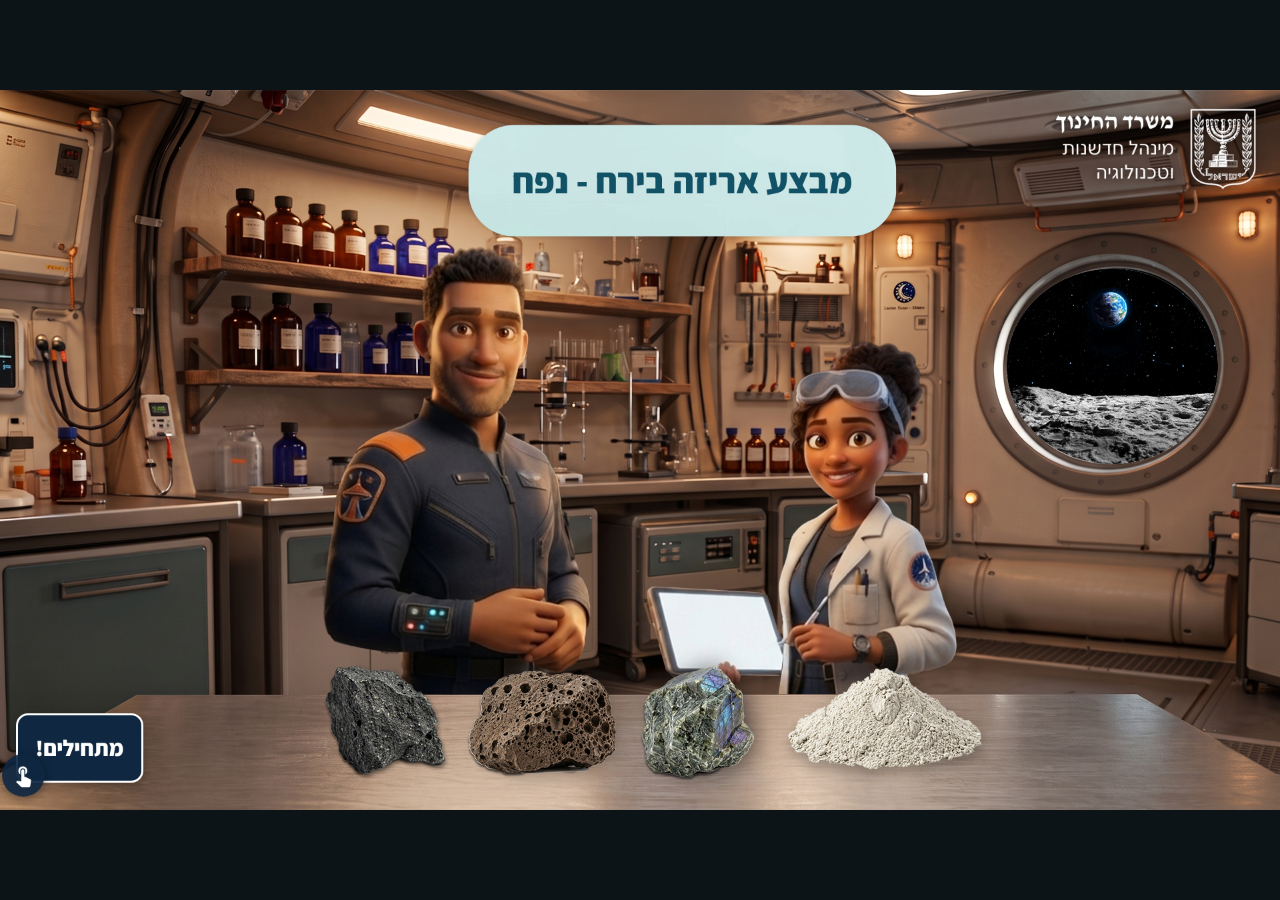
<file: index.html>
<!DOCTYPE html>
<html lang="he" dir="rtl">
<head>
  <meta charset="UTF-8">
  <meta name="viewport" content="width=device-width, initial-scale=1.0">
  <title>לומדת נפח — STEM</title>
  <link rel="stylesheet" href="styles.css">
</head>
<body>

<h1 class="sr-only">לומדת נפח — מדידת נפח בתחנת העגינה</h1>
<div id="app" class="stage" role="main" aria-label="לומדת נפח">

  <!-- ===== SCREEN 1 — opening title ===== -->
  <section class="screen active" data-screen="1" data-hide-fwd>
    <img class="screen-bg" src="assets/images/bg-1.png" alt="">
    <img class="video-logo" src="assets/images/logo-moe.png" alt="משרד החינוך – מינהל חדשנות וטכנולוגיה">
    <img src="assets/images/banner-1.png" alt=""
         style="position:absolute; left:0; top:0; width:1920px; height:1080px; z-index:5; pointer-events:none;">
    <div style="position:absolute; left:700px; top:50px; width:646px; height:171px; z-index:6;
                text-align:center; padding:0 14px; box-sizing:border-box;">
      <p style="margin:0; font-family:'Assistant',Arial,sans-serif; font-weight:800; font-size:54px;
                color:#125266; line-height:171px;">מבצע אריזה בירח - נפח</p>
    </div>
    <button class="methodbtn start-btn" type="button"
            onclick="document.getElementById('nav-fwd').click();"
            style="left:24px; top:935px; right:auto; bottom:auto; font-size:34px;">
      מתחילים!
    </button>
  </section>

  <!-- ===== SCREEN 2 — opening video (play-button start, synced captions, forward gated until watched) ===== -->
  <section class="screen" data-screen="2">
    <div class="smeta" data-type="video" data-gate="video" aria-hidden="false" hidden></div>
    <div class="videoscreen">
      <video class="video-el" src="assets/video/Chem1_Video1.mp4?v=5" playsinline preload="auto"></video>
      <button class="video-play" type="button" aria-label="נגן את הסרטון">▶</button>
      <div class="video-cap" data-vcap aria-live="polite"></div>
      <div class="vctrls" dir="ltr">
        <button class="vc-btn" type="button" data-play aria-label="נגן או השהה">▶</button>
        <span class="vc-time" data-cur>0:00</span>
        <input class="vc-seek" type="range" min="0" max="1000" value="0" step="1" data-seek aria-label="סרגל התקדמות">
        <span class="vc-time" data-dur>0:00</span>
        <button class="vc-btn vc-cc" type="button" data-cc aria-pressed="true" aria-label="הצגת כתוביות">CC</button>
        <button class="vc-btn" type="button" data-mute aria-label="השתקה">🔊</button>
        <input class="vc-vol" type="range" min="0" max="100" value="100" step="1" data-vol aria-label="עוצמת שמע">
        <button class="vc-btn" type="button" data-full aria-label="מסך מלא">⛶</button>
      </div>
    </div>
    <!-- captions as live text (translation-safe); times in seconds -->
    <div class="vcap-src" data-end="12.2" hidden>
      <span data-t="0.2">שלום וברוכים הבאים לתחנת העגינה!</span>
      <span data-t="3.1">רכב החלל פרק הרגע ארבע דגימות ירח שנאספו בשטח.</span>
      <span data-t="8.7">אלו פיסות היסטוריה מהירח.</span>
    </div>
  </section>

  <!-- ===== SCREENS 5-6 — sample explorer (narration + card reveal + flip cards) ===== -->
  <section class="screen" data-screen="3">
    <div class="smeta" data-type="content" data-gate="explore" aria-hidden="true" hidden></div>
    <img class="screen-bg" src="assets/images/bg-5b.jpg?v=1" alt="מעבדת ירח, ארבע דגימות סלע ירחי להיכרות">
    <audio src="assets/narration-2.mp3?v=2" preload="auto"></audio>
    <div class="bubble" data-reveal data-reveal-order="1" style="left:1364px; top:0px; width:556px; height:139px;">
      <img class="bubble__img" src="assets/images/bubble-5.png" alt="">
      <div class="bubble__text" style="top:6px; bottom:16px; padding:0 20px; font-size:34px;"><p style="white-space:nowrap;">לחצו על כל דגימה כדי לקבל מידע.</p></div>
    </div>

    <div class="card" data-order="1" data-key="mare" role="button" tabindex="0" aria-pressed="false" aria-label="בָּזֶלֶת מָארֶה - הפכו לפרטים" style="left:1419px; top:314px;">
      <div class="card__inner">
        <div class="card__face card__face--front">
          <img class="card__bg" src="assets/images/card-mare.png" alt=""><div class="card__name">בָּזֶלֶת מָארֶה</div>
        </div>
        <div class="card__face card__face--back">
          <img class="card__reverse" src="assets/images/card-reverse.png" alt="">
          <h3 class="card__title">בָּזֶלֶת מָארֶה</h3>
          <p class="card__desc">סלע געשי כהה, עשיר בברזל ומגנזיום, שנוצר מלבה שהתקררה על פני הירח. ממנו עשויים האזורים הכהים שעל הירח.</p>
        </div>
      </div>
    </div>
    <div class="card" data-order="2" data-key="vesic" role="button" tabindex="0" aria-pressed="false" aria-label="בָּזֶלֶת נַקְבּוּבִית - הפכו לפרטים" style="left:992px; top:314px;">
      <div class="card__inner">
        <div class="card__face card__face--front">
          <img class="card__bg" src="assets/images/card-vesic.png" alt=""><div class="card__name">בָּזֶלֶת נַקְבּוּבִית</div>
        </div>
        <div class="card__face card__face--back">
          <img class="card__reverse" src="assets/images/card-reverse.png" alt="">
          <h3 class="card__title">בָּזֶלֶת נַקְבּוּבִית</h3>
          <p class="card__desc">סלע בזלתי שיש בו חללים קטנים (״בועות״) שנוצרו כשגזים שהיו בתוך הלבה נלכדו בתוך הסלע בזמן התמצקות הלבה.</p>
        </div>
      </div>
    </div>
    <div class="card" data-order="3" data-key="anor" role="button" tabindex="0" aria-pressed="false" aria-label="אָנוֹרְתוֹזִיט - הפכו לפרטים" style="left:565px; top:314px;">
      <div class="card__inner">
        <div class="card__face card__face--front">
          <img class="card__bg" src="assets/images/card-anor.png" alt=""><div class="card__name">אָנוֹרְתוֹזִיט</div>
        </div>
        <div class="card__face card__face--back">
          <img class="card__reverse" src="assets/images/card-reverse.png" alt="">
          <h3 class="card__title">אָנוֹרְתוֹזִיט</h3>
          <p class="card__desc">סלע גבישי בהיר מאוד שנוצר בתקופה קדומה ושממנו בנויות רוב הרמות הגבוהות של הירח (האזורים הבהירים).</p>
        </div>
      </div>
    </div>
    <div class="card" data-order="4" data-key="regolith" role="button" tabindex="0" aria-pressed="false" aria-label="רֶגוֹלִית אָבָק יְרֵחִי - הפכו לפרטים" style="left:138px; top:314px;">
      <div class="card__inner">
        <div class="card__face card__face--front">
          <img class="card__bg" src="assets/images/card-regolith.png?v=4" alt=""><div class="card__name">רֶגוֹלִית - אָבָק יְרֵחִי</div>
        </div>
        <div class="card__face card__face--back">
          <img class="card__reverse" src="assets/images/card-reverse.png" alt="">
          <h3 class="card__title">רֶגוֹלִית - אָבָק יְרֵחִי</h3>
          <p class="card__desc">השכבה העליונה של פני הירח, שמורכבת מאבק, גרגרי סלע ושברי אבנים קטנים שנוצרו במשך מיליארדי שנים מפגיעות של מטאוריטים.</p>
        </div>
      </div>
    </div>

    <!-- narration player bar (accessibility: play/pause control + on-screen text alternative) -->
    <div class="player">
      <div class="player__ctrls">
        <button class="player__btn" type="button" data-pp aria-label="נגן או השהה את הקריינות">▶</button>
        <button class="player__btn player__btn--sec" type="button" data-replay aria-label="נגן מחדש">↻</button>
      </div>
      <p class="player__cap" data-cap aria-live="polite"></p>
    </div>
  </section>

  <!-- ===== mission briefing video (Gal + Shira talking heads) — placed after the sample explorer ===== -->
  <section class="screen" data-screen="4">
    <div class="smeta" data-type="video" data-gate="video" aria-hidden="true" hidden></div>
    <div class="videoscreen">
      <video class="video-el" src="assets/video/Video3.mp4?v=1" playsinline preload="auto"></video>
      <button class="video-play" type="button" aria-label="נגן את הסרטון">▶</button>
      <div class="video-cap" data-vcap aria-live="polite"></div>
      <div class="vctrls" dir="ltr">
        <button class="vc-btn" type="button" data-play aria-label="נגן או השהה">▶</button>
        <span class="vc-time" data-cur>0:00</span>
        <input class="vc-seek" type="range" min="0" max="1000" value="0" step="1" data-seek aria-label="סרגל התקדמות">
        <span class="vc-time" data-dur>0:00</span>
        <button class="vc-btn vc-cc" type="button" data-cc aria-pressed="true" aria-label="הצגת כתוביות">CC</button>
        <button class="vc-btn" type="button" data-mute aria-label="השתקה">🔊</button>
        <input class="vc-vol" type="range" min="0" max="100" value="100" step="1" data-vol aria-label="עוצמת שמע">
        <button class="vc-btn" type="button" data-full aria-label="מסך מלא">⛶</button>
      </div>
    </div>
    <!-- captions as live text (translation-safe); times in seconds -->
    <div class="vcap-src" data-end="22.38" hidden>
      <span data-t="0.0">המשימה שלנו היא למדוד ולתעד בדוח</span>
      <span data-t="2.22">את נתוני המסה והנפח של הדגימות</span>
      <span data-t="4.62">כדי שנוכל להתאים להן אריזות ולשלוח</span>
      <span data-t="6.92">אותן באופן בטוח לכדור הארץ</span>
      <span data-t="8.98">יש לדייק במדידות!</span>
      <span data-t="11.28">אריזה קטנה מדי לא תיסגר</span>
      <span data-t="13.44">ובאריזה גדולה מדי הדגימה תטלטל ותישבר בטיסה.</span>
      <span data-t="17.02">ההתאמה חייבת להיות מושלמת.</span>
      <span data-t="20.09">הצוות מוכן להתחיל?</span>
    </div>
  </section>

  <!-- ===== SCREEN 9 — content ===== -->
  <section class="screen" data-screen="5">
    <div class="smeta" data-type="content" aria-hidden="true" hidden></div>
    <img class="screen-bg" src="assets/images/bg-9.jpg?v=2"
         alt="שירה במעבדה מציגה שלוש דגימות: סלע, כלי מים ושפופרת גז">
    <div class="bubble" data-reveal data-reveal-order="0" style="left:0; top:0; width:1920px; height:1080px;">
      <img class="bubble__img" src="assets/images/bubble-9.png" alt="">
      <div class="bcap" style="left:845px; top:20px; width:1040px; height:145px; font-size:36px;">
        <p>לפני שניגש למכשירי המדידה, בואו נוודא שאנחנו מבינים אילו נתונים נרצה למדוד. נתחיל בנפח. <b>נפח הוא המקום שגוף או חומר תופסים במרחב.</b></p>
      </div>
    </div>
  </section>

  <!-- ===== SCREEN 10 — question Q1 (sentence-length options) ===== -->
  <section class="screen" data-screen="6">
    <div class="smeta" data-type="question" data-qid="q1" data-answer="4" data-points="12.5" data-fb-correct="תפיסת מקום במרחב (נפח) היא תכונה של כל חומר בטבע. לא משנה אם הוא מוצק וקשיח כמו סלע, נוזל שזורם כמו מים או גז שקוף ובלתי נראה – כולם תופסים מקום." data-fb-incorrect="תפיסת מקום במרחב (נפח) היא תכונה של כל חומר בטבע. לא משנה אם הוא מוצק וקשיח כמו סלע, נוזל שזורם כמו מים או גז שקוף ובלתי נראה – כולם תופסים מקום." aria-hidden="true" hidden></div>
    <img class="screen-bg" src="assets/images/bg-10.jpg"
         alt="שאלה 1: שלושה כלים על השולחן — צלחת עם סלע, כלי מים ושפופרת גז">
    <ol class="qprogress" data-active="1" data-total="8" aria-label="התקדמות בשאלות" style="left:1266px; top:42px;"></ol>
    <div class="qstem" style="left:284px; top:170px; width:772px;">
      <h2>שאלה 1:</h2>
      <p>על השולחן מונחים שלושה כלים: צלחת שעליה מונח סלע, כלי זכוכית המכיל מים ושפורפרת המכילה גז מסביבת הירח.</p>
      <p class="q-bold">איזה מהם תופס מקום במרחב?</p>
      <p class="q-bold">סמנו את התשובה הנכונה.</p>
    </div>
    <ul class="options options--dots" role="radiogroup" aria-label="אפשרויות תשובה"
        style="left:290px; top:455px; width:764px;">
      <li class="option" role="radio" tabindex="0" data-value="1"><span class="dot"></span><span class="lbl">רק החומר המוצק – הסלע.</span></li>
      <li class="option" role="radio" tabindex="0" data-value="2"><span class="dot"></span><span class="lbl">רק החומר המוצק והחומר הנוזלי – הסלע והמים.</span></li>
      <li class="option" role="radio" tabindex="0" data-value="3"><span class="dot"></span><span class="lbl">רק החומר הנוזלי והגז – המים והגז.</span></li>
      <li class="option" role="radio" tabindex="0" data-value="4"><span class="dot"></span><span class="lbl">כל שלושת החומרים – לכל חומר בטבע, בכל מצב צבירה, יש נפח.</span></li>
    </ul>
    <button class="btn--check check-btn" type="button" aria-label="בדיקה" hidden
            style="left:905px; top:704px; width:162px; height:106px;">
      <img src="assets/images/check-button.png" alt="">
    </button>
    <div class="feedback" role="status" aria-live="polite"
         style="left:50%; top:715px; width:1100px; bottom:auto; transform:translateX(-50%);" hidden>
      <p class="feedback__title"></p>
      <p class="feedback__body"></p>
    </div>
  </section>

  <!-- ===== SCREEN 12 — gas has volume (syringe) ===== -->
  <section class="screen" data-screen="7">
    <div class="smeta" data-type="content" aria-hidden="true" hidden></div>
    <img class="screen-bg" src="assets/images/bg-12.jpg"
         alt="ידיים אוחזות מזרק אטום מלא באוויר, הדגמה שלגז יש נפח">
    <div class="bubble" data-reveal data-reveal-order="0" style="left:0; top:0; width:1920px; height:1080px;">
      <img class="bubble__img" src="assets/images/bubble-12.png" alt="">
      <div class="bcap" style="left:836px; top:50px; width:1030px; font-size:36px; text-align:right; display:block;">
        <p>גם לגז יש נפח. הוא תופס מקום במרחב, גם אם איננו רואים אותו. המזרק אטום ומלא באוויר. כשנלחץ על הבוכנה לא נצליח לדחוף אותה עד הסוף בגלל התנגדות האוויר שבמזרק. כלומר, האוויר הכלוא בו תופס מקום.</p>
      </div>
    </div>
  </section>

  <!-- ===== SCREEN 13 — content ===== -->
  <section class="screen" data-screen="8">
    <div class="smeta" data-type="content" aria-hidden="true" hidden></div>
    <img class="screen-bg" src="assets/images/bg-13.jpg?v=3"
         alt="שירה במעבדת ירח, לצידה משורה מדורגת ודגימת סלע אנורתוזיט על השולחן">
    <div class="bubble" data-reveal data-reveal-order="0" style="left:490px; top:118px; width:560px; height:260px;">
      <img class="bubble__img" src="assets/images/bubble-13.png" alt="">
      <div class="bcap" style="left:38px; top:30px; width:475px; height:165px; font-size:36px;">
        <p>לדגימות הסלעים אין צורה הנדסית מוגדרת, לכן נשתמש בשיטת "דחיקת מים" כדי לחשב את נפחן.</p>
      </div>
    </div>
  </section>

  <!-- ===== SCREEN 14 — applet ===== -->
  <section class="screen" data-screen="9">
    <div class="smeta" data-type="applet" data-gate="applet" aria-hidden="true" hidden></div>
    <img class="screen-bg" src="assets/images/bg-14.jpg?v=4"
         alt="מעבדת ירח, בועית הסבר של שירה ולוח היישומון למדידת נפח בדחיקת מים">
    <img class="avatar" src="assets/images/avatar-shira-psd.png" alt="שירה" data-reveal data-hold
         style="left:1637px; top:52px; width:190px; height:189px;">
    <div class="bubble" data-reveal data-hold data-reveal-order="0" style="left:0; top:0; width:1920px; height:1080px;">
      <img class="bubble__img" src="assets/images/bubble-14.png" alt="">
      <div class="bcap" style="left:430px; top:40px; width:1174px; height:167px;">
        <p>לפני הכנסת הסלע, נפח המים במשורה הוא 80 מ"ל. כשמכניסים את הסלע למים הוא תופס מקום, ולכן מפלס המים עולה. הנפח המשותף של המים והסלע יחד הגיע ל-110 מ"ל. ההפרש בין המפלסים הוא 30 מ"ל, וזהו בעצם הנפח של הסלע.</p>
      </div>
    </div>
    <iframe class="applet-frame" src="applets/displacement.html?v=3"
            title="יישומון: מדידת נפח באמצעות דחיקת מים" allowtransparency="true" scrolling="no"
            style="left:0; top:0; width:1920px; height:1080px;"></iframe>
  </section>

  <!-- ===== SCREENS 15-16 — measurement montage video (Gal measures, porous basalt floats, Shira proposes weight method) ===== -->
  <section class="screen" data-screen="10">
    <div class="smeta" data-type="video" data-gate="video" aria-hidden="true" hidden></div>
    <div class="videoscreen">
      <video class="video-el" src="assets/video/Chem1_Video4_Final.mp4?v=1" playsinline preload="auto"></video>
      <button class="video-play" type="button" aria-label="נגן את הסרטון">▶</button>
      <div class="video-cap" data-vcap aria-live="polite"></div>
      <div class="vctrls" dir="ltr">
        <button class="vc-btn" type="button" data-play aria-label="נגן או השהה">▶</button>
        <span class="vc-time" data-cur>0:00</span>
        <input class="vc-seek" type="range" min="0" max="1000" value="0" step="1" data-seek aria-label="סרגל התקדמות">
        <span class="vc-time" data-dur>0:00</span>
        <button class="vc-btn vc-cc" type="button" data-cc aria-pressed="true" aria-label="הצגת כתוביות">CC</button>
        <button class="vc-btn" type="button" data-mute aria-label="השתקה">🔊</button>
        <input class="vc-vol" type="range" min="0" max="100" value="100" step="1" data-vol aria-label="עוצמת שמע">
        <button class="vc-btn" type="button" data-full aria-label="מסך מלא">⛶</button>
      </div>
    </div>
    <!-- captions as live text (translation-safe); times in seconds. Empty span at 12.4 clears during the float beat -->
    <div class="vcap-src" data-end="22.92" hidden>
      <span data-t="0.0">יופי, הצוות סיים למדוד בשיטה זו את נפח הדגימות</span>
      <span data-t="3.08">של סלע האנורתוזיט ושל סלע הבזלת מארה</span>
      <span data-t="6.16">נוסיף את התוצאות לדוח הנתונים</span>
      <span data-t="8.84">נעבור למדידת נפח סלע הבזלת הנקבובית.</span>
      <span data-t="12.72">דגימת הבזלת הנקבובית צפה על פני המים</span>
      <span data-t="15.78">אי אפשר למדוד כך את נפחה</span>
      <span data-t="17.97">נשתמש בשיטה עקיפה עם משקולת</span>
      <span data-t="20.52">אנחנו צריכים לבנות תהליך מדידה מבוקר</span>
    </div>
  </section>

  <!-- ===== SCREEN 17 — question Q2א (drag to order measurement steps) ===== -->
  <section class="screen" data-screen="11">
    <div class="smeta" data-type="question" data-qid="q2a" data-points="6.25" data-fb-correct="סידרתם את שלבי תהליך המדידה וראיתם כיצד ניתן למדוד נפח של דגימה נקבובית שצפה על פני המים." data-fb-incorrect="לא מדויק. הנה הסדר הנכון: תחילה מודדים את נפח המשקולת לבדה, אחר כך מצמידים אליה את הדגימה ומודדים את הנפח המשותף, ולבסוף מחסרים את נפח המשקולת כדי לקבל את נפח הדגימה." aria-hidden="true" hidden></div>
    <img class="screen-bg" src="assets/images/bg-17.jpg"
         alt="שאלה 2א: גררו את שלבי מדידת הנפח לסדר הנכון">
    <ol class="qprogress" data-active="2" data-total="8" aria-label="התקדמות בשאלות" style="left:1266px; top:42px;"></ol>

    <button class="methodbtn" type="button" data-modal="fb-modal-11">המחשה למדידת נפח<br>של גוף צף</button>

    <div class="qstem" style="left:511px; top:178px; width:1254px;">
      <h2>שאלה 2א:</h2>
      <p>עזרו לשירה וגל לסדר את שלבי תהליך מדידת הנפח של דגימת הבזלת הנקבובית.</p>
      <p class="q-bold">גררו את הפעולות למקומן המתאים בטבלה:</p>
    </div>

    <div class="dhead" style="left:1150px; top:400px; width:400px; text-align:center;">הפעולה (ה-"איך")</div>
    <div class="dhead" style="left:1650px; top:400px; width:100px; text-align:center;">סדר</div>

    <div class="dslot" data-slot="1" data-accept="1,2" style="left:1051px; top:472px;"></div>
    <div class="dstep" style="left:1650px; top:510px; width:110px; text-align:center;">שלב 1</div>
    <div class="dslot" data-slot="2" data-accept="1,2" style="left:1051px; top:606px;"></div>
    <div class="dstep" style="left:1650px; top:644px; width:110px; text-align:center;">שלב 2</div>
    <div class="dslot" data-slot="3" data-accept="3" style="left:1051px; top:740px;"></div>
    <div class="dstep" style="left:1650px; top:778px; width:110px; text-align:center;">שלב 3</div>

    <div class="dcard" data-card="2" style="left:410px; top:472px;">הצמדת הדגימה למשקולת ומדידת הנפח המשותף.</div>
    <div class="dcard" data-card="3" style="left:410px; top:606px;">חיסור נפח המשקולת מהנפח המשותף.</div>
    <div class="dcard" data-card="1" style="left:410px; top:740px;">מדידת נפח המשקולת לבדה.</div>

    <button class="btn--check check-btn" type="button" aria-label="בדיקה" hidden
            style="left:210px; top:760px; width:162px; height:106px;">
      <img src="assets/images/check-button.png" alt="">
    </button>
    <div class="feedback feedback--left" role="status" aria-live="polite"
         style="left:398px; top:472px; width:600px; height:366px; bottom:auto; transform:none;" hidden>
      <p class="feedback__title"></p>
      <p class="feedback__body"></p>
    </div>

    <!-- method popup: floating-body applet -->
    <div class="modal" id="fb-modal-11" hidden>
      <div class="modal__box">
        <button class="modal__close" type="button" aria-label="סגור">✕</button>
        <iframe src="applets/floating-body.html?v=2" title="יישומון: נפח גוף צף" allowtransparency="true"></iframe>
      </div>
    </div>
  </section>

  <!-- ===== SCREEN 19 — question Q2ב (drag reason to each step) + method popup ===== -->
  <section class="screen" data-screen="12">
    <div class="smeta" data-type="question" data-qid="q2b" data-points="6.25" data-fb-correct="הצלחתם להבין לא רק את סדר הפעולות במדידת הנפח, אלא גם את חשיבותן להבטחת הדיוק במדידה. במדע חשוב ה־&quot;למה&quot; (הנימוק לפעולה) לא פחות מה־&quot;איך&quot; (הפעולה עצמה)." data-fb-incorrect="חשוב להבין לא רק את סדר הפעולות במדידת הנפח, אלא גם את חשיבותן להבטחת הדיוק במדידה. במדע חשוב ה־&quot;למה&quot; (הנימוק לפעולה) לא פחות מה־&quot;איך&quot; (הפעולה עצמה)." aria-hidden="true" hidden></div>
    <img class="screen-bg" src="assets/images/bg-19.jpg"
         alt="שאלה 2ב: גררו את הנימוק המדעי המתאים לכל שלב מדידה">
    <ol class="qprogress" data-active="2" data-total="8" aria-label="התקדמות בשאלות" style="left:1266px; top:42px;"></ol>

    <button class="methodbtn" type="button" data-modal="fb-modal">המחשה למדידת נפח<br>של גוף צף</button>

    <div class="qstem" style="left:150px; top:165px; width:1615px;">
      <h2>שאלה 2ב:</h2>
      <p>במדע חשוב לבצע מדידות באופן מדויק ככל האפשר. הסבירו כיצד כל שלב בתהליך מדידת הנפח מסייע לשפר את דיוק תוצאת<br>המדידה. היעזרו ביישומון שממחיש <b>מדידת נפח של גוף צף</b>.</p>
      <p class="q-bold">גררו את הנימוק המתאים לכל אחד מהשלבים:</p>
    </div>

    <div class="dhead" style="left:1650px; top:424px; width:110px; text-align:center; font-size:30px;">סדר</div>
    <div class="dhead" style="left:1300px; top:424px; width:350px; text-align:center; font-size:30px;">הפעולה (ה-"איך")</div>
    <div class="dhead" style="left:745px; top:424px; width:555px; text-align:center; font-size:30px;">הנימוק המדעי (ה-"למה")</div>

    <!-- step rows: שלב label + fixed action + reason drop slot -->
    <div class="dstep" style="left:1650px; top:530px; width:110px; text-align:center;">שלב 1</div>
    <div class="dfixed" style="left:1300px; top:492px; width:350px; height:120px; font-size:30px;">מדידת נפח המשקולת לבדה.</div>
    <div class="dslot" data-slot="1" style="left:745px; top:492px; width:555px; height:120px;"></div>

    <div class="dstep" style="left:1650px; top:670px; width:110px; text-align:center;">שלב 2</div>
    <div class="dfixed" style="left:1300px; top:632px; width:350px; height:120px; font-size:30px;">הצמדת הדגימה למשקולת ומדידת הנפח המשותף.</div>
    <div class="dslot" data-slot="2" style="left:745px; top:632px; width:555px; height:120px;"></div>

    <div class="dstep" style="left:1650px; top:810px; width:110px; text-align:center;">שלב 3</div>
    <div class="dfixed" style="left:1300px; top:772px; width:350px; height:120px; font-size:30px;">חיסור נפח המשקולת מהנפח המשותף.</div>
    <div class="dslot" data-slot="3" style="left:745px; top:772px; width:555px; height:120px;"></div>

    <!-- reason cards (bank, far left, shuffled) -->
    <div class="dcard" data-card="2" style="left:180px; top:492px; width:555px; min-height:120px; font-size:30px;">המשקולת מבטיחה שהדגימה תשקע לחלוטין ותדחק נפח מים השווה לנפחה.</div>
    <div class="dcard" data-card="3" style="left:180px; top:632px; width:555px; min-height:120px; font-size:30px;">קבלת הנתון המדויק של "נפח הדגימה" בלבד עבור הדוח.</div>
    <div class="dcard" data-card="1" style="left:180px; top:772px; width:555px; min-height:120px; font-size:30px;">כדי שנוכל לחסר את נפח המשקולת מהתוצאה הסופית ולקבל נתון שמתייחס רק לדגימה.</div>

    <button class="btn--check check-btn" type="button" aria-label="בדיקה" hidden
            style="left:210px; top:820px; width:162px; height:106px;">
      <img src="assets/images/check-button.png" alt="">
    </button>
    <div class="feedback feedback--left" role="status" aria-live="polite"
         style="left:180px; top:492px; width:555px; height:400px; bottom:auto; transform:none;" hidden>
      <p class="feedback__title"></p>
      <p class="feedback__body"></p>
    </div>

    <!-- method popup: floating-body applet -->
    <div class="modal" id="fb-modal" hidden>
      <div class="modal__box">
        <button class="modal__close" type="button" aria-label="סגור">✕</button>
        <iframe src="applets/floating-body.html?v=2" title="יישומון: נפח גוף צף" allowtransparency="true"></iframe>
      </div>
    </div>
  </section>

  <!-- ===== SCREEN 22 — content ===== -->
  <section class="screen" data-screen="13">
    <div class="smeta" data-type="content" aria-hidden="true" hidden></div>
    <img class="screen-bg" src="assets/images/bg-22.png?v=2"
         alt="שירה מצביעה על המשורה שבה משקולת ודגימת סלע שקועות במים">
    <div class="bubble" data-reveal data-reveal-order="0" style="left:0; top:0; width:1920px; height:1080px;">
      <img class="bubble__img" src="assets/images/bubble-22.png" alt="">
      <div class="bcap" style="left:465px; top:166px; width:670px; height:275px; font-size:36px;">
        <p>ביצעתי את המדידה בדיוק לפי השלבים שקבעתם. תחילה מדדתי את המשקולת לבדה – נפחה הוא <span style="white-space:nowrap">15 מ"ל</span>. לאחר מכן קשרתי אליה את דגימת הסלע הצפה והשקעתי את שניהם יחד במים. הנפח המשותף של שניהם יחד הוא <span style="white-space:nowrap">50 מ"ל</span>.</p>
      </div>
    </div>
  </section>

  <!-- ===== SCREEN 23 — question Q3 (GOLD question pattern) ===== -->
  <section class="screen" data-screen="14">
    <div class="smeta" data-type="question" data-qid="q3" data-answer="3" data-points="12.5" data-fb-correct="כדי למצוא את נפח הדגימה בלבד, היינו צריכים להחסיר את נפח המשקולת מתוך הנפח המשותף." data-fb-incorrect="כדי למצוא את נפח הדגימה בלבד, היינו צריכים להחסיר את נפח המשקולת מתוך הנפח המשותף." aria-hidden="true" hidden></div>
    <img class="screen-bg" src="assets/images/bg-23.jpg"
         alt="לוח שאלה עם תמונת המשורה ובה משקולת ודגימת בזלת נקבובית">

    <ol class="qprogress" data-active="3" data-total="8"
        aria-label="התקדמות בשאלות" style="left:1266px; top:42px;"></ol>

    <div class="qstem" style="left:284px; top:186px; width:772px;">
      <h2>שאלה 3:</h2>
      <p>נפח המשקולת לבדה: 15 מ"ל. הנפח המשותף של המשקולת והדגימה: 50 מ"ל. עזרו לשירה לחשב מהו נפח דגימת הסלע הצפה בלבד.</p>
      <p class="q-bold">סמנו את התשובה הנכונה:</p>
    </div>

    <ul class="options options--dots options--short" role="radiogroup" aria-label="אפשרויות תשובה"
        style="left:290px; top:487px; width:764px;">
      <li class="option" role="radio" tabindex="0" data-value="1"><span class="dot"></span><span class="lbl">40 מ"ל</span></li>
      <li class="option" role="radio" tabindex="0" data-value="2"><span class="dot"></span><span class="lbl">55 מ"ל</span></li>
      <li class="option" role="radio" tabindex="0" data-value="3"><span class="dot"></span><span class="lbl">35 מ"ל</span></li>
      <li class="option" role="radio" tabindex="0" data-value="4"><span class="dot"></span><span class="lbl">15 מ"ל</span></li>
    </ul>

    <!-- check button: appears only after an answer is selected -->
    <button class="btn--check check-btn" type="button" aria-label="בדיקה" hidden
            style="left:905px; top:658px; width:162px; height:106px;">
      <img src="assets/images/check-button.png" alt="">
    </button>

    <div class="feedback" role="status" aria-live="polite"
         style="left:50%; top:700px; width:1100px; bottom:auto; transform:translateX(-50%);" hidden>
      <p class="feedback__title"></p>
      <p class="feedback__body"></p>
    </div>

    <!-- correct-answer report view: revealed on a correct answer; bg swaps to the empty
         bench (data-fb-bg). Regolith stays empty (—) — it is measured only later (screen 25). -->
    <div class="fb-report" hidden>
      <!-- panel = baked frame + cylinder (no text); Hebrew is live text overlaid on top,
           positioned to the baked bands so it stays translatable to Arabic (like screen 25) -->
      <div class="report-panel" style="left:1113px; top:352px; width:634px; height:375px;">
        <img class="report-panel__bg" src="assets/images/bg-23b.png?v=1" alt="">
        <div class="rp-title" style="left:30px; top:3px; width:362px; height:72px; line-height:72px;">דוח נתונים</div>
        <div class="rp-h rp-name" style="left:195px; top:75px; width:197px; height:47px; line-height:47px;">דגימת הסלע</div>
        <div class="rp-h rp-vol"  style="left:30px;  top:75px; width:165px; height:47px; line-height:47px;">נפח</div>
        <div class="rp-c rp-name" style="left:195px; top:122px; width:197px; height:48px; line-height:48px;">אָנוֹרְתוֹזִיט</div>
        <div class="rp-c rp-vol"  style="left:30px;  top:122px; width:165px; height:48px; line-height:48px;">30 מ"ל</div>
        <div class="rp-c rp-name" style="left:195px; top:170px; width:197px; height:47px; line-height:47px;">בָּזֶלֶת מָארֶה</div>
        <div class="rp-c rp-vol"  style="left:30px;  top:170px; width:165px; height:47px; line-height:47px;">33 מ"ל</div>
        <div class="rp-c rp-name" style="left:195px; top:217px; width:197px; height:47px; line-height:47px;">בָּזֶלֶת נַקְבּוּבִית</div>
        <div class="rp-c rp-vol"  style="left:30px;  top:217px; width:165px; height:47px; line-height:47px;">35 מ"ל</div>
        <div class="rp-c rp-name" style="left:195px; top:264px; width:197px; height:47px; line-height:47px;">רֶגוֹלִית</div>
        <div class="rp-c rp-vol"  style="left:30px;  top:264px; width:165px; height:47px; line-height:47px;">---</div>
      </div>
    </div>
  </section>

  <!-- ===== SCREEN 25 — concept diagram (body volume = material + voids) ===== -->
  <section class="screen" data-screen="15">
    <div class="smeta" data-type="content" aria-hidden="true" hidden></div>
    <img class="screen-bg" src="assets/images/bg-25.jpg?v=4"
         alt="מעבדת ירח, בועית של שירה ולוח ריק לתרשים המושגים">
    <img class="avatar" src="assets/images/shira-avatar.png" alt="שירה" style="left:1637px; top:52px; width:190px; height:189px;">
    <div class="bubble" data-reveal data-reveal-order="0" style="left:0; top:0; width:1920px; height:1080px;">
      <img class="bubble__img" src="assets/images/bubble-25.png" alt="">
      <div class="bcap" style="left:1072px; top:22px; width:546px; height:176px; font-size:35px;">
        <p>לבזלת הזו יש המון חללים פנימיים.<br>במקרה כזה, נבחין בין שני מושגים:</p>
      </div>
    </div>
    <!-- basalt figure (arrows/bracket overlay drawn first so the rock image paints over their tips) -->
    <img class="diagram" src="assets/images/diagram-25-arrows.png?v=3" data-reveal data-reveal-order="1" alt=""
         style="left:0; top:0; width:1920px; height:1080px;">
    <img class="diagram" src="assets/images/diagram-25-rocks-clean.png?v=1" data-reveal data-reveal-order="0"
         alt="שני סלעי בזלת נקבובית — סלע שלם וחתך שמראה את החללים הפנימיים"
         style="left:613px; top:467px; width:620px; height:275px;">
    <div class="eq" data-reveal data-reveal-order="0" style="left:175px; top:290px; width:1580px;">נפח החומר המוצק <span class="k">+</span> נפח החללים <span class="k">=</span> <span class="b">נפח הגוף</span></div>
    <div class="dlabel" data-reveal data-reveal-order="1" style="left:225px; top:560px; width:300px;"><b>נפח הגוף</b>המקום שהגוף כולו תופס במרחב (כולל ה"חורים" והחללים שבתוכו).</div>
    <div class="dlabel" data-reveal data-reveal-order="1" style="left:1405px; top:400px; width:300px;"><b>נפח החומר המוצק</b>המקום שתופס רק החומר הסלעי המוצק עצמו (ללא החללים).</div>
    <div class="dlabel" data-reveal data-reveal-order="1" style="left:1405px; top:600px; width:300px;">
      <b>נפח החללים</b>
      <button type="button" class="gloss-link" aria-expanded="false">שימו לב שמרבית החללים בסלע פנימיים ומנותקים מהסביבה החיצונית. <span class="gloss-link__icon" aria-hidden="true">ⓘ</span></button>
      <span class="gloss-tip" role="tooltip" hidden>כלומר, כשמשקיעים את הסלע במים, מים לא נכנסים אליהם.</span>
    </div>
  </section>

  <!-- ===== SCREEN 26 — question Q4 ===== -->
  <section class="screen" data-screen="16">
    <div class="smeta" data-type="question" data-qid="q4" data-answer="1" data-points="12.5" data-fb-correct="באחסון ואריזה, הנתון הקובע הוא המקום הכולל שהגוף תופס, כולל החללים שבתוכו." data-fb-incorrect="באחסון ואריזה, הנתון הקובע הוא המקום הכולל שהגוף תופס, כולל החללים שבתוכו." aria-hidden="true" hidden></div>
    <img class="screen-bg" src="assets/images/bg-26.jpg" alt="שאלה 4: תכנון קופסה לדגימת בזלת נקבובית">
    <ol class="qprogress" data-active="4" data-total="8" aria-label="התקדמות בשאלות" style="left:1266px; top:42px;"></ol>
    <div class="qstem" style="left:120px; top:170px; width:936px;">
      <h2>שאלה 4:</h2>
      <p>מדדנו את נפח הגוף של דגימת הבזלת הנקבובית ומצאנו שהוא 35 מ"ל.<br>נפח החומר הסלעי בלבד (ללא החללים) הוא 28 מ"ל.</p>
      <p class="q-bold">באיזה נתון גל צריך להשתמש כדי לתכנן קופסה שתתאים לגודל הסלע?</p>
      <p class="q-bold">סמנו את התשובה הנכונה:</p>
    </div>
    <ul class="options options--dots" role="radiogroup" aria-label="אפשרויות תשובה" style="left:120px; top:520px; width:936px;">
      <li class="option" role="radio" tabindex="0" data-value="1"><span class="dot"></span><span class="lbl">נפח הגוף השלם (35 מ"ל) - כי זה המקום שהדגימה כולה תופסת באחסון.</span></li>
      <li class="option" role="radio" tabindex="0" data-value="2"><span class="dot"></span><span class="lbl">נפח החומר הסלעי (28 מ"ל) - כי רק החומר המוצק חשוב.</span></li>
      <li class="option" role="radio" tabindex="0" data-value="3"><span class="dot"></span><span class="lbl">נפח החללים שבסלע (7 מ"ל) - כי צריך להשאיר מקום לאוויר.</span></li>
      <li class="option" role="radio" tabindex="0" data-value="4"><span class="dot"></span><span class="lbl">ממוצע של שני הנתונים (31.5 מ"ל) - כדי להיות בטוחים.</span></li>
    </ul>
    <button class="btn--check check-btn" type="button" aria-label="בדיקה" hidden style="left:905px; top:800px; width:162px; height:106px;"><img src="assets/images/check-button.png" alt=""></button>
    <div class="feedback" role="status" aria-live="polite" style="left:50%; top:811px; width:1100px; bottom:auto; transform:translateX(-50%);" hidden>
      <p class="feedback__title"></p><p class="feedback__body"></p>
    </div>
  </section>

  <!-- ===== SCREEN 28 — dialogue (Gal left, Shira right) ===== -->
  <section class="screen" data-screen="17">
    <div class="smeta" data-type="content" data-gate="dialogue" aria-hidden="true" hidden></div>
    <img class="screen-bg" src="assets/images/bg-28.jpg?v=2"
         alt="גל ושירה משוחחים על נתון נפח החללים בסלע">
    <div class="bubble" data-reveal data-reveal-order="0" style="left:0; top:0; width:1920px; height:1080px;">
      <img class="bubble__img" src="assets/images/bubble-28L.png" alt="">
      <div class="bcap" style="left:300px; top:207px; width:490px; height:190px;"><p>שירה, ראיתי שחישבת ומצאת שנפח החללים בסלע הוא 7 מ"ל. אכתוב בדוח המדעי שבתוך הסלע כלוא גז מהירח בנפח של 7 מ"ל.</p></div>
    </div>
    <div class="bubble" data-reveal data-reveal-order="1" data-reveal-delay="3000" style="left:0; top:0; width:1920px; height:1080px;">
      <img class="bubble__img" src="assets/images/bubble-28R.png" alt="">
      <div class="bcap" style="left:1245px; top:290px; width:490px; height:190px;"><p>חכה רגע, גל. בוא נחשוב כמו מדענים. האם הנתון שלפיו נפח החללים בסלע שווה ל-7 מ"ל, מאפשר לנו לקבוע בוודאות כי בסלע כלוא גז מהירח?</p></div>
    </div>
  </section>

  <!-- ===== SCREEN 29 — question Q5 ===== -->
  <section class="screen" data-screen="18">
    <div class="smeta" data-type="question" data-qid="q5" data-answer="2" data-points="12.5" data-fb-correct="חשוב להבין את ההבדל בין המדידה לבין הפרשנות שלה. הנתון של 7 מ&quot;ל הוא ראיה מדעית לקיומם של חללים בסלע, אך הוא אינו מאפשר לנו להסיק מה נמצא בתוכם. במדע, מסקנה חייבת להיות מבוססת ישירות על הראיות שבידינו. כדי לקבוע שיש שם גז, נזדקק לראיות נוספות ממכשירי מדידה אחרים." data-fb-incorrect="חשוב להבין את ההבדל בין המדידה לבין הפרשנות שלה. הנתון של 7 מ&quot;ל הוא ראיה מדעית לקיומם של חללים בסלע, אך הוא אינו מאפשר לנו להסיק מה נמצא בתוכם. במדע, מסקנה חייבת להיות מבוססת ישירות על הראיות שבידינו. כדי לקבוע שיש שם גז, נזדקק לראיות נוספות ממכשירי מדידה אחרים." aria-hidden="true" hidden></div>
    <img class="screen-bg" src="assets/images/bg-29.jpg" alt="שאלה 5: האם יש גז כלוא בחללי הסלע">
    <img class="q5-rock-img" src="assets/images/diagram-25-new.png?v=1" alt="שני סלעי בזלת נקבובית — שלם וחתך המראה חללים פנימיים"
         style="position:absolute; left:1120px; top:352px; width:630px; height:362px; border-radius:14px;">
    <ol class="qprogress" data-active="5" data-total="8" aria-label="התקדמות בשאלות" style="left:1266px; top:42px;"></ol>
    <div class="qstem" style="left:284px; top:170px; width:772px;">
      <h2>שאלה 5:</h2>
      <p>גל טוען שבתוך הסלע כלוא גז מהירח בנפח 7 מ"ל. האם הטענה של גל מבוססת מדעית על סמך הנתון הקיים?</p>
      <p class="q-bold">סמנו את התשובה הנכונה:</p>
    </div>
    <ul class="options options--dots" role="radiogroup" aria-label="אפשרויות תשובה" style="left:290px; top:430px; width:764px;">
      <li class="option" role="radio" tabindex="0" data-value="1"><span class="dot"></span><span class="lbl">כן, מכיוון שהסלע נמצא על הירח, ברור שהחללים שבתוכו חייבים להיות מלאים בגז ירחי.</span></li>
      <li class="option" role="radio" tabindex="0" data-value="2"><span class="dot"></span><span class="lbl">לא, הנתון מוכיח שיש חללים בנפח של 7 מ"ל, אך לא ניתן להסיק מכך שבחללים יש גז כלוא.</span></li>
      <li class="option" role="radio" tabindex="0" data-value="3"><span class="dot"></span><span class="lbl">כן, מכיוון שחישוב הנפח (35 מ"ל פחות 28 מ"ל) הוא מדויק, המסקנה לגבי הגז הכלוא חייבת להיות נכונה.</span></li>
      <li class="option" role="radio" tabindex="0" data-value="4"><span class="dot"></span><span class="lbl">לא, אי אפשר להסיק מסקנה מהנתון הקיים עד שלא נמדוד את הנפח של הסלע פעם נוספת.</span></li>
    </ul>
    <button class="btn--check check-btn" type="button" aria-label="בדיקה" hidden style="left:250px; top:815px; width:162px; height:106px;"><img src="assets/images/check-button.png" alt=""></button>
    <div class="feedback" role="status" aria-live="polite" style="left:50%; top:810px; width:1300px; bottom:auto; transform:translateX(-50%);" hidden>
      <p class="feedback__title"></p><p class="feedback__body"></p>
    </div>

    <!-- "did you know" popup: floats in with the feedback, above the rock image.
         info-17.png is the bubble+lightbulb only; the Hebrew is live text (translatable). -->
    <div class="fb-extra info-pop" style="left:1131px; top:155px; width:603px; height:258px;" hidden>
      <img class="info-pop__bg" src="assets/images/info-17.png?v=1" alt="">
      <div class="info-pop__title" style="left:25px; top:48px; width:415px;">הידעת</div>
      <div class="info-pop__body" style="left:25px; top:114px; width:455px; font-size:33px;">בבדיקת סלעי בזלת נקבוביים מהירח גילו מדענים שרוב הנקבוביות רֵיקוֹת מחומר <span style="white-space:nowrap">(רִיק -ואקום כמעט מוחלט).</span></div>
    </div>
  </section>

  <!-- ===== SCREEN 31 — dialogue (regolith) + microscope view ===== -->
  <section class="screen" data-screen="19">
    <div class="smeta" data-type="content" aria-hidden="true" hidden></div>
    <img class="screen-bg" src="assets/images/bg-31.jpg?v=6"
         alt="גל ושירה דנים ברגולית (אבק הירח) הנשפך לכוס; תמונת מיקרוסקופ של גרגרי הסלע">
    <div class="bubble" data-reveal data-reveal-order="0" style="left:0; top:0; width:1920px; height:1080px;">
      <img class="bubble__img" src="assets/images/bubble-31R.png" alt="">
      <div class="btext" style="left:814px; top:72px; width:660px;">
        <p>הגענו לדגימה האחרונה – הרֶגוֹלִית (אבק הירח).<br>החומר נשפך ומקבל את צורת הכלי ממש כמו מים.<br>לדעתי זהו נוזל, אפשר פשוט למזוג אותו למשורה ריקה<br>ולמדוד את נפחו.</p>
      </div>
    </div>
    <div class="bubble" data-reveal data-reveal-order="1" style="left:0; top:0; width:1920px; height:1080px;">
      <img class="bubble__img" src="assets/images/bubble-31L.png" alt="">
      <div class="btext" style="left:405px; top:312px; width:631px;">
        <p>חכה רגע, גל. בוא נסתכל מקרוב.<br>כל גרגר אבק הוא למעשה פיסת סלע קטנה וקשיחה.<br>העובדה שהאבקה נשפכת לא הופכת אותה לנוזל.</p>
      </div>
    </div>
    <div class="mlabel" data-reveal data-reveal-order="2" style="left:169px; top:803px; width:156px;">
      <p>מבט מבעד<br>למיקרוסקופ</p>
    </div>
  </section>

  <!-- ===== SCREEN 32 — question Q6 (multi-select: regolith state of matter) ===== -->
  <section class="screen" data-screen="20">
    <div class="smeta" data-type="question" data-qid="q6" data-answer="2,3,5" data-points="12.5" data-multi="true" data-fb-correct="אבקה היא מוצק גרגירי. היא נשפכת ומקבלת את צורת הכלי, אבל כל גרגר בה הוא מוצק שצורתו אינה משתנה לצורת הכלי (ולכן ניתן לדחוס את האבקה עד לגבול מסוים). נפח של אבקה ניתן למדוד במשורה – הנפח הנמדד כולל את גרגרי האבקה ואת הרווחים שביניהם." data-fb-incorrect="אבקה היא מוצק גרגירי. היא נשפכת ומקבלת את צורת הכלי, אבל כל גרגר בה הוא מוצק שצורתו אינה משתנה לצורת הכלי (ולכן ניתן לדחוס את האבקה עד לגבול מסוים). נפח של אבקה ניתן למדוד במשורה – הנפח הנמדד כולל את גרגרי האבקה ואת הרווחים שביניהם." aria-hidden="true" hidden></div>
    <img class="screen-bg" src="assets/images/bg-32-patched.jpg?v=1"
         alt="שאלה 6: לוח שאלה עם תמונת רגולית (אבן וגרגרים) ותקריב מיקרוסקופ">
    <!-- rock/powder photo as its own overlay (not baked into the bg) so it can rise
         to the top of the frame once feedback is showing, per screen convention -->
    <img class="q6-rock-panel" src="assets/images/bg-32-rock-panel.png?v=1" alt="תקריב על גרגרי הרגולית ואבקת הרגולית"
         style="position:absolute; left:1118px; top:350px; width:634px; height:368px;">

    <ol class="qprogress" data-active="6" data-total="8"
        aria-label="התקדמות בשאלות" style="left:1266px; top:42px;"></ol>

    <div class="qstem" style="left:55px; top:180px; width:1050px;">
      <h2>שאלה 6:</h2>
      <p>עזרו לגל ושירה להחליט: מהו מצב הצבירה של אבקת הרגולית, וכיצד נמדוד<br>את נפחה. לפניכם מספר היגדים המתארים את הרגולית.</p>
      <p class="q-bold">סמנו את כל ההיגדים הנכונים:</p>
    </div>

    <ul class="options options--dots options--checks" role="group" aria-label="היגדים"
        style="left:284px; top:392px; width:772px; font-size:25px; gap:12px;">
      <li class="option" role="checkbox" tabindex="0" aria-checked="false" data-value="1"><span class="dot"></span><span class="lbl">הרגולית היא חומר נוזלי, מכיוון שהיא נשפכת ומקבלת את צורת הכלי.</span></li>
      <li class="option" role="checkbox" tabindex="0" aria-checked="false" data-value="2"><span class="dot"></span><span class="lbl">הרגולית היא חומר מוצק - למרות שהיא נשפכת, היא מורכבת מגרגרים קשיחים שאינם משנים את צורתם לצורת הכלי.</span></li>
      <li class="option" role="checkbox" tabindex="0" aria-checked="false" data-value="3"><span class="dot"></span><span class="lbl">אם נדחס את גרגרי הרגולית במשורה, הנפח הנמדד של האבקה יקטן.</span></li>
      <li class="option" role="checkbox" tabindex="0" aria-checked="false" data-value="4"><span class="dot"></span><span class="lbl">כשמודדים נפח של אבקה (כמו הרגולית) במשורה - הנפח הנמדד הוא הנפח של הגרגרים בלבד, ללא הרווחים.</span></li>
      <li class="option" role="checkbox" tabindex="0" aria-checked="false" data-value="5"><span class="dot"></span><span class="lbl">כשמודדים נפח של אבקה (כמו הרגולית) במשורה - חלק מהנפח הנמדד הוא הרווחים שבין גרגרי האבקה.</span></li>
    </ul>

    <button class="btn--check check-btn" type="button" aria-label="בדיקה" hidden
            style="left:250px; top:815px; width:162px; height:106px;">
      <img src="assets/images/check-button.png" alt="">
    </button>

    <!-- feedback scrunches into a compact panel under the (now-raised) rock photo,
         matching its width, instead of the usual full-width bottom popup -->
    <div class="feedback feedback--left" role="status" aria-live="polite"
         style="left:1118px; top:570px; width:634px; height:300px; bottom:auto; transform:none;" hidden>
      <p class="feedback__title"></p>
      <p class="feedback__body" style="font-size:28px; line-height:1.35;"></p>
    </div>
  </section>

  <!-- ===== SCREEN 34 — dialogue (Gal finds the flask; Shira: need to calibrate) ===== -->
  <section class="screen" data-screen="21">
    <div class="smeta" data-type="content" data-gate="dialogue" aria-hidden="true" hidden></div>
    <img class="screen-bg" src="assets/images/bg-34-newer.jpg"
         alt="גל מציג בקבוק ארלנמאייר לשירה שאוחזת במשורה; שיחה על כיול">
    <div class="bubble" data-reveal data-reveal-order="0" style="left:0; top:0; width:1920px; height:1080px;">
      <img class="bubble__img" src="assets/images/bubble-34-gal1.png" alt="">
      <div class="bcap" style="left:1291px; top:240px; width:480px; height:150px;"><p>שירה, מצאתי את הבקבוק הזה,<br>אולי אוכל לעזור לך<br>במדידת הנפחים של הרגולית?</p></div>
    </div>
    <div class="bubble" data-reveal data-reveal-order="1" data-reveal-delay="2000" style="left:0; top:0; width:1920px; height:1080px;">
      <img class="bubble__img" src="assets/images/bubble-34-shira.png" alt="">
      <div class="bcap" style="left:205px; top:300px; width:445px; height:106px;"><p>אני אשמח, אבל לפני כן נצטרך<br>לכייל את הבקבוק שמצאת.</p></div>
    </div>
    <div class="bubble" data-reveal data-reveal-order="2" data-reveal-delay="4000" style="left:0; top:0; width:1920px; height:1080px;">
      <img class="bubble__img" src="assets/images/bubble-34-gal2.png" alt="">
      <div class="bcap" style="left:1295px; top:550px; width:380px; height:66px;"><p>מה זה <b>לכייל</b>?</p></div>
    </div>
  </section>

  <!-- ===== SCREEN 35 — calibration explanation (Shira) ===== -->
  <section class="screen" data-screen="22">
    <div class="smeta" data-type="content" aria-hidden="true" hidden></div>
    <img class="screen-bg" src="assets/images/bg-35.jpg?v=3"
         alt="שירה מסבירה מהו כיול, לצד בקבוק ארלנמאייר וכיתוב הסבר">
    <img class="avatar" src="assets/images/shira-avatar.png" alt="שירה" style="left:1637px; top:52px; width:190px; height:189px;">
    <div class="bubble" data-reveal data-reveal-order="0" style="left:0; top:0; width:1920px; height:1080px;">
      <img class="bubble__img" src="assets/images/bubble-35.png" alt="">
      <div class="bcap" style="left:575px; top:50px; width:1004px; height:120px;">
        <p><b>כיול</b> הוא הפעולה של הפיכת כלי ל<b>כלי מדידה</b>. כדי להפוך את הבקבוק שהבאת<br>לכלי מדידה נצטרך להוסיף לו שְׁנָתוֹת (קווים) שיסמנו את הנפח בתוך הכלי.</p>
      </div>
    </div>
    <div class="bubble" data-reveal data-reveal-order="1" style="left:0; top:0; width:1920px; height:1080px;">
      <img class="bubble__img" src="assets/images/label-35.png" alt="">
      <div class="callout" style="left:296px; top:660px; width:516px; height:148px;">
        <p>בקבוק קוני – ארלנמאייר:<br>כלי בעל צורה משתנה, רחב בבסיס ונעשה צר לכיוון הקצה.</p>
      </div>
    </div>
  </section>

  <!-- ===== SCREEN 36 — calibration applet ===== -->
  <section class="screen" data-screen="23">
    <div class="smeta" data-type="applet" aria-hidden="true" hidden></div>
    <img class="screen-bg" src="assets/images/bg-36.jpg?v=2"
         alt="מעבדת ירח מוחשכת, בועית הנחיה של שירה ולוח היישומון לכיול הארלנמאייר">
    <img class="avatar" src="assets/images/shira-avatar.png" alt="שירה" style="left:1637px; top:52px; width:190px; height:189px;">
    <div class="bubble" data-reveal data-reveal-order="0" style="left:0; top:0; width:1920px; height:1080px;">
      <img class="bubble__img" src="assets/images/bubble-36.png" alt="">
      <div class="bcap" style="left:1215px; top:54px; width:392px; height:120px;">
        <p>לחצו כדי לסמן שְׁנָתוֹת ולכייל את הארלנמאייר</p>
      </div>
    </div>
    <iframe class="applet-frame" src="applets/calibration.html?v=3"
            title="יישומון: כיול הארלנמאייר" allowtransparency="true" scrolling="no"
            style="left:200px; top:240px; width:1520px; height:840px;"></iframe>
  </section>

  <!-- ===== SCREEN 37 — question Q7א (drag to order the calibration steps) ===== -->
  <section class="screen" data-screen="24">
    <div class="smeta" data-type="question" data-qid="q7a" data-points="6.25" data-fb-correct="אלו שלבי תהליך הכיול של הבקבוק: מודדים נפח ידוע במשורה, מעבירים אותו לבקבוק, מסמנים שְׁנָת בגובה המים, וממשיכים הלאה באותו אופן." data-fb-incorrect="אלו שלבי תהליך הכיול של הבקבוק: מודדים נפח ידוע במשורה, מעבירים אותו לבקבוק, מסמנים שְׁנָת בגובה המים, וממשיכים הלאה באותו אופן." aria-hidden="true" hidden></div>
    <img class="screen-bg" src="assets/images/bg-37b.jpg"
         alt="שאלה 7א: גררו את שלבי הכיול לסדר הנכון">

    <ol class="qprogress" data-active="7" data-total="8"
        aria-label="התקדמות בשאלות" style="left:1266px; top:42px;"></ol>

    <button class="methodbtn methodbtn--icon" type="button" data-modal="calib-modal">
      <img class="methodbtn__icon" src="assets/images/icon-calib-tools.png" alt="">
      <span>כיול כלים</span>
    </button>

    <div class="qstem" style="left:511px; top:178px; width:1254px;">
      <h2>שאלה 7א:</h2>
      <p style="font-size:30px;">הסבירו לגל כיצד עליו לסמן את השְׁנָתוֹת על הבקבוק שמצא. לפניכם שלבי תהליך הכיול של הבקבוק.</p>
      <p class="q-bold" style="font-size:30px;">גררו כל שלב אל המקום הנכון:</p>
    </div>

    <div class="dhead" style="left:1063px; top:360px; width:650px; text-align:center;">הפעולה</div>
    <div class="dhead" style="left:1716px; top:360px; width:90px; text-align:center; font-size:26px;">סדר</div>

    <!-- step slots (right); width/height matched to the (now uniform) bank cards -->
    <div class="dslot" data-slot="1" style="left:1063px; top:405px; width:650px; height:108px;"></div>
    <div class="dstep" style="left:1716px; top:439px; width:90px; text-align:center; font-size:26px;">שלב 1</div>
    <div class="dslot" data-slot="2" style="left:1063px; top:538px; width:650px; height:108px;"></div>
    <div class="dstep" style="left:1716px; top:572px; width:90px; text-align:center; font-size:26px;">שלב 2</div>
    <div class="dslot" data-slot="3" style="left:1063px; top:671px; width:650px; height:108px;"></div>
    <div class="dstep" style="left:1716px; top:705px; width:90px; text-align:center; font-size:26px;">שלב 3</div>
    <div class="dslot" data-slot="4" style="left:1063px; top:804px; width:650px; height:108px;"></div>
    <div class="dstep" style="left:1716px; top:838px; width:90px; text-align:center; font-size:26px;">שלב 4</div>

    <!-- draggable action cards (bank, shuffled); wider + smaller font so every card wraps to
         the same two lines -- all four cards (and their empty dslot above) are now one uniform size -->
    <div class="dcard" data-card="3" style="left:410px; top:405px; width:650px; font-size:30px; padding:10px 18px; min-height:108px;">מסמנים על הבקבוק קו בגובה, למשל 10 מ"ל.</div>
    <div class="dcard" data-card="1" style="left:410px; top:538px; width:650px; font-size:30px; padding:10px 18px; min-height:108px;">מודדים במשורה של שירה נפח ידוע של מים, למשל 10 מ"ל.</div>
    <div class="dcard" data-card="2" style="left:410px; top:671px; width:650px; font-size:30px; padding:10px 18px; min-height:108px;">מוסיפים את נפח המים שנמדד במשורה לתוך הבקבוק.</div>
    <div class="dcard" data-card="4" style="left:410px; top:804px; width:650px; font-size:30px; padding:10px 18px; min-height:108px;">לאחר סימון השְׁנָת הראשונה אפשר להמשיך ולסמן את יתר השְׁנָתוֹת באותו האופן.</div>

    <button class="btn--check check-btn" type="button" aria-label="בדיקה" hidden
            style="left:230px; top:792px; width:162px; height:106px;">
      <img src="assets/images/check-button.png" alt="">
    </button>
    <div class="feedback feedback--left" role="status" aria-live="polite"
         style="left:350px; top:390px; width:660px; height:530px; bottom:auto; transform:none;" hidden>
      <p class="feedback__title"></p>
      <p class="feedback__body" style="font-size:30px;"></p>
    </div>

    <!-- calibration applet popup -->
    <div class="modal" id="calib-modal" hidden>
      <div class="modal__box">
        <button class="modal__close" type="button" aria-label="סגור">✕</button>
        <iframe src="applets/calibration.html?v=3" title="יישומון: כיול כלים" allowtransparency="true"></iframe>
      </div>
    </div>
  </section>

  <!-- ===== SCREEN 39 — question Q7ב (fill-in dropdowns) ===== -->
  <section class="screen" data-screen="25">
    <div class="smeta" data-type="question" data-qid="q7b" data-points="6.25" data-fb-correct="זהו עקרון הכיול. צורת הכלי משפיעה על מיקום השְׁנָתוֹת בכלי ועל המרחקים ביניהן." data-fb-incorrect="זהו עקרון הכיול. צורת הכלי משפיעה על מיקום השְׁנָתוֹת בכלי ועל המרחקים ביניהן." aria-hidden="true" hidden></div>
    <img class="screen-bg" src="assets/images/bg-39b.jpg"
         alt="שאלה 7ב: השלמת משפטים על כיול">

    <ol class="qprogress" data-active="7" data-total="8"
        aria-label="התקדמות בשאלות" style="left:1266px; top:42px;"></ol>

    <button class="methodbtn methodbtn--icon" type="button" data-modal="calib-modal-q7b">
      <img class="methodbtn__icon" src="assets/images/icon-calib-tools.png" alt="">
      <span>כיול כלים</span>
    </button>

    <div style="position:absolute; left:190px; top:360px; width:490px; height:420px; z-index:1;
                background:#ffffff; border-radius:22px; box-shadow:0 8px 22px rgba(0,0,0,.18);"></div>
    <img src="assets/images/compare-mashura-erlenmeyer.png" alt="השוואת סימוני נפח במשורה ובארלנמייר"
         style="position:absolute; left:195px; top:370px; width:480px; height:auto; z-index:2;">

    <div class="qstem" style="left:1180px; top:160px; width:585px;">
      <h2 style="font-size:44px;">שאלה 7ב:</h2>
      <p class="q-bold" style="font-size:38px;">השלימו את החסר באופן הנכון:</p>
    </div>

    <div class="qfill" style="left:700px; top:318px; width:1065px;">
      <p>אותו הנפח (למשל 10 מ"ל) יכנס בגבהים
        <select class="qselect" data-answer="שונים" aria-label="השלמה 1">
          <option value="">בחרו…</option><option value="שונים">שונים</option><option value="זהים">זהים</option>
        </select>
        בכלים שונים. הכל לפי צורת הכלי.</p>
      <p>הקו שמסמן 10 מ"ל במשורה הצרה יהיה
        <select class="qselect" data-answer="גבוה מה" aria-label="השלמה 2">
          <option value="">בחרו…</option><option value="גבוה מה">גבוה מה</option><option value="נמוך מה">נמוך מה</option><option value="זהה ל">זהה ל</option>
        </select>
        קו שמסמן את אותם 10 מ"ל בבקבוק הרחב.</p>
      <p>גודל הרווחים בין השְׁנָתוֹת משתנה אף הוא בהתאם לצורת הכלי – בכלי ההולך ונעשה צר הרווחים בין השְׁנָתוֹת
        <select class="qselect" data-answer="לא יהיו קבועים" aria-label="השלמה 3">
          <option value="">בחרו…</option><option value="יהיו קבועים">יהיו קבועים</option><option value="לא יהיו קבועים">לא יהיו קבועים</option>
        </select>.</p>
      <p>ככל שעולים למעלה, לכיוון פתח הבקבוק, הרווחים
        <select class="qselect" data-answer="הולכים וגדלים" aria-label="השלמה 4">
          <option value="">בחרו…</option><option value="הולכים וגדלים">הולכים וגדלים</option><option value="הולכים וקטנים">הולכים וקטנים</option>
        </select>.</p>
    </div>

    <button class="btn--check check-btn" type="button" aria-label="בדיקה" hidden
            style="left:1100px; top:750px; width:162px; height:106px;">
      <img src="assets/images/check-button.png" alt="">
    </button>
    <div class="feedback" role="status" aria-live="polite"
         style="left:50%; width:1100px; transform:translateX(-50%);" hidden>
      <p class="feedback__title"></p>
      <p class="feedback__body"></p>
    </div>

    <!-- calibration applet popup -->
    <div class="modal" id="calib-modal-q7b" hidden>
      <div class="modal__box">
        <button class="modal__close" type="button" aria-label="סגור">✕</button>
        <iframe src="applets/calibration.html?v=3" title="יישומון: כיול כלים" allowtransparency="true"></iframe>
      </div>
    </div>
  </section>

  <!-- ===== SCREEN 41 — data-report table + Gal bubble ===== -->
  <section class="screen" data-screen="26">
    <div class="smeta" data-type="content" aria-hidden="true" hidden></div>
    <img class="screen-bg" src="assets/images/bg-41.jpg?v=3"
         alt="דוח נתונים: טבלת נפחי דגימות הסלע, וגל ליד מבחנה עם רגולית">
    <img class="avatar" src="assets/images/gal-avatar.png?v=3" alt="גל" style="left:1637px; top:52px; width:189px; height:189px;">
    <div class="rtitle" style="left:70px; top:30px; width:360px; height:75px; line-height:75px; text-align:center;">דוח נתונים</div>
    <div class="rhead" style="left:227px; top:108px; height:47px; line-height:47px;">דגימת הסלע</div>
    <div class="rhead" style="left:129px; top:108px; height:47px; line-height:47px;">נפח</div>
    <div class="rcell" style="left:249px; top:158px; height:43px; line-height:43px;">אָנוֹרְתוֹזִיט</div>
    <div class="rcell" style="left:102px; top:158px; height:43px; line-height:43px;">30 מ"ל</div>
    <div class="rcell" style="left:236px; top:201px; height:47px; line-height:47px;">בָּזֶלֶת מָארֶה</div>
    <div class="rcell" style="left:102px; top:201px; height:47px; line-height:47px;">33 מ"ל</div>
    <div class="rcell" style="left:221px; top:248px; height:47px; line-height:47px;">בָּזֶלֶת נַקְבּוּבִית</div>
    <div class="rcell" style="left:102px; top:248px; height:47px; line-height:47px;">35 מ"ל</div>
    <div class="rcell" style="left:269px; top:295px; height:47px; line-height:47px;">רֶגוֹלִית</div>
    <div class="rcell" style="left:102px; top:295px; height:47px; line-height:47px;">40 מ"ל</div>
    <div class="bubble" data-reveal data-reveal-order="0" style="left:0; top:0; width:1920px; height:1080px;">
      <img class="bubble__img" src="assets/images/bubble-41.png" alt="">
      <div class="bcap" style="left:850px; top:54px; width:745px; height:120px;"><p>מדדנו בעזרת הכלי שכיילנו את נפח הרגולית ומצאנו כי נפחה 40 מ"ל, בואו נוסיף זאת לדוח הנתונים.</p></div>
    </div>
  </section>

  <!-- ===== SCREEN 42 — dialogue (Shira left, Gal right) ===== -->
  <section class="screen" data-screen="27">
    <div class="smeta" data-type="content" aria-hidden="true" hidden></div>
    <img class="screen-bg" src="assets/images/bg-42.png?v=4"
         alt="גל ושירה ליד ארבע דגימות הסלע — שיחה על נפח ומסה">
    <div class="bubble" data-reveal data-reveal-order="0" style="left:0; top:0; width:1920px; height:1080px;">
      <img class="bubble__img" src="assets/images/bubble-42R.png" alt="">
      <div class="bcap" style="left:1355px; top:175px; width:440px; height:200px;"><p>הנפח של שלוש דגימות הסלע האלה זהה, אך נראה כי כמות החומר שבדגימת סלע הבזלת גדולה יותר.</p></div>
    </div>
    <div class="bubble" data-reveal data-reveal-order="1" data-reveal-delay="2000" style="left:0; top:0; width:1920px; height:1080px;">
      <img class="bubble__img" src="assets/images/bubble-42L.png" alt="">
      <div class="bcap" style="left:120px; top:295px; width:475px; height:200px;"><p>לא בהכרח, גל.<br>מדענים לא קובעים כמות חומר<br>על סמך מראה עיניים, אלא<br>על פי מידות מדויקות.</p></div>
    </div>
  </section>

  <!-- ===== SCREEN 43 — question Q8 ===== -->
  <section class="screen" data-screen="28">
    <div class="smeta" data-type="question" data-qid="q8" data-answer="2" data-points="12.5" data-fb-correct="שתי דגימות יכולות לתפוס אותו מקום (נפח זהה), אך להכיל כמות חומר שונה (מסה שונה). למשל, אם אחת עשויה מחומר צפוף יותר, או אם אחת מלאה בחורים ונקבוביות. כדי לקבוע את המסה יש להשתמש במכשיר מדידה אחר: מאזניים." data-fb-incorrect="שתי דגימות יכולות לתפוס אותו מקום (נפח זהה), אך להכיל כמות חומר שונה (מסה שונה). למשל, אם אחת עשויה מחומר צפוף יותר, או אם אחת מלאה בחורים ונקבוביות. כדי לקבוע את המסה יש להשתמש במכשיר מדידה אחר: מאזניים." aria-hidden="true" hidden></div>
    <img class="screen-bg" src="assets/images/bg-43.jpg?v=4" alt="שאלה 8: האם נפח זהה מעיד על מסה זהה">
    <!-- samples photo as its own overlay (not baked into the bg) so it can rise
         to the top of the frame once feedback is showing, matching screen 20's (Q6) convention -->
    <img class="q8-rock-panel" src="assets/images/bg-43-rock-panel.png" alt="ארבע דגימות הרגולית על שולחן המעבדה"
         style="position:absolute; left:1118px; top:350px; width:634px; height:368px;">
    <ol class="qprogress" data-active="8" data-total="8" aria-label="התקדמות בשאלות" style="left:1266px; top:42px;"></ol>
    <div class="qstem" style="left:284px; top:180px; width:772px;">
      <h2>שאלה 8:</h2>
      <p>האם שירה צודקת? בהנחה שנפח הדגימות זהה, האם אפשר להסיק שיש להן גם אותה מסה (כמות חומר זהה)?</p>
      <p class="q-bold">סמנו את התשובה הנכונה:</p>
    </div>
    <ul class="options options--dots" role="radiogroup" aria-label="אפשרויות תשובה" style="left:290px; top:440px; width:764px;">
      <li class="option" role="radio" tabindex="0" data-value="1"><span class="dot"></span><span class="lbl">כן, נפח זהה של הדגימות מעיד על מסה זהה, כי הן תופסות בדיוק את אותו המקום.</span></li>
      <li class="option" role="radio" tabindex="0" data-value="2"><span class="dot"></span><span class="lbl">לא, נפח מתאר רק את המקום שהגוף תופס במרחב, כמות החומר דורשת מדידה נפרדת.</span></li>
      <li class="option" role="radio" tabindex="0" data-value="3"><span class="dot"></span><span class="lbl">כן, אבל רק בתנאי שיש לשתי הדגימות בדיוק את אותה הצורה החיצונית.</span></li>
      <li class="option" role="radio" tabindex="0" data-value="4"><span class="dot"></span><span class="lbl">לא, כי המסה של הדגימות תשתנה ברגע שהדגימות יגיעו לכדור הארץ מהחלל.</span></li>
    </ul>
    <button class="btn--check check-btn" type="button" aria-label="בדיקה" hidden style="left:250px; top:815px; width:162px; height:106px;"><img src="assets/images/check-button.png" alt=""></button>
    <div class="feedback feedback--left" role="status" aria-live="polite"
         style="left:1118px; top:570px; width:634px; height:300px; bottom:auto; transform:none;" hidden>
      <p class="feedback__title"></p>
      <p class="feedback__body" style="font-size:28px; line-height:1.35;"></p>
    </div>
  </section>

  <!-- ===== SCREEN 29 — closing video (Shira wrap-up + Gal + invitation); its own "סיימתי"
       button appears once the video ends and just closes the unit -- no score/end-card. ===== -->
  <section class="screen" data-screen="29">
    <div class="smeta" data-type="video" data-gate="video" data-final aria-hidden="true" hidden></div>
    <div class="videoscreen">
      <video class="video-el" src="assets/video/Chem1_Videos_5.mp4?v=2" playsinline preload="auto"></video>
      <button class="video-play" type="button" aria-label="נגן את הסרטון">▶</button>
      <div class="video-cap" data-vcap aria-live="polite"></div>
      <div class="vctrls" dir="ltr">
        <button class="vc-btn" type="button" data-play aria-label="נגן או השהה">▶</button>
        <span class="vc-time" data-cur>0:00</span>
        <input class="vc-seek" type="range" min="0" max="1000" value="0" step="1" data-seek aria-label="סרגל התקדמות">
        <span class="vc-time" data-dur>0:00</span>
        <button class="vc-btn vc-cc" type="button" data-cc aria-pressed="true" aria-label="הצגת כתוביות">CC</button>
        <button class="vc-btn" type="button" data-mute aria-label="השתקה">🔊</button>
        <input class="vc-vol" type="range" min="0" max="100" value="100" step="1" data-vol aria-label="עוצמת שמע">
        <button class="vc-btn" type="button" data-full aria-label="מסך מלא">⛶</button>
      </div>
      <button class="end-submit" type="button" data-submit hidden aria-label="סיימתי — סוגר את הלומדה"><img src="assets/images/end-button.png" alt="סיימתי"></button>
    </div>
    <!-- captions as live text (translation-safe); times in seconds -->
    <div class="vcap-src" data-end="18.8" hidden>
      <span data-t="0.0">מדדנו את נפח הדגימות וכעת נוכל להתאים להן</span>
      <span data-t="2.48">את גודל המארזים. אך זהו רק חלק מהסיפור.</span>
      <span data-t="5.12">אי אפשר לדעת מהי המסה רק לפי המקום שהחומר תופס.</span>
      <span data-t="8.85">נכון ולמעבורת יש מגבלת מטען</span>
      <span data-t="11.64">קריטית להמראה בטוחה מהירח.</span>
      <span data-t="13.84">אתם מוזמנים להצטרף אלינו ללומדה הבאה.</span>
      <span data-t="16.2">נמדוד את המסה ונשלים את תיעוד הנתונים.</span>
    </div>
  </section>

  <!-- navigation buttons -->
  <button id="nav-fwd" class="navbtn navbtn--fwd" type="button" aria-label="המשך">
    <img src="assets/images/nav-forward.png" alt="">
  </button>
  <button id="nav-back" class="navbtn navbtn--back" type="button" aria-label="חזרה">
    <img src="assets/images/nav-back.png" alt="">
  </button>

</div><!-- /stage -->

<script src="js/scorm.js"></script>
<script src="script.js"></script>
</body>
</html>
</file>
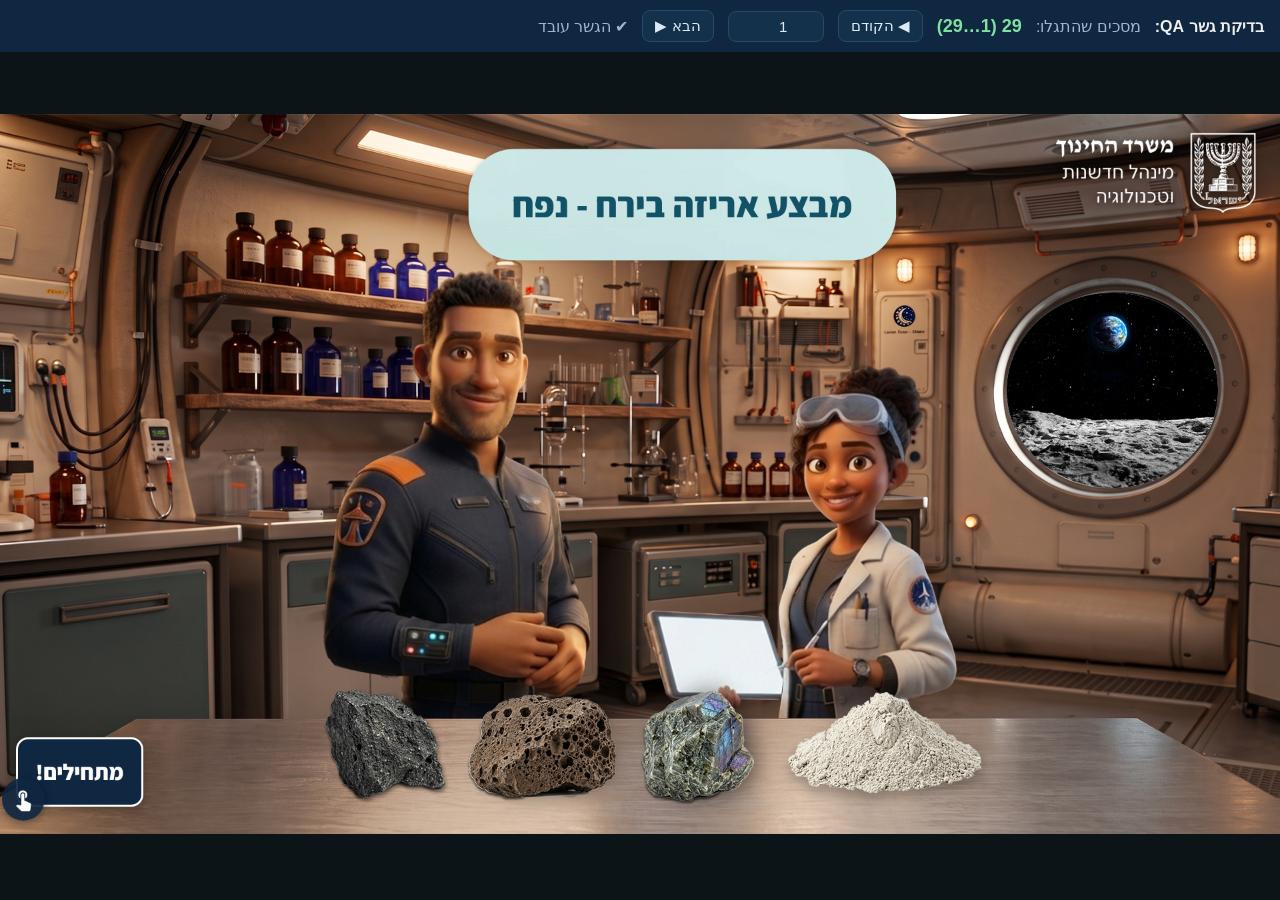
<file: index_dev.html>
<!DOCTYPE html>
<html lang="he" dir="rtl">
<head>
<meta charset="UTF-8">
<title>DEV · בדיקת גשר QA (DEV_READY / DEV_GOTO)</title>
<style>
  html,body{margin:0;height:100%;font-family:Assistant,Arial,sans-serif;background:#0d1418;color:#eee;}
  .bar{display:flex;align-items:center;gap:14px;padding:10px 16px;background:#0f2740;}
  .bar b{font-size:16px;} .bar span{color:#9fb6cc;}
  button,input{font-size:15px;padding:6px 12px;border-radius:8px;border:1px solid #274866;background:#14314c;color:#dceaf6;cursor:pointer;}
  input{width:70px;text-align:center;}
  #total{font-size:18px;color:#7fe0a0;font-weight:700;}
  iframe{width:100%;height:calc(100vh - 56px);border:0;background:#000;}
</style>
</head>
<body>
  <div class="bar">
    <b>בדיקת גשר QA:</b>
    <span>מסכים שהתגלו:</span> <span id="total">— (ממתין ל-DEV_READY…)</span>
    <button id="prev">◀ הקודם</button>
    <input id="scr" type="number" min="1" value="1">
    <button id="next">הבא ▶</button>
    <span id="note"></span>
  </div>
  <iframe id="frame" src=""></iframe>
<script>
  'use strict';
  var frame = document.getElementById('frame');
  frame.src = 'index.html?v=' + Date.now(); // always bust cache so edits show up immediately
  var totalEl = document.getElementById('total');
  var scr = document.getElementById('scr');
  var note = document.getElementById('note');
  var TOTAL = 0, cur = 1;

  // receive the screen count from the lomda's main.js (DEV_READY handshake)
  window.addEventListener('message', function (e) {
    var d = e && e.data || {};
    if (d.type === 'DEV_READY') {
      TOTAL = d.total || 0;
      totalEl.textContent = TOTAL + '  (1…' + TOTAL + ')';
      scr.max = TOTAL;
      note.textContent = TOTAL ? '✔ הגשר עובד' : '';
    }
  });
  function go(n){
    if (TOTAL) n = Math.max(1, Math.min(TOTAL, n));
    cur = n; scr.value = n;
    frame.contentWindow.postMessage({ type: 'DEV_GOTO', screen: n }, '*');
  }
  document.getElementById('prev').onclick = function(){ go(cur - 1); };
  document.getElementById('next').onclick = function(){ go(cur + 1); };
  scr.onchange = function(){ go(parseInt(scr.value,10) || 0); };
</script>
</body>
</html>
</file>
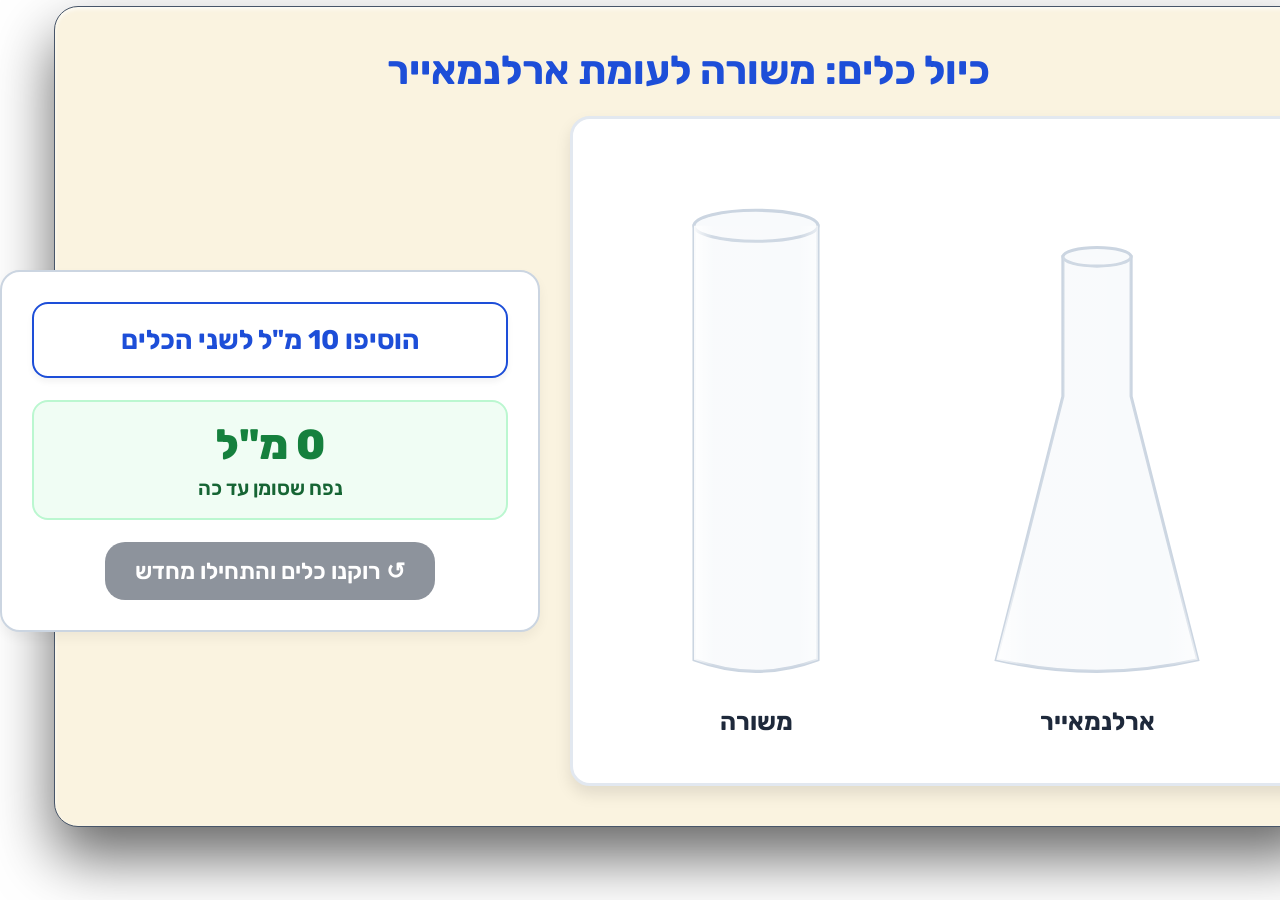
<file: applets/calibration.html>
<!DOCTYPE html>
<html lang="he" dir="rtl">
<head>
<meta charset="utf-8">
<meta name="viewport" content="width=device-width, initial-scale=1">
<title>כיול כלים: דיוק מדעי מושלם</title>
<link rel="preconnect" href="https://fonts.googleapis.com">
<link rel="preconnect" href="https://fonts.gstatic.com" crossorigin>
<link href="https://fonts.googleapis.com/css2?family=Rubik:wght@400;500;600;700;800&display=swap" rel="stylesheet">
<style>
  :root {
    --primary: #1D4ED8;
    --primary-hover: #1E3A8A;
    --bg-page: #0F172A; 
    --card-bg: #FAF3E0; 
    --text-main: #1E293B;
    --text-muted: #475569;
    --gold: #D97706;
    --gold-d: #B45309;
    --green-d: #15803D;
    --done-bg: #E0E7FF;
  }
  
  * { box-sizing: border-box; }
  
  html, body { background: transparent; }
  body {
    margin: 0;
    font-family: 'Rubik', sans-serif;
    color: var(--text-main);
    display: flex;
    justify-content: center;
    align-items: flex-start;
    padding: 6px;
    min-height: auto;
  }

  .app {
    max-width: 1460px;
    width: 100%;
    background: var(--card-bg);
    border-radius: 24px;
    padding: 40px;
    box-shadow: 0 30px 60px rgba(0, 0, 0, 0.6), inset 0 2px 4px rgba(255, 255, 255, 0.8);
    border: 1px solid #475569;
  }

  .header {
    text-align: center;
    margin-bottom: 22px;
  }

  .header h2 { margin: 0; color: var(--primary); font-size: 40px; font-weight: 700; }

  .wrap {
    display: flex;
    flex-direction: row;
    gap: 30px;
    align-items: center;
    justify-content: center;
  }

  .stage {
    border-radius: 20px;
    padding: 20px;
    flex: 0 0 auto;
    background: #FFFFFF;
    box-shadow: 0 8px 16px rgba(0, 0, 0, 0.1);
    border: 3px solid #E2E8F0;
    position: relative;
  }

  .panel {
    flex: 0 0 auto;
    width: 540px;
    display: flex;
    flex-direction: column;
    gap: 22px;
    background: #FFFFFF;
    padding: 30px;
    border-radius: 20px;
    border: 2px solid #CBD5E1;
    box-shadow: 0 6px 12px rgba(0,0,0,0.05);
  }

  .steps button {
    font-family: inherit;
    font-size: 27px;
    font-weight: 700;
    text-align: center;
    white-space: nowrap;
    padding: 20px;
    width: 100%;
    border: 2px solid var(--primary);
    background: #FFFFFF;
    color: var(--primary);
    border-radius: 16px;
    cursor: pointer;
    transition: all 0.25s ease;
    box-shadow: 0 4px 6px rgba(0,0,0,0.05);
  }
  
  .steps button:hover:not(:disabled) {
    background: #F1F5F9;
    transform: translateY(-2px);
    box-shadow: 0 8px 15px rgba(29, 78, 216, 0.15);
  }

  .steps button.mark-btn {
    background: var(--gold);
    color: white;
    border-color: var(--gold-d);
  }
  
  .steps button.mark-btn:hover {
    background: var(--gold-d);
  }
  
  .steps button.done {
    background: var(--done-bg);
    color: var(--primary-hover);
    border-color: #93C5FD;
    cursor: default;
    transform: none;
    box-shadow: none;
  }
  
  .steps button:disabled {
    opacity: 0.6;
    cursor: not-allowed;
    transform: none;
  }
  
  .result {
    font-size: 42px;
    font-weight: 800;
    color: var(--green-d);
    text-align: center;
    padding: 18px;
    background: #F0FDF4;
    border-radius: 16px;
    border: 2px solid #BBF7D0;
  }

  .result small {
    display: block;
    font-size: 20px;
    font-weight: 600;
    color: #166534;
    margin-top: 6px;
  }

  .reset {
    align-self: center;
    font-family: inherit;
    font-size: 23px;
    padding: 15px 30px;
    border: none;
    background: var(--text-main);
    color: white;
    border-radius: 20px;
    cursor: pointer;
    font-weight: 600;
    transition: all 0.2s ease;
  }

  .reset:hover:not(:disabled) {
    background: #000000;
    transform: translateY(-2px);
  }
  .reset:disabled { opacity: 0.5; cursor: not-allowed; }
</style>
</head>
<body>
<div class="app">
  <div class="header">
    <h2>כיול כלים: משורה לעומת ארלנמאייר</h2>
  </div>
  <div class="wrap">
    <div class="stage">
      <svg id="svg" width="760" height="620" viewBox="0 44 480 400">
        <defs>
          <linearGradient id="glassGrad" x1="0%" y1="0%" x2="100%" y2="0%">
            <stop offset="0%" stop-color="#ffffff" stop-opacity="0.9"/>
            <stop offset="15%" stop-color="#ffffff" stop-opacity="0.1"/>
            <stop offset="85%" stop-color="#ffffff" stop-opacity="0.05"/>
            <stop offset="100%" stop-color="#ffffff" stop-opacity="0.6"/>
          </linearGradient>
          <linearGradient id="waterGrad" x1="0%" y1="0%" x2="100%" y2="0%">
            <stop offset="0%" stop-color="#60A5FA" stop-opacity="0.75"/>
            <stop offset="50%" stop-color="#3B82F6" stop-opacity="0.85"/>
            <stop offset="100%" stop-color="#1D4ED8" stop-opacity="0.9"/>
          </linearGradient>
          <linearGradient id="waterTopGrad" x1="0%" y1="0%" x2="100%" y2="0%">
            <stop offset="0%" stop-color="#93C5FD" stop-opacity="0.95"/>
            <stop offset="100%" stop-color="#3B82F6" stop-opacity="0.95"/>
          </linearGradient>
          
          <clipPath id="cylClip">
            <path d="M 60,100 L 60,380 Q 100,395 140,380 L 140,100 Z"/>
          </clipPath>
          
          <clipPath id="flaskClip">
            <path d="M 298,120 L 298,210 L 255,380 Q 320,395 385,380 L 342,210 L 342,120 Z"/>
          </clipPath>
        </defs>
      </svg>
    </div>
    
    <div class="panel">
      <div class="steps" id="steps"></div>
      <div class="result" id="result"></div>
      <button class="reset" id="reset" disabled>↺ רוקנו כלים והתחילו מחדש</button>
    </div>
  </div>
</div>

<script>
var SVG = 'http://www.w3.org/2000/svg';
var svg = document.getElementById('svg'), 
    stepsBox = document.getElementById('steps'), 
    resEl = document.getElementById('result');

var CAP = 60, INC = 10;
var state = 'ready_fill'; 
var curVol = 0;   
var markedVol = 0; 

function E(t, a, x){
  var e = document.createElementNS(SVG, t);
  for(var k in a) e.setAttribute(k, a[k]);
  if(x != null) e.textContent = x;
  return e;
}

function clearScene(){ 
  var defs = svg.querySelector('defs');
  svg.innerHTML = ''; 
  if(defs) svg.appendChild(defs); 
}

// --- מתמטיקה מדויקת מבוססת שטח חתך פיזיקלי ---
// 1. משורה: רדיוס קבוע של 40 פיקסלים
var cyl_r = 40; 
var H_PER_10ML = 40; // 40 פיקסלים גובה לכל 10 מ"ל 
var VOL_10ML = (cyl_r * cyl_r) * H_PER_10ML; // 64,000 יחידות נפח מוחלטות ל-10 מ"ל

function cylY(v) {
  return 380 - (v / 10) * H_PER_10ML;
}

// 2. ארלנמאייר: רדיוס משתנה, מחשב נפח זהה לחלוטין באותן יחידות
function getFlaskRadius(y) {
    if (y <= 210) return 22; // צוואר צר מרדיוס המשורה
    if (y <= 380) return 22 + 43 * ((y - 210) / 170); // חרוט מתרחב עד לרדיוס 65
    return 65;
}

var cumVol = [];
var totalV = 0;
// אינטגרציה מלאה - חישוב הנפח בכל פיקסל לאורך גובה הכלי
for(var y = 390; y >= 100; y--) { 
    var r = getFlaskRadius(y);
    totalV += (r * r); 
    cumVol[y] = totalV;
}

function erlY(v) {
    if (v === 0) return 390;
    var targetV = (v / 10) * VOL_10ML; 
    for(var y = 390; y >= 100; y--) {
        if (cumVol[y] >= targetV) return y;
    }
    return 100;
}

function draw(){
  clearScene();
  
  // ========================== ציור משורה ==========================
  var cx = 100, cw = 80;
  var cylPath = 'M 60,100 L 60,380 Q 100,395 140,380 L 140,100 Z';
  
  svg.appendChild(E('path', {d: cylPath, fill:'#F8FAFC', stroke:'#CBD5E1', 'stroke-width':2}));
  svg.appendChild(E('ellipse', {cx:cx, cy:100, rx:cyl_r, ry:10, fill:'#F8FAFC', stroke:'#CBD5E1', 'stroke-width':2}));
  
  if(curVol > 0){
    var cwy = cylY(curVol);
    svg.appendChild(E('rect',{x: 60, y: cwy, width: cw, height: 400-cwy, fill:'url(#waterGrad)', 'clip-path':'url(#cylClip)'}));
    svg.appendChild(E('ellipse',{cx:cx, cy:cwy, rx:cyl_r, ry:(cyl_r)*0.2, fill:'url(#waterTopGrad)'}));
  }
  
  for(var k=1; k <= (markedVol/INC); k++){
    var vLine = k * INC;
    var cyLine = cylY(vLine);
    svg.appendChild(E('line',{x1:60, y1:cyLine, x2:75, y2:cyLine, stroke:'var(--gold-d)', 'stroke-width':3}));
    svg.appendChild(E('text',{x:55, y:cyLine+5, 'font-size':15, 'font-weight':700, fill:'var(--gold-d)', 'text-anchor':'end', 'style':'direction:ltr'}, vLine));
  }
  
  svg.appendChild(E('path', {d: cylPath, fill:'url(#glassGrad)', 'pointer-events':'none'}));
  svg.appendChild(E('text',{x:cx, y:425, 'font-size':16, 'font-weight':700, fill:'#1E293B', 'text-anchor':'middle'},'משורה'));

  // ========================== ציור ארלנמאייר ==========================
  var ex = 320; 
  var flaskPath = 'M 298,120 L 298,210 L 255,380 Q 320,395 385,380 L 342,210 L 342,120 Z';
  
  svg.appendChild(E('path', {d: flaskPath, fill:'#F8FAFC', stroke:'#CBD5E1', 'stroke-width':2}));
  svg.appendChild(E('ellipse', {cx:ex, cy:120, rx:22, ry:6, fill:'#F8FAFC', stroke:'#CBD5E1', 'stroke-width':2}));
  
  if(curVol > 0){
    var ewy = erlY(curVol);
    var ehw = getFlaskRadius(ewy); 
    
    svg.appendChild(E('rect',{x: ex-80, y: ewy, width: 160, height: 400-ewy, fill:'url(#waterGrad)', 'clip-path':'url(#flaskClip)'}));
    svg.appendChild(E('ellipse',{cx:ex, cy:ewy, rx:ehw, ry:ehw*0.2, fill:'url(#waterTopGrad)'}));
  }
  
  for(var k=1; k <= (markedVol/INC); k++){
    var vLine = k * INC;
    var eyLine = erlY(vLine);
    var ehw = getFlaskRadius(eyLine);
    
    svg.appendChild(E('line',{x1: ex+ehw-5, y1: eyLine, x2: ex+ehw+15, y2: eyLine, stroke:'var(--gold-d)', 'stroke-width':3}));
    svg.appendChild(E('text',{x: ex+ehw+22, y: eyLine+5, 'font-size':15, 'font-weight':700, fill:'var(--gold-d)', 'text-anchor':'start', 'style':'direction:ltr'}, vLine));
  }

  svg.appendChild(E('path', {d: flaskPath, fill:'url(#glassGrad)', 'pointer-events':'none'}));
  svg.appendChild(E('text',{x:ex, y:425, 'font-size':16, 'font-weight':700, fill:'#1E293B', 'text-anchor':'middle'},'ארלנמאייר'));
}

function fillWater() {
  if (state !== 'ready_fill') return;
  state = 'animating';
  renderUI();
  
  var targetVol = curVol + INC;
  var startVol = curVol;
  var startTime = null;
  
  function fr(ts) {
    if(!startTime) startTime = ts;
    var p = Math.min(1, (ts - startTime) / 800); 
    
    curVol = startVol + (INC * p);
    draw();
    
    if (p < 1) {
      requestAnimationFrame(fr);
    } else {
      curVol = targetVol;
      state = 'ready_mark';
      renderUI();
    }
  }
  requestAnimationFrame(fr);
}

function markLines() {
  if (state !== 'ready_mark') return;
  markedVol += INC;
  state = (markedVol >= CAP) ? 'done' : 'ready_fill';
  renderUI();
}

function renderUI(){
  draw();
  stepsBox.innerHTML = '';
  
  var b = document.createElement('button');
  
  if (state === 'ready_fill') {
    b.textContent = 'הוסיפו 10 מ"ל לשני הכלים';
    b.onclick = fillWater;
  }
  else if (state === 'animating') {
    b.textContent = 'מוזג מים...';
    b.disabled = true;
  }
  else if (state === 'ready_mark') {
    b.textContent = 'סמנו שנת בשני הכלים (' + curVol + ' מ"ל)';
    b.className = 'mark-btn';
    b.onclick = markLines;
  }
  else if (state === 'done') {
    b.textContent = '✓ הכלים מכוילים במדויק';
    b.className = 'done';
  }

  stepsBox.appendChild(b);
  resEl.innerHTML = markedVol + ' מ"ל<small>נפח שסומן עד כה</small>';
  // the reset button is active only once some water has been added
  document.getElementById('reset').disabled = (curVol === 0 && markedVol === 0);
}

document.getElementById('reset').onclick = function(){
  if (state === 'animating' || (curVol === 0 && markedVol === 0)) return;
  curVol = 0;
  markedVol = 0;
  state = 'ready_fill';
  renderUI(); 
};

renderUI();
</script>
</body>
</html>
</file>
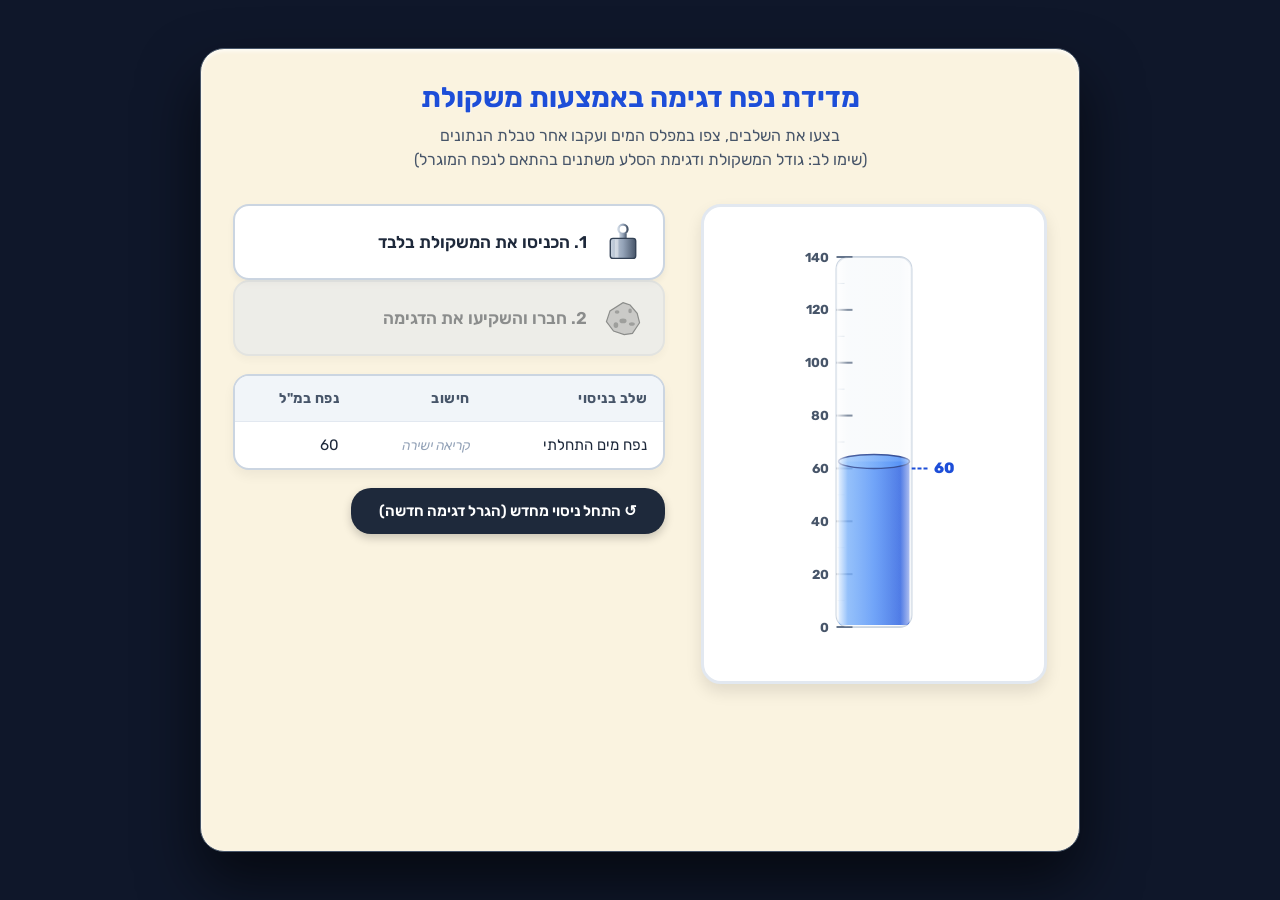
<file: applets/code_artifact (גוף צף 1608).html>
<!DOCTYPE html>
<html lang="he" dir="rtl">
<head>
<meta charset="utf-8">
<meta name="viewport" content="width=device-width, initial-scale=1">
<title>מדידה עקיפה - סימולציית מעבדה (דגימת סלע)</title>
<link rel="preconnect" href="https://fonts.googleapis.com">
<link rel="preconnect" href="https://fonts.gstatic.com" crossorigin>
<link href="https://fonts.googleapis.com/css2?family=Rubik:wght@400;500;600;700&display=swap" rel="stylesheet">
<style>
  :root {
    --primary: #1D4ED8;
    --primary-hover: #1E3A8A;
    --bg-page: #0F172A; 
    --card-bg: #FAF3E0; 
    --text-main: #1E293B;
    --text-muted: #475569;
    --done-bg: #E0E7FF;
    --done-border: #93C5FD;
    --done-text: #1E40AF;
  }
  
  * { box-sizing: border-box; }
  
  body {
    margin: 0;
    font-family: 'Rubik', sans-serif;
    color: var(--text-main);
    background: var(--bg-page);
    display: flex;
    justify-content: center;
    padding: 3rem 1rem;
    min-height: 100vh;
  }
  
  .app {
    max-width: 880px;
    width: 100%;
    background: var(--card-bg);
    border-radius: 24px;
    padding: 32px;
    box-shadow: 0 30px 60px rgba(0, 0, 0, 0.6), inset 0 2px 4px rgba(255, 255, 255, 0.8);
    border: 1px solid #475569;
  }
  
  .header {
    text-align: center;
    margin-bottom: 32px;
  }
  
  .header h2 { margin: 0; color: var(--primary); font-size: 28px; font-weight: 700; text-shadow: 1px 1px 0px rgba(255,255,255,0.5); }
  .header p { margin: 10px 0 0 0; color: var(--text-muted); font-size: 16px; line-height: 1.5; }
  
  .wrap {
    display: flex;
    gap: 36px;
    flex-wrap: wrap;
    align-items: flex-start;
  }
  
  .stage {
    border-radius: 20px;
    padding: 20px;
    flex: 0 0 auto;
    background: #FFFFFF;
    box-shadow: 0 8px 16px rgba(0, 0, 0, 0.1);
    border: 3px solid #E2E8F0;
    margin: 0 auto;
    position: relative;
  }
  
  .panel {
    flex: 1;
    min-width: 340px;
    display: flex;
    flex-direction: column;
    gap: 18px;
  }
  
  .pick {
    display: flex;
    align-items: center;
    gap: 16px;
    width: 100%;
    padding: 16px 20px;
    border: 2px solid #CBD5E1;
    background: #FFFFFF;
    border-radius: 16px;
    cursor: pointer;
    font-family: inherit;
    text-align: right;
    transition: all 0.25s ease;
    box-shadow: 0 4px 6px rgba(0,0,0,0.05);
  }
  
  .pick:hover:not(:disabled) {
    background: #F1F5F9;
    border-color: var(--primary);
    transform: translateY(-2px);
    box-shadow: 0 8px 15px rgba(29, 78, 216, 0.15);
  }
  
  .pick:disabled {
    opacity: 0.5;
    cursor: not-allowed;
    background: #E2E8F0;
    border-color: #CBD5E1;
  }
  
  .pick.done {
    background: var(--done-bg);
    border-color: var(--done-border);
    cursor: default;
    transform: none;
    box-shadow: none;
  }
  
  .pick .lbl {
    font-size: 17px;
    font-weight: 600;
    color: var(--text-main);
  }
  
  .pick.done .lbl { color: var(--done-text); }
  
  .data-table {
    width: 100%;
    border-collapse: separate;
    border-spacing: 0;
    background: #FFFFFF;
    border: 2px solid #CBD5E1;
    border-radius: 16px;
    overflow: hidden;
    font-size: 15px;
    box-shadow: 0 6px 12px rgba(0,0,0,0.05);
  }
  
  .data-table th, .data-table td {
    padding: 14px 16px;
    text-align: right;
    border-bottom: 1px solid #E2E8F0;
  }
  
  .data-table th {
    background: #F1F5F9;
    font-weight: 700;
    color: var(--text-muted);
    font-size: 14px;
    text-transform: uppercase;
    letter-spacing: 0.5px;
  }
  
  .data-table tr:last-child td { border-bottom: none; }
  
  .data-table .final-row {
    background: var(--done-bg);
    font-weight: 700;
    color: var(--done-text);
    font-size: 16px;
  }
  
  .empty-cell {
    color: #94A3B8;
    font-style: italic;
    font-size: 13.5px;
  }
  
  .ltr-math {
    direction: ltr;
    display: inline-block;
    font-family: monospace;
    font-weight: 700;
    font-size: 16px;
    letter-spacing: 1px;
    color: var(--primary);
  }
  
  .reset {
    align-self: flex-start;
    font-family: inherit;
    font-size: 15px;
    padding: 14px 28px;
    border: none;
    background: var(--text-main);
    color: white;
    border-radius: 20px;
    cursor: pointer;
    font-weight: 600;
    transition: all 0.2s ease;
    box-shadow: 0 4px 10px rgba(0,0,0,0.2);
  }
  
  .reset:hover { 
    background: #000000; 
    transform: translateY(-2px);
    box-shadow: 0 6px 14px rgba(0,0,0,0.3);
  }
  
  text { font-family: 'Rubik', sans-serif; dominant-baseline: central; }
</style>
</head>
<body>
<div class="app">
  <div class="header">
    <h2>מדידת נפח דגימה באמצעות משקולת</h2>
    <p>בצעו את השלבים, צפו במפלס המים ועקבו אחר טבלת הנתונים<br>(שימו לב: גודל המשקולת ודגימת הסלע משתנים בהתאם לנפח המוגרל)</p>
  </div>
  <div class="wrap">
    <div class="stage">
      <svg id="svg" width="300" height="430" viewBox="0 0 300 430">
        <defs>
          <linearGradient id="glassGrad" x1="0%" y1="0%" x2="100%" y2="0%">
            <stop offset="0%" stop-color="#ffffff" stop-opacity="0.9"/>
            <stop offset="15%" stop-color="#ffffff" stop-opacity="0.2"/>
            <stop offset="85%" stop-color="#ffffff" stop-opacity="0.1"/>
            <stop offset="100%" stop-color="#ffffff" stop-opacity="0.7"/>
          </linearGradient>
          <linearGradient id="waterGrad" x1="0%" y1="0%" x2="100%" y2="0%">
            <stop offset="0%" stop-color="#60A5FA" stop-opacity="0.75"/>
            <stop offset="50%" stop-color="#3B82F6" stop-opacity="0.85"/>
            <stop offset="100%" stop-color="#1D4ED8" stop-opacity="0.9"/>
          </linearGradient>
          <linearGradient id="waterTopGrad" x1="0%" y1="0%" x2="100%" y2="0%">
            <stop offset="0%" stop-color="#93C5FD" stop-opacity="0.9"/>
            <stop offset="100%" stop-color="#3B82F6" stop-opacity="0.9"/>
          </linearGradient>
          <linearGradient id="metalGrad" x1="0%" y1="0%" x2="100%" y2="0%">
            <stop offset="0%" stop-color="#CBD5E1"/>
            <stop offset="20%" stop-color="#F8FAFC"/>
            <stop offset="50%" stop-color="#94A3B8"/>
            <stop offset="80%" stop-color="#475569"/>
            <stop offset="100%" stop-color="#1E293B"/>
          </linearGradient>
          <radialGradient id="rockGrad" cx="40%" cy="30%" r="70%">
            <stop offset="0%" stop-color="#D1D5DB"/>
            <stop offset="50%" stop-color="#9CA3AF"/>
            <stop offset="100%" stop-color="#4B5563"/>
          </radialGradient>
          <filter id="dropShadow" x="-30%" y="-30%" width="160%" height="160%">
            <feDropShadow dx="0" dy="5" stdDeviation="4" flood-opacity="0.4"/>
          </filter>
        </defs>
        <g id="scene"></g>
      </svg>
    </div>
    
    <div class="panel">
      <div id="picks"></div>
      <div id="table-container"></div>
      <button class="reset" id="reset">↺ התחל ניסוי מחדש (הגרל דגימה חדשה)</button>
    </div>
  </div>
</div>

<script>
var SVG='http://www.w3.org/2000/svg';
var scene = document.getElementById('scene'), 
    picksEl = document.getElementById('picks'),
    tableContainer = document.getElementById('table-container');

var BASE=60, CAP=140;
var weightVol, rockVol;
var step=0, cur=BASE, busy=false;
var cx=150, w=75, topY=30, botY=400, h=botY-topY;

// מיקומי אובייקטים קבועים בתוך המים
var wy_obj = 310; 
var ry_obj = 360; 

function getRandomInt(min, max) { return Math.floor(Math.random() * (max - min + 1)) + min; }

function initExperiment() {
  if(busy) return;
  step = 0;
  cur = BASE;
  weightVol = getRandomInt(3, 5) * 5; // 15, 20 או 25
  rockVol = getRandomInt(6, 9) * 5;   // 30, 35, 40 או 45
  render();
}

function yFor(v){ return botY - (v/CAP)*h; }
function E(t,a,x){ var e=document.createElementNS(SVG,t); for(var k in a) e.setAttribute(k,a[k]); if(x!=null) e.textContent=x; return e; }
function clear(el){ while(el.firstChild) el.removeChild(el.firstChild); }

function draw(overrideWater, overrideObjY, overrideRockY){
  clear(scene);
  
  // זכוכית אחורית של המשורה
  scene.appendChild(E('rect', {x:cx-w/2, y:topY, width:w, height:h, rx:12, fill:'#F8FAFC', stroke:'#CBD5E1', 'stroke-width':2}));
  
  // שנתות מדידה (מספור כל 20 מ"ל)
  for(var v=0; v<=CAP; v+=10){
    var y = yFor(v), maj = (v%20===0);
    scene.appendChild(E('line', {x1:cx-w/2, y1:y, x2:cx-w/2+(maj?16:8), y2:y, stroke:maj?'#64748B':'#CBD5E1', 'stroke-width':maj?2:1}));
    if(maj) scene.appendChild(E('text', {x:cx-w/2-8, y:y, 'font-size':13, 'font-weight':700, fill:'#475569', 'text-anchor':'end', 'style':'direction:ltr'}, v));
  }
  
  // חישוב גובה המים הנוכחי
  var activeCur = (overrideWater !== undefined) ? overrideWater : cur;
  var wy = yFor(activeCur);
  var ry = 7; 
  var waterHeight = botY - wy;
  
  if(waterHeight > 0) {
    scene.appendChild(E('rect', {x:cx-w/2+2, y:wy-ry, width:w-4, height:waterHeight+ry-2, fill:'url(#waterGrad)', rx:4}));
    scene.appendChild(E('ellipse', {cx:cx, cy:wy-ry, rx:(w-4)/2, ry:ry, fill:'url(#waterTopGrad)', stroke:'#1E3A8A', 'stroke-width':1.5}));
    
    // קו מדידה דינמי
    scene.appendChild(E('line', {x1:cx+w/2, y1:wy, x2:cx+w/2+16, y2:wy, stroke:'#1D4ED8', 'stroke-width':2, 'stroke-dasharray':'4,2'}));
    scene.appendChild(E('text', {x:cx+w/2+22, y:wy, 'font-size':15, 'font-weight':800, fill:'#1D4ED8', 'text-anchor':'start', 'style':'direction:ltr'}, Math.round(activeCur)));
  }
  
  // הגדלתי את המרווחים כדי ששינוי הגודל יהיה בולט יותר לעין
  var wH = 12 + (weightVol / 25) * 20; 
  var currentObjY = (overrideObjY !== undefined) ? overrideObjY : wy_obj;

  // חוט ראשי למשקולת
  if(step >= 1) {
    scene.appendChild(E('line', {x1:cx, y1:topY-10, x2:cx, y2:currentObjY - wH/2 - 4, stroke:'#475569', 'stroke-width':2}));
  }

  // ציור משקולת
  if(step >= 1){
    var wg = E('g', { filter: 'url(#dropShadow)' });
    wg.appendChild(E('circle', {cx:cx, cy:currentObjY - wH/2 - 4, r:4, fill:'none', stroke:'url(#metalGrad)', 'stroke-width':2.5}));
    if(step >= 2) {
      wg.appendChild(E('circle', {cx:cx, cy:currentObjY + wH/2 + 4, r:4, fill:'none', stroke:'url(#metalGrad)', 'stroke-width':2.5}));
    }
    wg.appendChild(E('rect', {x:cx-4, y:currentObjY - wH/2, width:8, height:4, fill:'url(#metalGrad)'}));
    wg.appendChild(E('rect', {x:cx-12, y:currentObjY - wH/2 + 4, width:24, height:wH - 8, rx:4, fill:'url(#metalGrad)', stroke:'#334155', 'stroke-width':1.5}));
    wg.appendChild(E('rect', {x:cx-8, y:currentObjY - wH/2 + 6, width:3, height:wH - 12, fill:'#FFFFFF', opacity:0.4, rx:1}));
    scene.appendChild(wg);
  }
  
  // ציור הדגימה (סלע)
  if(step >= 2){
    // הגדלתי משמעותית את מקדם השינוי כדי שהסלע ייראה שונה בכל הגרלה
    var rS = 0.3 + (rockVol / 45) * 0.7; 
    var currentRockY = (overrideRockY !== undefined) ? overrideRockY : ry_obj;
    
    scene.appendChild(E('line', {x1:cx, y1:currentObjY + wH/2 + 8, x2:cx, y2:currentRockY - 22*rS, stroke:'#475569', 'stroke-width':2}));
    
    var rg = E('g', { filter: 'url(#dropShadow)' });
    var rockPts = [
      [0, -26], [12, -22], [24, -8], [28, 8], [16, 26], [2, 28], [-16, 22], [-28, 6], [-22, -12]
    ];
    
    for(var i=0; i<rockPts.length; i++) {
       rockPts[i][0] = cx + rockPts[i][0] * rS;
       rockPts[i][1] = currentRockY + rockPts[i][1] * rS;
    }
    
    var polyStr = rockPts.map(function(p){return p.join(',');}).join(' ');
    rg.appendChild(E('polygon', {points: polyStr, fill:'url(#rockGrad)', stroke:'#1F2937', 'stroke-width':1.5}));
    
    var speckles = [
      {cx: -10, cy: -10, rx: 4, ry: 3, rot: 15},
      {cx: 12, cy: -12, rx: 3, ry: 4, rot: -20},
      {cx: 15, cy: 10, rx: 5, ry: 3, rot: 45},
      {cx: -12, cy: 12, rx: 4, ry: 5, rot: -10},
      {cx: 0, cy: 5, rx: 6, ry: 4, rot: 80}
    ];
    
    speckles.forEach(function(sp) {
      rg.appendChild(E('ellipse', {
        cx: cx + sp.cx * rS, 
        cy: currentRockY + sp.cy * rS, 
        rx: sp.rx * rS, 
        ry: sp.ry * rS, 
        fill: '#1F2937', 
        opacity: 0.65,
        transform: 'rotate(' + sp.rot + ' ' + (cx + sp.cx * rS) + ' ' + (currentRockY + sp.cy * rS) + ')'
      }));
    });
    
    scene.appendChild(rg);
  }
  
  // השתקפות זכוכית קדמית
  scene.appendChild(E('rect', {x:cx-w/2, y:topY, width:w, height:h, rx:12, fill:'url(#glassGrad)', 'pointer-events':'none'}));
}

function animStep1(cb){
  busy = true;
  var startY = topY - 20;
  var waterSurfaceY = yFor(BASE);
  // שלב באוויר די מהיר (800ms), שלב במים איטי בהרבה (2500ms)
  var durAir = 800; 
  var durWater = 2500; 
  var t0 = null;

  function fr(ts){
    if(!t0) t0 = ts;
    var elapsed = ts - t0;
    
    if(elapsed < durAir) {
      // המשקולת נופלת באוויר עד למים. מפלס המים נשאר במקום.
      var p = elapsed / durAir;
      var currentY = startY + (waterSurfaceY - startY) * p;
      draw(BASE, currentY); 
      requestAnimationFrame(fr);
    } else if(elapsed < durAir + durWater) {
      // המשקולת שוקעת במים. המפלס עולה במקביל.
      var p = (elapsed - durAir) / durWater;
      var easeOut = 1 - Math.pow(1 - p, 3);
      var currentY = waterSurfaceY + (wy_obj - waterSurfaceY) * easeOut;
      var currentWater = BASE + weightVol * easeOut;
      cur = currentWater;
      draw(currentWater, currentY); 
      requestAnimationFrame(fr);
    } else {
      cur = BASE + weightVol;
      busy = false;
      if(cb) cb();
    }
  }
  requestAnimationFrame(fr);
}

function animStep2(cb){
  busy = true;
  var waterWithW = BASE + weightVol;
  var waterSurfaceY = yFor(waterWithW);
  var waterBaseY = yFor(BASE); // מפלס בלי כלום
  
  var phase1Dur = 800;  // משיכה באוויר בתוך המים
  var phase2Dur = 1000; // יציאה מהמים (המפלס יורד)
  var phase3Dur = 600;  // התרוממות באוויר
  var phase4Dur = 1200; // נפילה מהירה באוויר עד שהסלע נוגע במים
  var phase5Dur = 3000; // שקיעה איטית במים של שני האובייקטים (מפלס עולה)
  
  var t0 = null;

  function fr(ts){
    if(!t0) t0 = ts;
    var elapsed = ts - t0;
    
    if(elapsed < phase1Dur) {
      // משיכת המשקולת עד לפני המים
      var p = elapsed / phase1Dur;
      var currentY = wy_obj + (waterSurfaceY - wy_obj) * p;
      draw(waterWithW, currentY);
      requestAnimationFrame(fr);
    } 
    else if(elapsed < phase1Dur + phase2Dur) {
      // יציאה מהמים
      var p = (elapsed - phase1Dur) / phase2Dur;
      var currentY = waterSurfaceY + ((topY - 10) - waterSurfaceY) * p;
      var currentWater = waterWithW - weightVol * p;
      cur = currentWater;
      draw(currentWater, currentY);
      requestAnimationFrame(fr);
    } 
    else if(elapsed < phase1Dur + phase2Dur + phase3Dur) {
      // עוד קצת למעלה באוויר
      var p = (elapsed - phase1Dur - phase2Dur) / phase3Dur;
      var currentY = (topY - 10) + ((topY - 40) - (topY - 10)) * p;
      draw(BASE, currentY);
      requestAnimationFrame(fr);
    } 
    else if(elapsed < phase1Dur + phase2Dur + phase3Dur + phase4Dur) {
      // נפילה באוויר של המשקולת + הסלע
      step = 2; 
      var p = (elapsed - phase1Dur - phase2Dur - phase3Dur) / phase4Dur;
      
      var diff = ry_obj - wy_obj; 
      var startObjY = topY - 40;
      var targetRockY = waterBaseY; // תחתית הסלע פוגעת במים (שבגובה BASE)
      var targetObjY = targetRockY - diff;
      
      var currentObjY = startObjY + (targetObjY - startObjY) * p;
      var currentRockY = (startObjY + diff) + (targetRockY - (startObjY + diff)) * p;
      
      // המים עדיין לא זזים!
      draw(BASE, currentObjY, currentRockY); 
      requestAnimationFrame(fr);
    }
    else if(elapsed < phase1Dur + phase2Dur + phase3Dur + phase4Dur + phase5Dur) {
      // שקיעה איטית מאוד בתוך המים
      var p = (elapsed - phase1Dur - phase2Dur - phase3Dur - phase4Dur) / phase5Dur;
      var easeOut = 1 - Math.pow(1 - p, 3);
      
      var diff = ry_obj - wy_obj;
      var startObjY = waterBaseY - diff;
      var startRockY = waterBaseY;
      
      var currentObjY = startObjY + (wy_obj - startObjY) * easeOut;
      var currentRockY = startRockY + (ry_obj - startRockY) * easeOut;
      
      var totalObjVol = weightVol + rockVol;
      var currentWater = BASE + totalObjVol * easeOut;
      cur = currentWater;
      
      // המים מתחילים לעלות לאט לאט
      draw(currentWater, currentObjY, currentRockY); 
      requestAnimationFrame(fr);
    } 
    else {
      cur = BASE + weightVol + rockVol;
      busy = false;
      if(cb) cb();
    }
  }
  requestAnimationFrame(fr);
}

var W_ICON = '<svg width="40" height="40" viewBox="0 0 44 44"><defs><linearGradient id="icMet" x1="0%" y1="0%" x2="100%" y2="0%"><stop offset="0%" stop-color="#CBD5E1"/><stop offset="50%" stop-color="#94A3B8"/><stop offset="100%" stop-color="#475569"/></linearGradient></defs><circle cx="22" cy="8" r="5" fill="none" stroke="url(#icMet)" stroke-width="2.5"/><rect x="18" y="13" width="8" height="5" fill="url(#icMet)"/><rect x="8" y="18" width="28" height="22" rx="3" fill="url(#icMet)" stroke="#334155" stroke-width="1.5"/><rect x="13" y="19" width="4" height="20" fill="#FFF" opacity="0.4"/></svg>';
var S_ICON = '<svg width="40" height="40" viewBox="0 0 44 44"><g transform="translate(22, 22) scale(0.65)"><polygon points="0,-26 12,-22 24,-8 28,8 16,26 2,28 -16,22 -28,6 -22,-12" fill="#9CA3AF" stroke="#1F2937" stroke-width="2"/><ellipse cx="-10" cy="-10" rx="4" ry="3" fill="#1F2937" opacity="0.7"/><ellipse cx="12" cy="-12" rx="3" ry="4" fill="#1F2937" opacity="0.7"/><ellipse cx="15" cy="10" rx="5" ry="3" fill="#1F2937" opacity="0.7"/><ellipse cx="-12" cy="12" rx="4" ry="5" fill="#1F2937" opacity="0.7"/><ellipse cx="0" cy="5" rx="6" ry="4" fill="#1F2937" opacity="0.7"/></g></svg>';

function pick(icon,label,cls,en,fn){
  var b = document.createElement('button'); 
  b.className = 'pick' + (cls ? (' ' + cls) : '');
  if(!en) b.disabled = true; 
  b.innerHTML = icon + '<span class="lbl">' + label + '</span>';
  if(en&&fn) b.onclick = fn; 
  picksEl.appendChild(b);
}

function render(){
  draw();
  picksEl.innerHTML = '';
  pick(W_ICON, step>=1 ? '1. המשקולת בפנים ✓' : '1. הכניסו את המשקולת בלבד', step>=1?'done':'', step===0, function(){if(busy)return; step=1; animStep1(render);});
  pick(S_ICON, step>=2 ? '2. הדגימה צורפה ✓' : '2. חברו והשקיעו את הדגימה', step>=2?'done':'', step===1, function(){if(busy)return; animStep2(render);});
  
  var t = '<table class="data-table">';
  t += '<thead><tr><th>שלב בניסוי</th><th>חישוב</th><th>נפח במ"ל</th></tr></thead><tbody>';
  
  t += '<tr><td>נפח מים התחלתי</td><td class="empty-cell">קריאה ישירה</td><td>' + BASE + '</td></tr>';
  
  if(step >= 1) {
    var v1 = BASE + weightVol;
    t += '<tr><td>מפלס מים + משקולת</td><td class="empty-cell">קריאה ישירה</td><td>' + v1 + '</td></tr>';
    t += '<tr><td><strong>נפח המשקולת בלבד</strong></td><td><span class="ltr-math">' + v1 + ' - ' + BASE + '</span></td><td><strong>' + weightVol + '</strong></td></tr>';
  }
  
  if(step >= 2) {
    var v2 = BASE + weightVol + rockVol;
    var totalObj = weightVol + rockVol; 
    
    t += '<tr><td>מפלס מים (עם דגימה)</td><td class="empty-cell">קריאה ישירה</td><td>' + v2 + '</td></tr>';
    t += '<tr><td>נפח משקולת + דגימה</td><td><span class="ltr-math">' + v2 + ' - ' + BASE + '</span></td><td>' + totalObj + '</td></tr>';
    
    t += '<tr class="final-row"><td>נפח הדגימה</td><td><span class="ltr-math">' + totalObj + ' - ' + weightVol + '</span></td><td>' + rockVol + ' מ"ל</td></tr>';
  }
  
  t += '</tbody></table>';
  tableContainer.innerHTML = t;
}

document.getElementById('reset').onclick = initExperiment;
initExperiment();
</script>
</body>
</html>
</file>
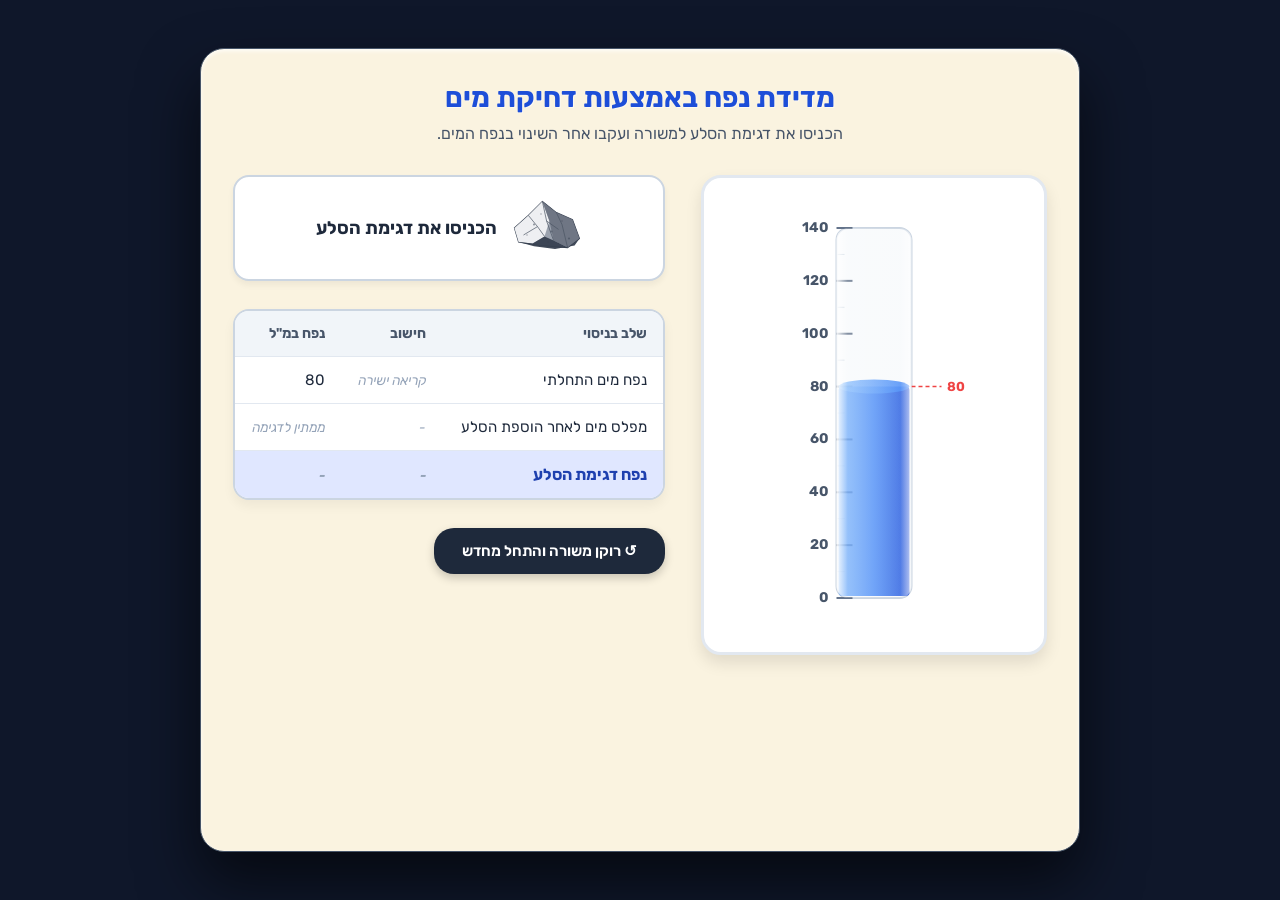
<file: applets/code_artifactדחיקת מים 1608.html>
<!DOCTYPE html>
<html lang="he" dir="rtl">
<head>
<meta charset="utf-8">
<meta name="viewport" content="width=device-width, initial-scale=1">
<title>מדידת נפח באמצעות דחיקת מים</title>
<link rel="preconnect" href="https://fonts.googleapis.com">
<link rel="preconnect" href="https://fonts.gstatic.com" crossorigin>
<link href="https://fonts.googleapis.com/css2?family=Rubik:wght@400;500;600;700&display=swap" rel="stylesheet">
<style>
  :root {
    --primary: #1D4ED8;
    --primary-hover: #1E3A8A;
    --bg-page: #0F172A; 
    --card-bg: #FAF3E0; 
    --text-main: #1E293B;
    --text-muted: #475569;
    --done-bg: #E0E7FF;
    --done-border: #93C5FD;
    --done-text: #1E40AF;
  }
  
  * { box-sizing: border-box; }
  
  body {
    margin: 0;
    font-family: 'Rubik', sans-serif;
    color: var(--text-main);
    background: var(--bg-page);
    display: flex;
    justify-content: center;
    padding: 3rem 1rem;
    min-height: 100vh;
  }
  
  .app {
    max-width: 880px;
    width: 100%;
    background: var(--card-bg);
    border-radius: 24px;
    padding: 32px;
    box-shadow: 0 30px 60px rgba(0, 0, 0, 0.6), inset 0 2px 4px rgba(255, 255, 255, 0.8);
    border: 1px solid #475569;
  }
  
  .header {
    text-align: center;
    margin-bottom: 32px;
  }
  
  .header h2 { margin: 0; color: var(--primary); font-size: 28px; font-weight: 700; text-shadow: 1px 1px 0px rgba(255,255,255,0.5); }
  .header p { margin: 10px 0 0 0; color: var(--text-muted); font-size: 16px; }
  
  .wrap {
    display: flex;
    gap: 36px;
    flex-wrap: wrap;
    align-items: flex-start;
  }
  
  .stage {
    border-radius: 20px;
    padding: 20px;
    flex: 0 0 auto;
    background: #FFFFFF;
    box-shadow: 0 8px 16px rgba(0, 0, 0, 0.1);
    border: 3px solid #E2E8F0;
    margin: 0 auto;
    position: relative;
  }
  
  .panel {
    flex: 1;
    min-width: 340px;
    display: flex;
    flex-direction: column;
    gap: 18px;
  }
  
  .pick {
    display: flex;
    align-items: center;
    justify-content: center;
    gap: 16px;
    width: 100%;
    padding: 16px;
    border: 2px solid #CBD5E1;
    background: #FFFFFF;
    border-radius: 16px;
    cursor: pointer;
    font-family: inherit;
    text-align: center;
    transition: all 0.25s ease;
    box-shadow: 0 4px 6px rgba(0,0,0,0.05);
  }
  
  .pick:hover:not(:disabled) {
    background: #F1F5F9;
    border-color: var(--primary);
    transform: translateY(-2px);
    box-shadow: 0 8px 15px rgba(29, 78, 216, 0.15);
  }
  
  .pick:disabled {
    opacity: 0.5;
    cursor: not-allowed;
    background: #E2E8F0;
    border-color: #CBD5E1;
  }
  
  .pick.done {
    background: var(--done-bg);
    border-color: var(--done-border);
    cursor: default;
    transform: none;
    box-shadow: none;
  }
  
  .pick .lbl {
    font-size: 18px;
    font-weight: 700;
    color: var(--text-main);
  }
  
  .data-table {
    width: 100%;
    border-collapse: separate;
    border-spacing: 0;
    background: #FFFFFF;
    border: 2px solid #CBD5E1;
    border-radius: 16px;
    overflow: hidden;
    font-size: 15px;
    box-shadow: 0 6px 12px rgba(0,0,0,0.05);
    margin-top: 10px;
  }
  
  .data-table th, .data-table td {
    padding: 14px 16px;
    text-align: right;
    border-bottom: 1px solid #E2E8F0;
  }
  
  .data-table th {
    background: #F1F5F9;
    font-weight: 700;
    color: var(--text-muted);
    font-size: 14px;
  }
  
  .data-table tr:last-child td { border-bottom: none; }
  
  .data-table .final-row {
    background: var(--done-bg);
    font-weight: 700;
    color: var(--done-text);
    font-size: 16px;
  }
  
  .empty-cell {
    color: #94A3B8;
    font-style: italic;
    font-size: 13.5px;
  }
  
  .ltr-math {
    direction: ltr;
    display: inline-block;
    font-family: monospace;
    font-weight: 700;
    font-size: 16px;
    letter-spacing: 1px;
    color: var(--primary);
  }
  
  .reset {
    align-self: flex-start;
    font-family: inherit;
    font-size: 15px;
    padding: 14px 28px;
    border: none;
    background: var(--text-main);
    color: white;
    border-radius: 20px;
    cursor: pointer;
    font-weight: 600;
    transition: all 0.2s ease;
    box-shadow: 0 4px 10px rgba(0,0,0,0.2);
    margin-top: 10px;
  }
  
  .reset:hover { 
    background: #000000; 
    transform: translateY(-2px);
    box-shadow: 0 6px 14px rgba(0,0,0,0.3);
  }
</style>
</head>
<body>
<div class="app">
  <div class="header">
    <h2>מדידת נפח באמצעות דחיקת מים</h2>
    <p>הכניסו את דגימת הסלע למשורה ועקבו אחר השינוי בנפח המים.</p>
  </div>
  <div class="wrap">
    <div class="stage">
      <svg id="svg" width="300" height="430" viewBox="0 0 300 430">
        <defs>
          <linearGradient id="glassGrad" x1="0%" y1="0%" x2="100%" y2="0%">
            <stop offset="0%" stop-color="#ffffff" stop-opacity="0.9"/>
            <stop offset="15%" stop-color="#ffffff" stop-opacity="0.2"/>
            <stop offset="85%" stop-color="#ffffff" stop-opacity="0.1"/>
            <stop offset="100%" stop-color="#ffffff" stop-opacity="0.7"/>
          </linearGradient>
          <linearGradient id="waterGrad" x1="0%" y1="0%" x2="100%" y2="0%">
            <stop offset="0%" stop-color="#60A5FA" stop-opacity="0.75"/>
            <stop offset="50%" stop-color="#3B82F6" stop-opacity="0.85"/>
            <stop offset="100%" stop-color="#1D4ED8" stop-opacity="0.9"/>
          </linearGradient>
          <linearGradient id="waterTopGrad" x1="0%" y1="0%" x2="100%" y2="0%">
            <stop offset="0%" stop-color="#93C5FD" stop-opacity="0.9"/>
            <stop offset="100%" stop-color="#3B82F6" stop-opacity="0.9"/>
          </linearGradient>

          <filter id="dropShadow" x="-30%" y="-30%" width="160%" height="160%">
            <feDropShadow dx="0" dy="6" stdDeviation="4" flood-opacity="0.35"/>
          </filter>
        </defs>
        <g id="scene"></g>
      </svg>
    </div>
    
    <div class="panel">
      <div id="picks"></div>
      <div id="table-container"></div>
      <button class="reset" id="reset">↺ רוקן משורה והתחל מחדש</button>
    </div>
  </div>
</div>

<script>
var SVG='http://www.w3.org/2000/svg';
var scene = document.getElementById('scene'), 
    picksEl = document.getElementById('picks'),
    tableContainer = document.getElementById('table-container');

var BASE = 80, CAP = 140;
var ROCK_VOL = 40; 

var isInserted = false;
var curWater = BASE;
var busy = false;
// משורה צרה: 75 פיקסלים
var cx = 150, w = 75, topY = 30, botY = 400, h = botY - topY;
var rockY = 80; 

function yFor(v){ return botY - (v/CAP)*h; }
function E(t,a,x){ var e=document.createElementNS(SVG,t); for(var k in a) e.setAttribute(k,a[k]); if(x!=null) e.textContent=x; return e; }
function clear(el){ while(el.firstChild) el.removeChild(el.firstChild); }

function getRockSVG() {
  var rg = E('g', {});
  
  rg.appendChild(E('polygon', {
    points: '-42,20 -48,0 -28,-18 -8,-38 12,-22 35,-12 45,15 28,28 -12,25',
    fill: '#9CA3AF',
    stroke: '#374151',
    'stroke-width': 1.5
  }));

  rg.appendChild(E('polygon', {
    points: '-42,20 -48,0 -28,-18 -8,-38 2,-10 -5,12 -22,22',
    fill: '#F3F4F6',
    opacity: 0.95
  }));

  rg.appendChild(E('polygon', {
    points: '-8,-38 12,-22 35,-12 45,15 28,28 8,18 2,-10',
    fill: '#6B7280',
    opacity: 0.9
  }));

  rg.appendChild(E('polygon', {
    points: '-42,20 -22,22 -5,12 8,18 28,28 45,15 38,25 10,30 -20,26',
    fill: '#374151',
    opacity: 0.95
  }));

  var lines = [
    'M -28,-18 L -15, -2 L -5, 12',
    'M -8,-38 L -2,-10 L 8,18',
    'M 12,-22 L 20, -5 L 28,28',
    'M -2, -10 L 15, 2',
    'M -15, -2 L -35, 10'
  ];
  lines.forEach(function(d) {
    rg.appendChild(E('path', {d: d, stroke: '#4B5563', 'stroke-width': 1, fill: 'none'}));
  });
  
  var speckles = [
    {x:-30,y:10,r:1}, {x:-20,y:-5,r:1.5}, {x:-10,y:-20,r:1}, {x:5,y:5,r:1.5},
    {x:20,y:-10,r:1}, {x:30,y:15,r:1.5}, {x:0,y:20,r:1}, {x:15,y:22,r:1}
  ];
  speckles.forEach(function(sp) {
    rg.appendChild(E('circle', {cx: sp.x, cy: sp.y, r: sp.r, fill: '#374151', opacity: 0.5}));
  });
  
  return rg;
}

function draw(){
  clear(scene);
  
  scene.appendChild(E('rect', {x:cx-w/2, y:topY, width:w, height:h, rx:12, fill:'#F8FAFC', stroke:'#CBD5E1', 'stroke-width':2}));
  
  for(var v=0; v<=CAP; v+=10){
    var y = yFor(v), maj = (v%20===0);
    scene.appendChild(E('line', {x1:cx-w/2, y1:y, x2:cx-w/2+(maj?16:8), y2:y, stroke:maj?'#64748B':'#CBD5E1', 'stroke-width':maj?2:1}));
    if(maj) scene.appendChild(E('text', {x:cx-w/2-8, y:y+4, 'font-size':14, 'font-weight':700, fill:'#475569', 'text-anchor':'end', 'style':'direction:ltr'}, v));
  }
  
  var wy = yFor(curWater);
  var ry = 7;
  var waterHeight = botY - wy;
  if(waterHeight > 0) {
    scene.appendChild(E('rect', {x:cx-w/2+2, y:wy, width:w-4, height:waterHeight-2, fill:'url(#waterGrad)', rx:4}));
    scene.appendChild(E('ellipse', {cx:cx, cy:wy, rx:(w-4)/2, ry:ry, fill:'url(#waterTopGrad)'}));
  }
  
  if(isInserted || busy) {
    var rg = getRockSVG();
    // הקטנת הסלע ב-45% כדי שיתאים בדיוק למשורה הצרה (רוחב 75)
    rg.setAttribute('transform', 'translate(' + cx + ',' + rockY + ') scale(0.55)');
    rg.setAttribute('filter', 'url(#dropShadow)');
    scene.appendChild(rg);
  }
  
  scene.appendChild(E('line', {x1:cx+w/2, y1:wy, x2:cx+w/2+30, y2:wy, stroke:'#EF4444', 'stroke-width':1.5, 'stroke-dasharray':'4 3'}));
  scene.appendChild(E('text', {x:cx+w/2+35, y:wy+4, 'font-size':13, 'font-weight':700, fill:'#EF4444', 'style':'direction:ltr'}, Math.round(curWater)));

  scene.appendChild(E('rect', {x:cx-w/2, y:topY, width:w, height:h, rx:12, fill:'url(#glassGrad)', 'pointer-events':'none'}));
}

function insertRock(){
  if(busy || isInserted) return;
  isInserted = true;
  curWater = BASE; 
  rockY = 60; 
  
  renderUI(); 
  
  var targetWater = BASE + ROCK_VOL;
  var targetRockY = botY - 22; 
  
  busy = true; 
  var startWater = curWater, startRockY = rockY, t0 = null, dur = 1400;
  
  function fr(ts){ 
    if(!t0) t0 = ts; 
    var p = Math.min(1, (ts-t0)/dur); 
    var ease = 1 - Math.pow(1 - p, 3); 
    
    curWater = startWater + (targetWater - startWater) * ease; 
    rockY = startRockY + (targetRockY - startRockY) * ease;
    
    draw();
    if(p < 1) requestAnimationFrame(fr); else { busy = false; renderUI(); } 
  }
  requestAnimationFrame(fr);
}

function renderUI(){
  draw();
  picksEl.innerHTML = '';
  
  var b = document.createElement('button');
  b.className = 'pick' + (isInserted ? ' done' : '');
  if(isInserted) b.disabled = true;
  
  var iconSvg = '<svg width="70" height="70" viewBox="-50 -50 100 100">' + getRockSVG().innerHTML + '</svg>';
  
  b.innerHTML = iconSvg + '<span class="lbl">' + (isInserted ? 'הדגימה בפנים ✓' : 'הכניסו את דגימת הסלע') + '</span>';
  b.onclick = insertRock;
  picksEl.appendChild(b);
  
  var t = '<table class="data-table">';
  t += '<thead><tr><th>שלב בניסוי</th><th>חישוב</th><th>נפח במ"ל</th></tr></thead><tbody>';
  
  t += '<tr><td>נפח מים התחלתי</td><td class="empty-cell">קריאה ישירה</td><td>' + BASE + '</td></tr>';
  
  if(isInserted) {
    var v2 = BASE + ROCK_VOL;
    t += '<tr><td>מפלס מים לאחר הוספת הסלע</td><td class="empty-cell">קריאה ישירה</td><td>' + v2 + '</td></tr>';
    t += '<tr class="final-row"><td>נפח דגימת הסלע</td><td><span class="ltr-math">' + v2 + ' - ' + BASE + '</span></td><td>' + ROCK_VOL + ' מ"ל</td></tr>';
  } else {
    t += '<tr><td>מפלס מים לאחר הוספת הסלע</td><td class="empty-cell">-</td><td class="empty-cell">ממתין לדגימה</td></tr>';
    t += '<tr class="final-row"><td>נפח דגימת הסלע</td><td class="empty-cell">-</td><td class="empty-cell">-</td></tr>';
  }
  
  t += '</tbody></table>';
  tableContainer.innerHTML = t;
}

document.getElementById('reset').onclick = function() {
  if(busy) return;
  isInserted = false;
  curWater = BASE;
  renderUI();
};

renderUI();
</script>
</body>
</html>
</file>
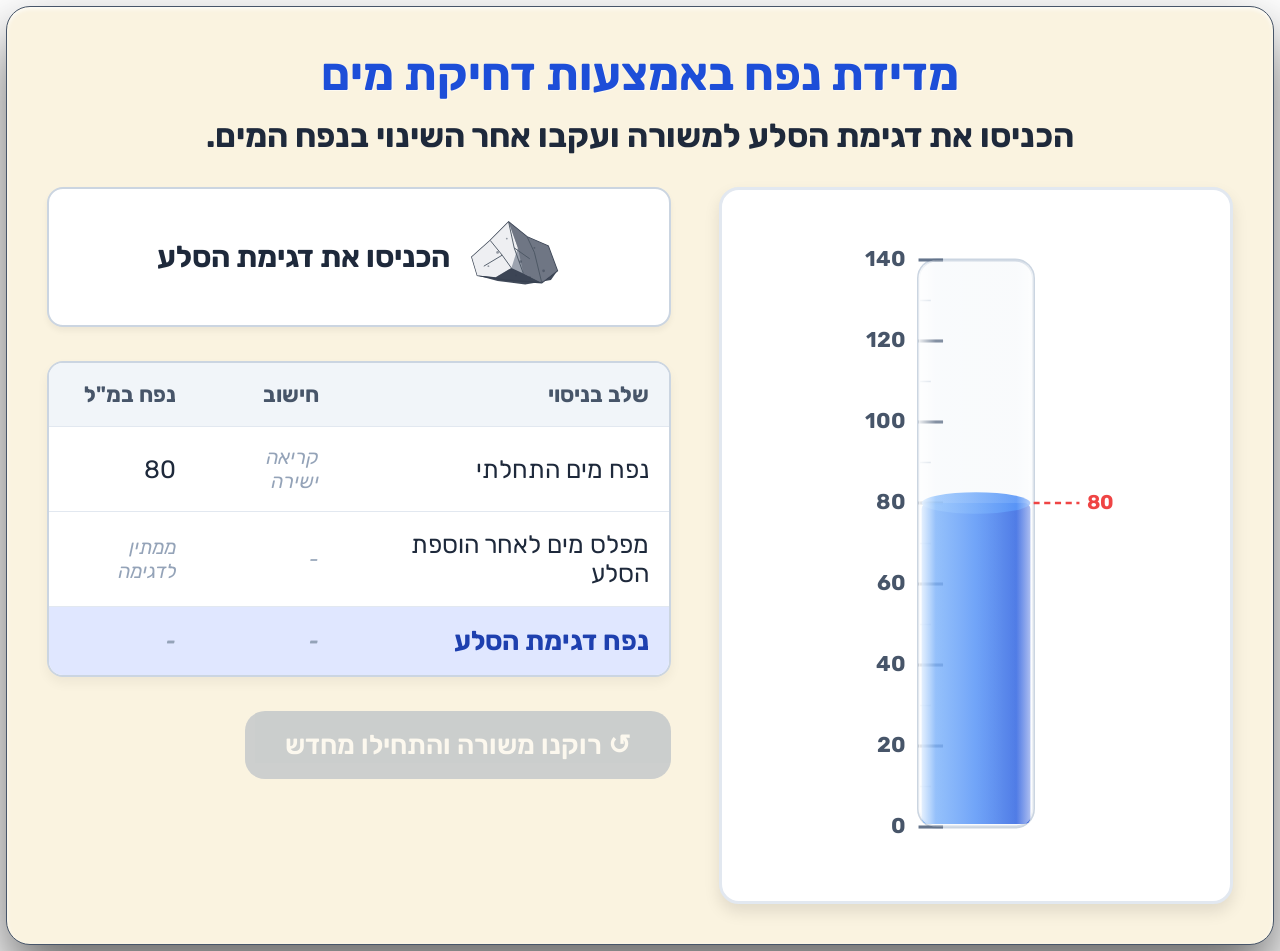
<file: applets/displacement.html>
<!DOCTYPE html>
<html lang="he" dir="rtl">
<head>
<meta charset="utf-8">
<meta name="viewport" content="width=device-width, initial-scale=1">
<title>מדידת נפח באמצעות דחיקת מים</title>
<link rel="preconnect" href="https://fonts.googleapis.com">
<link rel="preconnect" href="https://fonts.gstatic.com" crossorigin>
<link href="https://fonts.googleapis.com/css2?family=Rubik:wght@400;500;600;700&display=swap" rel="stylesheet">
<style>
  :root {
    --primary: #1D4ED8;
    --primary-hover: #1E3A8A;
    --bg-page: #0F172A;
    --card-bg: #FAF3E0;
    --text-main: #1E293B;
    --text-muted: #475569;
    --done-bg: #E0E7FF;
    --done-border: #93C5FD;
    --done-text: #1E40AF;
  }

  * { box-sizing: border-box; }

  html, body { background: transparent; }
  body {
    margin: 0;
    font-family: 'Rubik', sans-serif;
    color: var(--text-main);
    display: flex;
    justify-content: center;
    align-items: center;
    padding: 6px;
    min-height: 100vh;
  }

  .app {
    max-width: 1460px;
    width: 100%;
    background: var(--card-bg);
    border-radius: 24px;
    padding: 40px;
    box-shadow: 0 30px 60px rgba(0, 0, 0, 0.6), inset 0 2px 4px rgba(255, 255, 255, 0.8);
    border: 1px solid #475569;
  }

  .header {
    text-align: center;
    margin-bottom: 32px;
  }

  .header h2 { margin: 0; color: var(--primary); font-size: 46px; font-weight: 700; text-shadow: 1px 1px 0px rgba(255,255,255,0.5); }
  .header p { margin: 14px 0 0 0; color: var(--text-main); font-size: 33px; font-weight: 700; }

  .wrap {
    display: flex;
    gap: 48px;
    flex-wrap: wrap;
    align-items: flex-start;
  }

  .stage {
    border-radius: 20px;
    padding: 24px;
    flex: 0 0 auto;
    background: #FFFFFF;
    box-shadow: 0 8px 16px rgba(0, 0, 0, 0.1);
    border: 3px solid #E2E8F0;
    margin: 0 auto;
    position: relative;
  }

  .panel {
    flex: 1;
    min-width: 420px;
    display: flex;
    flex-direction: column;
    gap: 22px;
  }

  .pick {
    display: flex;
    align-items: center;
    justify-content: center;
    gap: 20px;
    width: 100%;
    padding: 22px;
    border: 2px solid #CBD5E1;
    background: #FFFFFF;
    border-radius: 16px;
    cursor: pointer;
    font-family: inherit;
    text-align: center;
    transition: all 0.25s ease;
    box-shadow: 0 4px 6px rgba(0,0,0,0.05);
  }

  .pick:hover:not(:disabled) {
    background: #F1F5F9;
    border-color: var(--primary);
    transform: translateY(-2px);
    box-shadow: 0 8px 15px rgba(29, 78, 216, 0.15);
  }

  .pick:disabled {
    opacity: 0.5;
    cursor: not-allowed;
    background: #E2E8F0;
    border-color: #CBD5E1;
  }

  .pick.done {
    background: var(--done-bg);
    border-color: var(--done-border);
    cursor: default;
    transform: none;
    box-shadow: none;
  }

  .pick .lbl {
    font-size: 30px;
    font-weight: 700;
    color: var(--text-main);
  }

  .data-table {
    width: 100%;
    border-collapse: separate;
    border-spacing: 0;
    background: #FFFFFF;
    border: 2px solid #CBD5E1;
    border-radius: 16px;
    overflow: hidden;
    font-size: 25px;
    box-shadow: 0 6px 12px rgba(0,0,0,0.05);
    margin-top: 12px;
  }

  .data-table th, .data-table td {
    padding: 18px 20px;
    text-align: right;
    border-bottom: 1px solid #E2E8F0;
  }

  .data-table th {
    background: #F1F5F9;
    font-weight: 700;
    color: var(--text-muted);
    font-size: 22px;
  }

  .data-table tr:last-child td { border-bottom: none; }

  .data-table .final-row {
    background: var(--done-bg);
    font-weight: 700;
    color: var(--done-text);
    font-size: 27px;
  }

  .empty-cell {
    color: #94A3B8;
    font-style: italic;
    font-size: 20px;
  }

  .ltr-math {
    direction: ltr;
    display: inline-block;
    font-family: monospace;
    font-weight: 700;
    font-size: 26px;
    letter-spacing: 1px;
    color: var(--primary);
  }

  .reset {
    align-self: flex-start;
    font-family: inherit;
    font-size: 27px;
    padding: 18px 40px;
    border: none;
    background: var(--text-main);
    color: white;
    border-radius: 20px;
    cursor: pointer;
    font-weight: 600;
    transition: all 0.2s ease;
    box-shadow: 0 4px 10px rgba(0,0,0,0.2);
    margin-top: 12px;
  }

  .reset:hover:not(:disabled) {
    background: #000000;
    transform: translateY(-2px);
    box-shadow: 0 6px 14px rgba(0,0,0,0.3);
  }

  .reset:disabled {
    opacity: 0.45;
    cursor: not-allowed;
    background: #94A3B8;
    box-shadow: none;
  }
</style>
</head>
<body>
<div class="app">
  <div class="header">
    <h2>מדידת נפח באמצעות דחיקת מים</h2>
    <p>הכניסו את דגימת הסלע למשורה ועקבו אחר השינוי בנפח המים.</p>
  </div>
  <div class="wrap">
    <div class="stage">
      <svg id="svg" width="460" height="659" viewBox="0 0 300 430">
        <defs>
          <linearGradient id="glassGrad" x1="0%" y1="0%" x2="100%" y2="0%">
            <stop offset="0%" stop-color="#ffffff" stop-opacity="0.9"/>
            <stop offset="15%" stop-color="#ffffff" stop-opacity="0.2"/>
            <stop offset="85%" stop-color="#ffffff" stop-opacity="0.1"/>
            <stop offset="100%" stop-color="#ffffff" stop-opacity="0.7"/>
          </linearGradient>
          <linearGradient id="waterGrad" x1="0%" y1="0%" x2="100%" y2="0%">
            <stop offset="0%" stop-color="#60A5FA" stop-opacity="0.75"/>
            <stop offset="50%" stop-color="#3B82F6" stop-opacity="0.85"/>
            <stop offset="100%" stop-color="#1D4ED8" stop-opacity="0.9"/>
          </linearGradient>
          <linearGradient id="waterTopGrad" x1="0%" y1="0%" x2="100%" y2="0%">
            <stop offset="0%" stop-color="#93C5FD" stop-opacity="0.9"/>
            <stop offset="100%" stop-color="#3B82F6" stop-opacity="0.9"/>
          </linearGradient>

          <filter id="dropShadow" x="-30%" y="-30%" width="160%" height="160%">
            <feDropShadow dx="0" dy="6" stdDeviation="4" flood-opacity="0.35"/>
          </filter>
        </defs>
        <g id="scene"></g>
      </svg>
    </div>

    <div class="panel">
      <div id="picks"></div>
      <div id="table-container"></div>
      <button class="reset" id="reset" disabled>↺ רוקנו משורה והתחילו מחדש</button>
    </div>
  </div>
</div>

<script>
var SVG='http://www.w3.org/2000/svg';
var scene = document.getElementById('scene'),
    picksEl = document.getElementById('picks'),
    tableContainer = document.getElementById('table-container');

var BASE = 80, CAP = 140;
var ROCK_VOL = 30;

var isInserted = false;
var curWater = BASE;
var busy = false;
// משורה צרה: 75 פיקסלים
var cx = 150, w = 75, topY = 30, botY = 400, h = botY - topY;
var rockY = 80;

function yFor(v){ return botY - (v/CAP)*h; }
function E(t,a,x){ var e=document.createElementNS(SVG,t); for(var k in a) e.setAttribute(k,a[k]); if(x!=null) e.textContent=x; return e; }
function clear(el){ while(el.firstChild) el.removeChild(el.firstChild); }

function getRockSVG() {
  var rg = E('g', {});

  rg.appendChild(E('polygon', {
    points: '-42,20 -48,0 -28,-18 -8,-38 12,-22 35,-12 45,15 28,28 -12,25',
    fill: '#9CA3AF',
    stroke: '#374151',
    'stroke-width': 1.5
  }));

  rg.appendChild(E('polygon', {
    points: '-42,20 -48,0 -28,-18 -8,-38 2,-10 -5,12 -22,22',
    fill: '#F3F4F6',
    opacity: 0.95
  }));

  rg.appendChild(E('polygon', {
    points: '-8,-38 12,-22 35,-12 45,15 28,28 8,18 2,-10',
    fill: '#6B7280',
    opacity: 0.9
  }));

  rg.appendChild(E('polygon', {
    points: '-42,20 -22,22 -5,12 8,18 28,28 45,15 38,25 10,30 -20,26',
    fill: '#374151',
    opacity: 0.95
  }));

  var lines = [
    'M -28,-18 L -15, -2 L -5, 12',
    'M -8,-38 L -2,-10 L 8,18',
    'M 12,-22 L 20, -5 L 28,28',
    'M -2, -10 L 15, 2',
    'M -15, -2 L -35, 10'
  ];
  lines.forEach(function(d) {
    rg.appendChild(E('path', {d: d, stroke: '#4B5563', 'stroke-width': 1, fill: 'none'}));
  });

  var speckles = [
    {x:-30,y:10,r:1}, {x:-20,y:-5,r:1.5}, {x:-10,y:-20,r:1}, {x:5,y:5,r:1.5},
    {x:20,y:-10,r:1}, {x:30,y:15,r:1.5}, {x:0,y:20,r:1}, {x:15,y:22,r:1}
  ];
  speckles.forEach(function(sp) {
    rg.appendChild(E('circle', {cx: sp.x, cy: sp.y, r: sp.r, fill: '#374151', opacity: 0.5}));
  });

  return rg;
}

function draw(){
  clear(scene);

  scene.appendChild(E('rect', {x:cx-w/2, y:topY, width:w, height:h, rx:12, fill:'#F8FAFC', stroke:'#CBD5E1', 'stroke-width':2}));

  for(var v=0; v<=CAP; v+=10){
    var y = yFor(v), maj = (v%20===0);
    scene.appendChild(E('line', {x1:cx-w/2, y1:y, x2:cx-w/2+(maj?16:8), y2:y, stroke:maj?'#64748B':'#CBD5E1', 'stroke-width':maj?2:1}));
    if(maj) scene.appendChild(E('text', {x:cx-w/2-8, y:y+4, 'font-size':14, 'font-weight':700, fill:'#475569', 'text-anchor':'end', 'style':'direction:ltr'}, v));
  }

  var wy = yFor(curWater);
  var ry = 7;
  var waterHeight = botY - wy;
  if(waterHeight > 0) {
    scene.appendChild(E('rect', {x:cx-w/2+2, y:wy, width:w-4, height:waterHeight-2, fill:'url(#waterGrad)', rx:4}));
    scene.appendChild(E('ellipse', {cx:cx, cy:wy, rx:(w-4)/2, ry:ry, fill:'url(#waterTopGrad)'}));
  }

  if(isInserted || busy) {
    var rg = getRockSVG();
    // הקטנת הסלע ב-45% כדי שיתאים בדיוק למשורה הצרה (רוחב 75)
    rg.setAttribute('transform', 'translate(' + cx + ',' + rockY + ') scale(0.55)');
    rg.setAttribute('filter', 'url(#dropShadow)');
    scene.appendChild(rg);
  }

  scene.appendChild(E('line', {x1:cx+w/2, y1:wy, x2:cx+w/2+30, y2:wy, stroke:'#EF4444', 'stroke-width':1.5, 'stroke-dasharray':'4 3'}));
  scene.appendChild(E('text', {x:cx+w/2+35, y:wy+4, 'font-size':13, 'font-weight':700, fill:'#EF4444', 'style':'direction:ltr'}, Math.round(curWater)));

  scene.appendChild(E('rect', {x:cx-w/2, y:topY, width:w, height:h, rx:12, fill:'url(#glassGrad)', 'pointer-events':'none'}));
}

function insertRock(){
  if(busy || isInserted) return;
  isInserted = true;
  curWater = BASE;
  rockY = 60;

  renderUI();

  var targetWater = BASE + ROCK_VOL;
  var targetRockY = botY - 22;

  busy = true;
  var startWater = curWater, startRockY = rockY, t0 = null, dur = 1400;

  function fr(ts){
    if(!t0) t0 = ts;
    var p = Math.min(1, (ts-t0)/dur);
    var ease = 1 - Math.pow(1 - p, 3);

    curWater = startWater + (targetWater - startWater) * ease;
    rockY = startRockY + (targetRockY - startRockY) * ease;

    draw();
    if(p < 1) requestAnimationFrame(fr);
    else { busy = false; renderUI(); try { parent.postMessage({ type: 'APPLET_DONE' }, '*'); } catch(e){} }
  }
  requestAnimationFrame(fr);
}

function renderUI(){
  draw();
  picksEl.innerHTML = '';

  var b = document.createElement('button');
  b.className = 'pick' + (isInserted ? ' done' : '');
  if(isInserted) b.disabled = true;

  var iconSvg = '<svg width="92" height="92" viewBox="-50 -50 100 100">' + getRockSVG().innerHTML + '</svg>';

  b.innerHTML = iconSvg + '<span class="lbl">' + (isInserted ? 'הדגימה בפנים ✓' : 'הכניסו את דגימת הסלע') + '</span>';
  b.onclick = insertRock;
  picksEl.appendChild(b);

  var t = '<table class="data-table">';
  t += '<thead><tr><th>שלב בניסוי</th><th>חישוב</th><th>נפח במ"ל</th></tr></thead><tbody>';

  t += '<tr><td>נפח מים התחלתי</td><td class="empty-cell">קריאה ישירה</td><td>' + BASE + '</td></tr>';

  if(isInserted) {
    var v2 = BASE + ROCK_VOL;
    t += '<tr><td>מפלס מים לאחר הוספת הסלע</td><td class="empty-cell">קריאה ישירה</td><td>' + v2 + '</td></tr>';
    t += '<tr class="final-row"><td>נפח דגימת הסלע</td><td><span class="ltr-math">' + v2 + ' - ' + BASE + '</span></td><td>' + ROCK_VOL + ' מ"ל</td></tr>';
  } else {
    t += '<tr><td>מפלס מים לאחר הוספת הסלע</td><td class="empty-cell">-</td><td class="empty-cell">ממתין לדגימה</td></tr>';
    t += '<tr class="final-row"><td>נפח דגימת הסלע</td><td class="empty-cell">-</td><td class="empty-cell">-</td></tr>';
  }

  t += '</tbody></table>';
  tableContainer.innerHTML = t;

  // reset button is active only after the rock has been inserted
  document.getElementById('reset').disabled = !isInserted;
}

document.getElementById('reset').onclick = function() {
  if(busy || !isInserted) return;
  isInserted = false;
  curWater = BASE;
  renderUI();
};

renderUI();
</script>
</body>
</html>
</file>
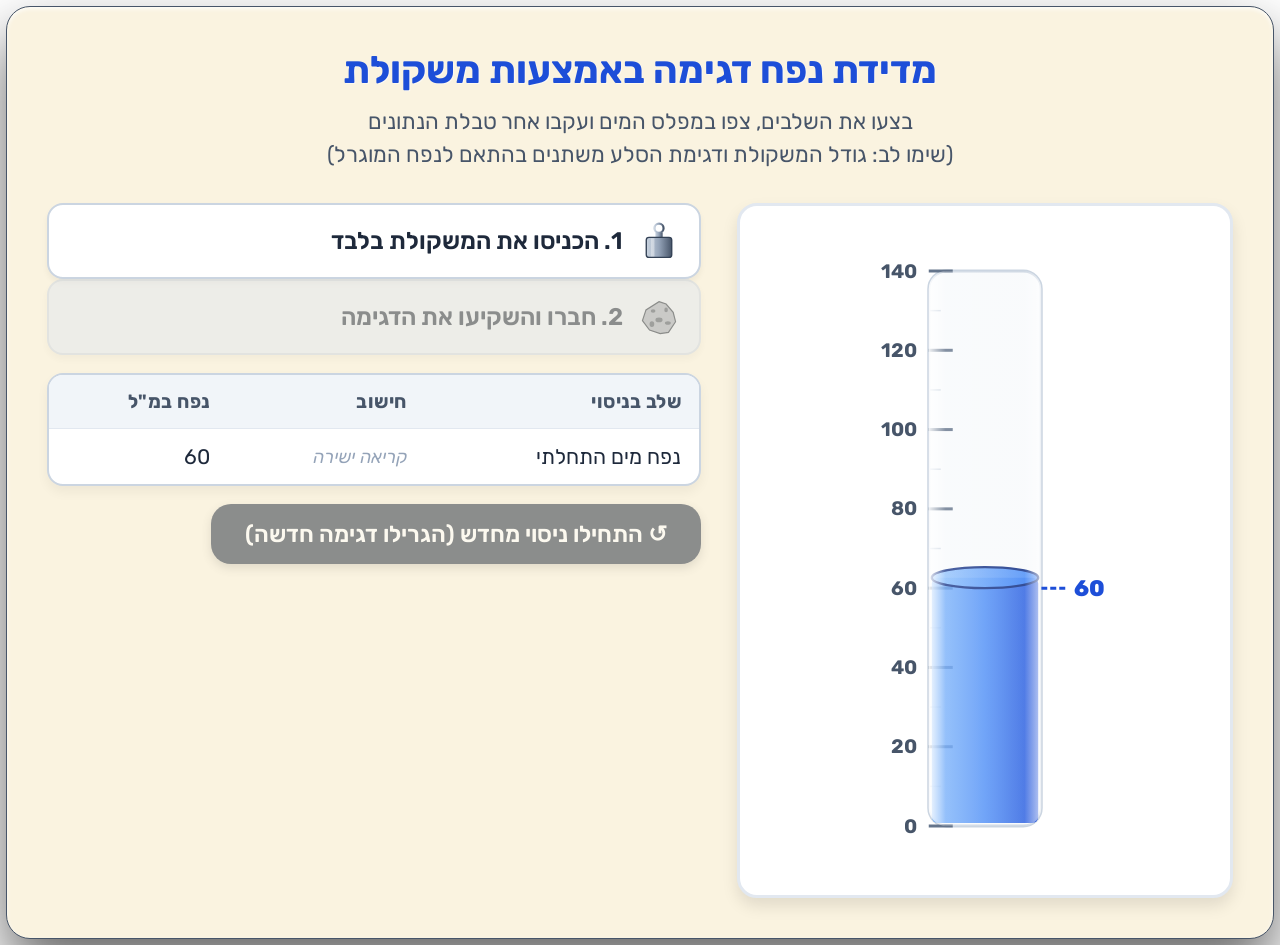
<file: applets/floating-body.html>
<!DOCTYPE html>
<html lang="he" dir="rtl">
<head>
<meta charset="utf-8">
<meta name="viewport" content="width=device-width, initial-scale=1">
<title>מדידה עקיפה - סימולציית מעבדה (דגימת סלע)</title>
<link rel="preconnect" href="https://fonts.googleapis.com">
<link rel="preconnect" href="https://fonts.gstatic.com" crossorigin>
<link href="https://fonts.googleapis.com/css2?family=Rubik:wght@400;500;600;700&display=swap" rel="stylesheet">
<style>
  :root {
    --primary: #1D4ED8;
    --primary-hover: #1E3A8A;
    --bg-page: #0F172A; 
    --card-bg: #FAF3E0; 
    --text-main: #1E293B;
    --text-muted: #475569;
    --done-bg: #E0E7FF;
    --done-border: #93C5FD;
    --done-text: #1E40AF;
  }
  
  * { box-sizing: border-box; }
  
  html, body { background: transparent; }
  body {
    margin: 0;
    font-family: 'Rubik', sans-serif;
    color: var(--text-main);
    display: flex;
    justify-content: center;
    align-items: flex-start;
    padding: 6px;
    min-height: auto;
  }

  .app {
    max-width: 1340px;
    width: 100%;
    background: var(--card-bg);
    border-radius: 24px;
    padding: 40px;
    box-shadow: 0 30px 60px rgba(0, 0, 0, 0.6), inset 0 2px 4px rgba(255, 255, 255, 0.8);
    border: 1px solid #475569;
  }
  
  .header {
    text-align: center;
    margin-bottom: 32px;
  }
  
  .header h2 { margin: 0; color: var(--primary); font-size: 38px; font-weight: 700; text-shadow: 1px 1px 0px rgba(255,255,255,0.5); }
  .header p { margin: 12px 0 0 0; color: var(--text-muted); font-size: 22px; line-height: 1.5; }
  
  .wrap {
    display: flex;
    gap: 36px;
    flex-wrap: wrap;
    align-items: flex-start;
  }
  
  .stage {
    border-radius: 20px;
    padding: 20px;
    flex: 0 0 auto;
    background: #FFFFFF;
    box-shadow: 0 8px 16px rgba(0, 0, 0, 0.1);
    border: 3px solid #E2E8F0;
    margin: 0 auto;
    position: relative;
  }
  
  .panel {
    flex: 1;
    min-width: 340px;
    display: flex;
    flex-direction: column;
    gap: 18px;
  }
  
  .pick {
    display: flex;
    align-items: center;
    gap: 16px;
    width: 100%;
    padding: 16px 20px;
    border: 2px solid #CBD5E1;
    background: #FFFFFF;
    border-radius: 16px;
    cursor: pointer;
    font-family: inherit;
    text-align: right;
    transition: all 0.25s ease;
    box-shadow: 0 4px 6px rgba(0,0,0,0.05);
  }
  
  .pick:hover:not(:disabled) {
    background: #F1F5F9;
    border-color: var(--primary);
    transform: translateY(-2px);
    box-shadow: 0 8px 15px rgba(29, 78, 216, 0.15);
  }
  
  .pick:disabled {
    opacity: 0.5;
    cursor: not-allowed;
    background: #E2E8F0;
    border-color: #CBD5E1;
  }
  
  .pick.done {
    background: var(--done-bg);
    border-color: var(--done-border);
    cursor: default;
    transform: none;
    box-shadow: none;
  }
  
  .pick .lbl {
    font-size: 24px;
    font-weight: 600;
    color: var(--text-main);
  }
  
  .pick.done .lbl { color: var(--done-text); }
  
  .data-table {
    width: 100%;
    border-collapse: separate;
    border-spacing: 0;
    background: #FFFFFF;
    border: 2px solid #CBD5E1;
    border-radius: 16px;
    overflow: hidden;
    font-size: 21px;
    box-shadow: 0 6px 12px rgba(0,0,0,0.05);
  }

  .data-table th, .data-table td {
    padding: 15px 18px;
    text-align: right;
    border-bottom: 1px solid #E2E8F0;
  }
  
  .data-table th {
    background: #F1F5F9;
    font-weight: 700;
    color: var(--text-muted);
    font-size: 19px;
    text-transform: uppercase;
    letter-spacing: 0.5px;
  }
  
  .data-table tr:last-child td { border-bottom: none; }
  
  .data-table .final-row {
    background: var(--done-bg);
    font-weight: 700;
    color: var(--done-text);
    font-size: 23px;
  }

  .empty-cell {
    color: #94A3B8;
    font-style: italic;
    font-size: 18px;
  }

  .ltr-math {
    direction: ltr;
    display: inline-block;
    font-family: monospace;
    font-weight: 700;
    font-size: 22px;
    letter-spacing: 1px;
    color: var(--primary);
  }
  
  .reset {
    align-self: flex-start;
    font-family: inherit;
    font-size: 23px;
    padding: 16px 34px;
    border: none;
    background: var(--text-main);
    color: white;
    border-radius: 20px;
    cursor: pointer;
    font-weight: 600;
    transition: all 0.2s ease;
    box-shadow: 0 4px 10px rgba(0,0,0,0.2);
  }

  .reset:hover:not(:disabled) {
    background: #000000;
    transform: translateY(-2px);
    box-shadow: 0 6px 14px rgba(0,0,0,0.3);
  }
  .reset:disabled { opacity: 0.5; cursor: not-allowed; }
  
  text { font-family: 'Rubik', sans-serif; dominant-baseline: central; }
</style>
</head>
<body>
<div class="app">
  <div class="header">
    <h2>מדידת נפח דגימה באמצעות משקולת</h2>
    <p>בצעו את השלבים, צפו במפלס המים ועקבו אחר טבלת הנתונים<br>(שימו לב: גודל המשקולת ודגימת הסלע משתנים בהתאם לנפח המוגרל)</p>
  </div>
  <div class="wrap">
    <div class="stage">
      <svg id="svg" width="450" height="645" viewBox="0 0 300 430">
        <defs>
          <linearGradient id="glassGrad" x1="0%" y1="0%" x2="100%" y2="0%">
            <stop offset="0%" stop-color="#ffffff" stop-opacity="0.9"/>
            <stop offset="15%" stop-color="#ffffff" stop-opacity="0.2"/>
            <stop offset="85%" stop-color="#ffffff" stop-opacity="0.1"/>
            <stop offset="100%" stop-color="#ffffff" stop-opacity="0.7"/>
          </linearGradient>
          <linearGradient id="waterGrad" x1="0%" y1="0%" x2="100%" y2="0%">
            <stop offset="0%" stop-color="#60A5FA" stop-opacity="0.75"/>
            <stop offset="50%" stop-color="#3B82F6" stop-opacity="0.85"/>
            <stop offset="100%" stop-color="#1D4ED8" stop-opacity="0.9"/>
          </linearGradient>
          <linearGradient id="waterTopGrad" x1="0%" y1="0%" x2="100%" y2="0%">
            <stop offset="0%" stop-color="#93C5FD" stop-opacity="0.9"/>
            <stop offset="100%" stop-color="#3B82F6" stop-opacity="0.9"/>
          </linearGradient>
          <linearGradient id="metalGrad" x1="0%" y1="0%" x2="100%" y2="0%">
            <stop offset="0%" stop-color="#CBD5E1"/>
            <stop offset="20%" stop-color="#F8FAFC"/>
            <stop offset="50%" stop-color="#94A3B8"/>
            <stop offset="80%" stop-color="#475569"/>
            <stop offset="100%" stop-color="#1E293B"/>
          </linearGradient>
          <radialGradient id="rockGrad" cx="40%" cy="30%" r="70%">
            <stop offset="0%" stop-color="#D1D5DB"/>
            <stop offset="50%" stop-color="#9CA3AF"/>
            <stop offset="100%" stop-color="#4B5563"/>
          </radialGradient>
          <filter id="dropShadow" x="-30%" y="-30%" width="160%" height="160%">
            <feDropShadow dx="0" dy="5" stdDeviation="4" flood-opacity="0.4"/>
          </filter>
        </defs>
        <g id="scene"></g>
      </svg>
    </div>
    
    <div class="panel">
      <div id="picks"></div>
      <div id="table-container"></div>
      <button class="reset" id="reset" disabled>↺ התחילו ניסוי מחדש (הגרילו דגימה חדשה)</button>
    </div>
  </div>
</div>

<script>
var SVG='http://www.w3.org/2000/svg';
var scene = document.getElementById('scene'), 
    picksEl = document.getElementById('picks'),
    tableContainer = document.getElementById('table-container');

var BASE=60, CAP=140;
var weightVol, rockVol;
var step=0, cur=BASE, busy=false;
var cx=150, w=75, topY=30, botY=400, h=botY-topY;

// מיקומי אובייקטים קבועים בתוך המים
var wy_obj = 310; 
var ry_obj = 360; 

function getRandomInt(min, max) { return Math.floor(Math.random() * (max - min + 1)) + min; }

function initExperiment() {
  if(busy) return;
  step = 0;
  cur = BASE;
  weightVol = getRandomInt(3, 5) * 5; // 15, 20 או 25
  rockVol = getRandomInt(6, 9) * 5;   // 30, 35, 40 או 45
  render();
}

function yFor(v){ return botY - (v/CAP)*h; }
function E(t,a,x){ var e=document.createElementNS(SVG,t); for(var k in a) e.setAttribute(k,a[k]); if(x!=null) e.textContent=x; return e; }
function clear(el){ while(el.firstChild) el.removeChild(el.firstChild); }

function draw(overrideWater, overrideObjY, overrideRockY){
  clear(scene);
  
  // זכוכית אחורית של המשורה
  scene.appendChild(E('rect', {x:cx-w/2, y:topY, width:w, height:h, rx:12, fill:'#F8FAFC', stroke:'#CBD5E1', 'stroke-width':2}));
  
  // שנתות מדידה (מספור כל 20 מ"ל)
  for(var v=0; v<=CAP; v+=10){
    var y = yFor(v), maj = (v%20===0);
    scene.appendChild(E('line', {x1:cx-w/2, y1:y, x2:cx-w/2+(maj?16:8), y2:y, stroke:maj?'#64748B':'#CBD5E1', 'stroke-width':maj?2:1}));
    if(maj) scene.appendChild(E('text', {x:cx-w/2-8, y:y, 'font-size':13, 'font-weight':700, fill:'#475569', 'text-anchor':'end', 'style':'direction:ltr'}, v));
  }
  
  // חישוב גובה המים הנוכחי
  var activeCur = (overrideWater !== undefined) ? overrideWater : cur;
  var wy = yFor(activeCur);
  var ry = 7; 
  var waterHeight = botY - wy;
  
  if(waterHeight > 0) {
    scene.appendChild(E('rect', {x:cx-w/2+2, y:wy-ry, width:w-4, height:waterHeight+ry-2, fill:'url(#waterGrad)', rx:4}));
    scene.appendChild(E('ellipse', {cx:cx, cy:wy-ry, rx:(w-4)/2, ry:ry, fill:'url(#waterTopGrad)', stroke:'#1E3A8A', 'stroke-width':1.5}));
    
    // קו מדידה דינמי
    scene.appendChild(E('line', {x1:cx+w/2, y1:wy, x2:cx+w/2+16, y2:wy, stroke:'#1D4ED8', 'stroke-width':2, 'stroke-dasharray':'4,2'}));
    scene.appendChild(E('text', {x:cx+w/2+22, y:wy, 'font-size':15, 'font-weight':800, fill:'#1D4ED8', 'text-anchor':'start', 'style':'direction:ltr'}, Math.round(activeCur)));
  }
  
  // הגדלתי את המרווחים כדי ששינוי הגודל יהיה בולט יותר לעין
  var wH = 12 + (weightVol / 25) * 20; 
  var currentObjY = (overrideObjY !== undefined) ? overrideObjY : wy_obj;

  // חוט ראשי למשקולת
  if(step >= 1) {
    scene.appendChild(E('line', {x1:cx, y1:topY-10, x2:cx, y2:currentObjY - wH/2 - 4, stroke:'#475569', 'stroke-width':2}));
  }

  // ציור משקולת
  if(step >= 1){
    var wg = E('g', { filter: 'url(#dropShadow)' });
    wg.appendChild(E('circle', {cx:cx, cy:currentObjY - wH/2 - 4, r:4, fill:'none', stroke:'url(#metalGrad)', 'stroke-width':2.5}));
    if(step >= 2) {
      wg.appendChild(E('circle', {cx:cx, cy:currentObjY + wH/2 + 4, r:4, fill:'none', stroke:'url(#metalGrad)', 'stroke-width':2.5}));
    }
    wg.appendChild(E('rect', {x:cx-4, y:currentObjY - wH/2, width:8, height:4, fill:'url(#metalGrad)'}));
    wg.appendChild(E('rect', {x:cx-12, y:currentObjY - wH/2 + 4, width:24, height:wH - 8, rx:4, fill:'url(#metalGrad)', stroke:'#334155', 'stroke-width':1.5}));
    wg.appendChild(E('rect', {x:cx-8, y:currentObjY - wH/2 + 6, width:3, height:wH - 12, fill:'#FFFFFF', opacity:0.4, rx:1}));
    scene.appendChild(wg);
  }
  
  // ציור הדגימה (סלע)
  if(step >= 2){
    // הגדלתי משמעותית את מקדם השינוי כדי שהסלע ייראה שונה בכל הגרלה
    var rS = 0.3 + (rockVol / 45) * 0.7; 
    var currentRockY = (overrideRockY !== undefined) ? overrideRockY : ry_obj;
    
    scene.appendChild(E('line', {x1:cx, y1:currentObjY + wH/2 + 8, x2:cx, y2:currentRockY - 22*rS, stroke:'#475569', 'stroke-width':2}));
    
    var rg = E('g', { filter: 'url(#dropShadow)' });
    var rockPts = [
      [0, -26], [12, -22], [24, -8], [28, 8], [16, 26], [2, 28], [-16, 22], [-28, 6], [-22, -12]
    ];
    
    for(var i=0; i<rockPts.length; i++) {
       rockPts[i][0] = cx + rockPts[i][0] * rS;
       rockPts[i][1] = currentRockY + rockPts[i][1] * rS;
    }
    
    var polyStr = rockPts.map(function(p){return p.join(',');}).join(' ');
    rg.appendChild(E('polygon', {points: polyStr, fill:'url(#rockGrad)', stroke:'#1F2937', 'stroke-width':1.5}));
    
    var speckles = [
      {cx: -10, cy: -10, rx: 4, ry: 3, rot: 15},
      {cx: 12, cy: -12, rx: 3, ry: 4, rot: -20},
      {cx: 15, cy: 10, rx: 5, ry: 3, rot: 45},
      {cx: -12, cy: 12, rx: 4, ry: 5, rot: -10},
      {cx: 0, cy: 5, rx: 6, ry: 4, rot: 80}
    ];
    
    speckles.forEach(function(sp) {
      rg.appendChild(E('ellipse', {
        cx: cx + sp.cx * rS, 
        cy: currentRockY + sp.cy * rS, 
        rx: sp.rx * rS, 
        ry: sp.ry * rS, 
        fill: '#1F2937', 
        opacity: 0.65,
        transform: 'rotate(' + sp.rot + ' ' + (cx + sp.cx * rS) + ' ' + (currentRockY + sp.cy * rS) + ')'
      }));
    });
    
    scene.appendChild(rg);
  }
  
  // השתקפות זכוכית קדמית
  scene.appendChild(E('rect', {x:cx-w/2, y:topY, width:w, height:h, rx:12, fill:'url(#glassGrad)', 'pointer-events':'none'}));
}

function animStep1(cb){
  busy = true;
  var startY = topY - 20;
  var waterSurfaceY = yFor(BASE);
  // שלב באוויר די מהיר (800ms), שלב במים איטי בהרבה (2500ms)
  var durAir = 800; 
  var durWater = 2500; 
  var t0 = null;

  function fr(ts){
    if(!t0) t0 = ts;
    var elapsed = ts - t0;
    
    if(elapsed < durAir) {
      // המשקולת נופלת באוויר עד למים. מפלס המים נשאר במקום.
      var p = elapsed / durAir;
      var currentY = startY + (waterSurfaceY - startY) * p;
      draw(BASE, currentY); 
      requestAnimationFrame(fr);
    } else if(elapsed < durAir + durWater) {
      // המשקולת שוקעת במים. המפלס עולה במקביל.
      var p = (elapsed - durAir) / durWater;
      var easeOut = 1 - Math.pow(1 - p, 3);
      var currentY = waterSurfaceY + (wy_obj - waterSurfaceY) * easeOut;
      var currentWater = BASE + weightVol * easeOut;
      cur = currentWater;
      draw(currentWater, currentY); 
      requestAnimationFrame(fr);
    } else {
      cur = BASE + weightVol;
      busy = false;
      if(cb) cb();
    }
  }
  requestAnimationFrame(fr);
}

function animStep2(cb){
  busy = true;
  var waterWithW = BASE + weightVol;
  var waterSurfaceY = yFor(waterWithW);
  var waterBaseY = yFor(BASE); // מפלס בלי כלום
  
  var phase1Dur = 800;  // משיכה באוויר בתוך המים
  var phase2Dur = 1000; // יציאה מהמים (המפלס יורד)
  var phase3Dur = 600;  // התרוממות באוויר
  var phase4Dur = 1200; // נפילה מהירה באוויר עד שהסלע נוגע במים
  var phase5Dur = 3000; // שקיעה איטית במים של שני האובייקטים (מפלס עולה)
  
  var t0 = null;

  function fr(ts){
    if(!t0) t0 = ts;
    var elapsed = ts - t0;
    
    if(elapsed < phase1Dur) {
      // משיכת המשקולת עד לפני המים
      var p = elapsed / phase1Dur;
      var currentY = wy_obj + (waterSurfaceY - wy_obj) * p;
      draw(waterWithW, currentY);
      requestAnimationFrame(fr);
    } 
    else if(elapsed < phase1Dur + phase2Dur) {
      // יציאה מהמים
      var p = (elapsed - phase1Dur) / phase2Dur;
      var currentY = waterSurfaceY + ((topY - 10) - waterSurfaceY) * p;
      var currentWater = waterWithW - weightVol * p;
      cur = currentWater;
      draw(currentWater, currentY);
      requestAnimationFrame(fr);
    } 
    else if(elapsed < phase1Dur + phase2Dur + phase3Dur) {
      // עוד קצת למעלה באוויר
      var p = (elapsed - phase1Dur - phase2Dur) / phase3Dur;
      var currentY = (topY - 10) + ((topY - 40) - (topY - 10)) * p;
      draw(BASE, currentY);
      requestAnimationFrame(fr);
    } 
    else if(elapsed < phase1Dur + phase2Dur + phase3Dur + phase4Dur) {
      // נפילה באוויר של המשקולת + הסלע
      step = 2; 
      var p = (elapsed - phase1Dur - phase2Dur - phase3Dur) / phase4Dur;
      
      var diff = ry_obj - wy_obj; 
      var startObjY = topY - 40;
      var targetRockY = waterBaseY; // תחתית הסלע פוגעת במים (שבגובה BASE)
      var targetObjY = targetRockY - diff;
      
      var currentObjY = startObjY + (targetObjY - startObjY) * p;
      var currentRockY = (startObjY + diff) + (targetRockY - (startObjY + diff)) * p;
      
      // המים עדיין לא זזים!
      draw(BASE, currentObjY, currentRockY); 
      requestAnimationFrame(fr);
    }
    else if(elapsed < phase1Dur + phase2Dur + phase3Dur + phase4Dur + phase5Dur) {
      // שקיעה איטית מאוד בתוך המים
      var p = (elapsed - phase1Dur - phase2Dur - phase3Dur - phase4Dur) / phase5Dur;
      var easeOut = 1 - Math.pow(1 - p, 3);
      
      var diff = ry_obj - wy_obj;
      var startObjY = waterBaseY - diff;
      var startRockY = waterBaseY;
      
      var currentObjY = startObjY + (wy_obj - startObjY) * easeOut;
      var currentRockY = startRockY + (ry_obj - startRockY) * easeOut;
      
      var totalObjVol = weightVol + rockVol;
      var currentWater = BASE + totalObjVol * easeOut;
      cur = currentWater;
      
      // המים מתחילים לעלות לאט לאט
      draw(currentWater, currentObjY, currentRockY); 
      requestAnimationFrame(fr);
    } 
    else {
      cur = BASE + weightVol + rockVol;
      busy = false;
      if(cb) cb();
    }
  }
  requestAnimationFrame(fr);
}

var W_ICON = '<svg width="40" height="40" viewBox="0 0 44 44"><defs><linearGradient id="icMet" x1="0%" y1="0%" x2="100%" y2="0%"><stop offset="0%" stop-color="#CBD5E1"/><stop offset="50%" stop-color="#94A3B8"/><stop offset="100%" stop-color="#475569"/></linearGradient></defs><circle cx="22" cy="8" r="5" fill="none" stroke="url(#icMet)" stroke-width="2.5"/><rect x="18" y="13" width="8" height="5" fill="url(#icMet)"/><rect x="8" y="18" width="28" height="22" rx="3" fill="url(#icMet)" stroke="#334155" stroke-width="1.5"/><rect x="13" y="19" width="4" height="20" fill="#FFF" opacity="0.4"/></svg>';
var S_ICON = '<svg width="40" height="40" viewBox="0 0 44 44"><g transform="translate(22, 22) scale(0.65)"><polygon points="0,-26 12,-22 24,-8 28,8 16,26 2,28 -16,22 -28,6 -22,-12" fill="#9CA3AF" stroke="#1F2937" stroke-width="2"/><ellipse cx="-10" cy="-10" rx="4" ry="3" fill="#1F2937" opacity="0.7"/><ellipse cx="12" cy="-12" rx="3" ry="4" fill="#1F2937" opacity="0.7"/><ellipse cx="15" cy="10" rx="5" ry="3" fill="#1F2937" opacity="0.7"/><ellipse cx="-12" cy="12" rx="4" ry="5" fill="#1F2937" opacity="0.7"/><ellipse cx="0" cy="5" rx="6" ry="4" fill="#1F2937" opacity="0.7"/></g></svg>';

function pick(icon,label,cls,en,fn){
  var b = document.createElement('button'); 
  b.className = 'pick' + (cls ? (' ' + cls) : '');
  if(!en) b.disabled = true; 
  b.innerHTML = icon + '<span class="lbl">' + label + '</span>';
  if(en&&fn) b.onclick = fn; 
  picksEl.appendChild(b);
}

function render(){
  draw();
  picksEl.innerHTML = '';
  pick(W_ICON, step>=1 ? '1. המשקולת בפנים ✓' : '1. הכניסו את המשקולת בלבד', step>=1?'done':'', step===0, function(){if(busy)return; step=1; animStep1(render);});
  pick(S_ICON, step>=2 ? '2. הדגימה צורפה ✓' : '2. חברו והשקיעו את הדגימה', step>=2?'done':'', step===1, function(){if(busy)return; animStep2(render);});
  
  var t = '<table class="data-table">';
  t += '<thead><tr><th>שלב בניסוי</th><th>חישוב</th><th>נפח במ"ל</th></tr></thead><tbody>';
  
  t += '<tr><td>נפח מים התחלתי</td><td class="empty-cell">קריאה ישירה</td><td>' + BASE + '</td></tr>';
  
  if(step >= 1) {
    var v1 = BASE + weightVol;
    t += '<tr><td>מפלס מים + משקולת</td><td class="empty-cell">קריאה ישירה</td><td>' + v1 + '</td></tr>';
    t += '<tr><td><strong>נפח המשקולת בלבד</strong></td><td><span class="ltr-math">' + v1 + ' - ' + BASE + '</span></td><td><strong>' + weightVol + '</strong></td></tr>';
  }
  
  if(step >= 2) {
    var v2 = BASE + weightVol + rockVol;
    var totalObj = weightVol + rockVol; 
    
    t += '<tr><td>מפלס מים (עם דגימה)</td><td class="empty-cell">קריאה ישירה</td><td>' + v2 + '</td></tr>';
    t += '<tr><td>נפח משקולת + דגימה</td><td><span class="ltr-math">' + v2 + ' - ' + BASE + '</span></td><td>' + totalObj + '</td></tr>';
    
    t += '<tr class="final-row"><td>נפח הדגימה</td><td><span class="ltr-math">' + totalObj + ' - ' + weightVol + '</span></td><td>' + rockVol + ' מ"ל</td></tr>';
  }
  
  t += '</tbody></table>';
  tableContainer.innerHTML = t;
  // reset is active only after a complete round (weight + sample)
  document.getElementById('reset').disabled = (step < 2);
}

document.getElementById('reset').onclick = function(){ if (step < 2 || busy) return; initExperiment(); };
initExperiment();
</script>
</body>
</html>
</file>
<file: styles.css>
/* =====================================================================
   STEM לומדה — reusable foundation stylesheet
   Design tokens live in :root — retune these from the Figma design.
   Structure/behaviour is generic and reused across all units.
   ===================================================================== */

/* ---- brand font (Assistant). Swap to local @font-face for offline. ---- */
@import url('https://fonts.googleapis.com/css2?family=Assistant:wght@400;600;700;800&display=swap');

:root{
  /* canvas */
  --stage-w: 1920px;
  --stage-h: 1080px;

  /* palette — PLACEHOLDERS, replace with the approved design tokens */
  --c-bg:        #eaf2f6;
  --c-ink:       #1f2a30;
  --c-primary:   #1c7293;
  --c-primary-d: #125266;
  --c-accent:    #f2a03d;
  --c-card:      #ffffff;
  --c-card-line: #d7e6ec;
  --c-correct:   #2e8b57;
  --c-incorrect: #c0392b;
  --c-muted:     #6a7a82;

  /* type scale (at 1:1 on the 1920×1080 stage) */
  --fs-body: 30px;
  --fs-stem: 38px;
  --fs-title: 44px;

  --radius: 18px;
  --shadow: 0 10px 30px rgba(0,0,0,.12);
  --focus: 3px solid #2b8cc4;
}

*{ box-sizing:border-box; }
html,body{ margin:0; height:100%; }
body{
  font-family:'Assistant',Arial,sans-serif;
  color:var(--c-ink);
  background:#0d1418;              /* letterbox behind the stage */
  overflow:hidden;
  display:flex; align-items:center; justify-content:center;
}

/* ---------------------------------------------------------------
   STAGE : fixed 1920×1080, scaled to fit via JS (--scale var).
   All screen content is absolute-positioned at 1:1 design coords.
   --------------------------------------------------------------- */
.stage{
  position:relative;
  width:var(--stage-w); height:var(--stage-h);
  flex:0 0 auto;
  transform: scale(var(--scale,1));
  transform-origin: center center;
  background:var(--c-bg);
  overflow:hidden;
  /* the whole 1920x1080 stage is almost always scaled by a fractional (non-integer)
     ratio to fit the viewport -- on some GPUs/browsers this makes the browser
     keep re-rasterizing the detailed background art every frame instead of
     caching it once, which reads as a faint constant "shimmer/pulse" across
     the whole screen even with zero animation nearby. Pinning this as its own
     stable GPU layer stops that re-rasterization. */
  will-change: transform;
  backface-visibility: hidden;
}

/* ---- screens: only .active is shown ---- */
.screen{
  position:absolute; inset:0;
  opacity:0; visibility:hidden;
  transition:opacity .35s ease;
}
.screen.active{ opacity:1; visibility:visible; }
.screen-bg{
  position:absolute; inset:0;
  width:100%; height:100%; object-fit:cover;
}

/* ---------------------------------------------------------------
   CARD / TEXT BOX
   --------------------------------------------------------------- */
.card{
  position:absolute;
  background:var(--c-card);
  border:1px solid var(--c-card-line);
  border-radius:var(--radius);
  box-shadow:var(--shadow);
  padding:32px 36px;
  font-size:var(--fs-body); line-height:1.45;
}
.card p{ margin:0 0 .6em; }
.card p:last-child{ margin-bottom:0; }
.card h2{ font-size:var(--fs-title); margin:0 0 .5em; color:var(--c-primary-d); }

/* ---------------------------------------------------------------
   SPEECH BUBBLE TEXT (bubble graphic lives in the background image;
   this is just the live text placed at the design coordinates)
   --------------------------------------------------------------- */
.speech{
  position:absolute; display:flex; align-items:center; justify-content:center;
  box-sizing:border-box; padding:10px 26px;
  font-size:33px; line-height:1.3; font-weight:600;
  color:#1a1a1a; text-align:center;
}
.speech p{ margin:0; }

/* ---------------------------------------------------------------
   FLOAT-IN REVEAL (elements fade + rise into place; staggered per
   screen so multi-element screens reveal in order — as in the examples)
   --------------------------------------------------------------- */
.float-in{ opacity:0; transform:translateY(26px); }
.float-in.is-in{ opacity:1; transform:translateY(0);
  transition:opacity .5s ease, transform .5s ease; }
@media (prefers-reduced-motion: reduce){
  .float-in, .float-in.is-in{ opacity:1; transform:none; transition:none; }
}
/* feedback popup floats in (keeps its horizontal centering) */
@keyframes fb-in{ from{ opacity:0; transform:translate(-50%,18px); }
                  to{ opacity:1; transform:translate(-50%,0); } }
/* correct/incorrect mark pops into the dot */
@keyframes mark-pop{ 0%{ opacity:0; transform:scale(.2); }
                     60%{ opacity:1; transform:scale(1.18); }
                     100%{ opacity:1; transform:scale(1); } }

/* ---------------------------------------------------------------
   SPEECH BUBBLE as a positioned element (graphic + centered text) —
   used where bubbles reveal dynamically (dialogue screens)
   --------------------------------------------------------------- */
.bubble{ position:absolute; pointer-events:none; }
.bubble__img{ position:absolute; inset:0; width:100%; height:100%; }
.bubble__text{ position:absolute; left:0; right:0; top:26px; bottom:58px;
  display:flex; align-items:center; justify-content:center; text-align:center;
  padding:0 36px; font-size:30px; line-height:1.3; font-weight:600; color:#1a1a1a; }
.bubble__text p{ margin:0; }
/* bubble caption positioned to an exact spot inside a floating .bubble (moves with it) */
.bcap{ position:absolute; display:flex; align-items:center; justify-content:center;
  text-align:center; font-size:33px; line-height:1.34; font-weight:600; color:#1a1a1a; }
.bcap p{ margin:0; }

/* (speech bubbles use the original .bubble art, sized per bubble — see above) */

/* live text overlaid on a baked-in bubble graphic (right-aligned RTL, translation-safe) */
.btext{ position:absolute; font-size:33px; line-height:1.34; font-weight:600;
  color:#1a1a1a; text-align:right; }
.btext p{ margin:0; }
/* teal "view through the microscope" tab label */
.mlabel{ position:absolute; font-size:30px; line-height:1.18; font-weight:700;
  color:#1a1a1a; text-align:center; }
.mlabel p{ margin:0; }

/* teal callout box text (calibration screens) — centered dark text over the baked box */
.callout{ position:absolute; display:flex; align-items:center; justify-content:center;
  text-align:center; font-size:30px; line-height:1.3; font-weight:600; color:#1a1a1a; padding:0 24px; }
.callout p{ margin:0; }

/* data-report table (screen 41) — live text over the baked grid */
.rtitle{ position:absolute; font-size:52px; font-weight:800; color:#fff; white-space:nowrap; }
.rhead{ position:absolute; font-size:33px; font-weight:700; color:#fff; white-space:nowrap; }
.rcell{ position:absolute; font-size:33px; font-weight:600; color:#1a1a1a; white-space:nowrap; }

/* ---------------------------------------------------------------
   AVATAR (circular character bubble, placed at design coords)
   --------------------------------------------------------------- */
.avatar{ position:absolute; }

/* positioned figure/diagram (e.g. a concept illustration that floats in) */
.diagram{ position:absolute; }
/* live equation + diagram labels (kept as text so they're translatable) */
.eq{ position:absolute; text-align:center; font-size:60px; font-weight:400; color:#4e7a34; }
.eq .k{ color:#111; font-weight:400; }   /* + and = signs in black */
.eq .b{ font-weight:800; }               /* נפח הגוף — green + bold */
.dlabel{ position:absolute; text-align:center; font-size:30px; line-height:1.35; color:#1f2a30; }
.dlabel b{ display:block; font-size:42px; margin-bottom:6px; }

/* glossary hint: a link inline with a dlabel's body text that toggles a short-definition tooltip */
.gloss-link{
  font:inherit; background:none; border:none; padding:0; margin:0;
  cursor:pointer; color:#185fa5; text-decoration:underline; text-underline-offset:4px;
  position:relative;
}
.gloss-link:hover,
.gloss-link[aria-expanded="true"]{ color:#0f3f70; }
.gloss-link:focus-visible{ outline:var(--focus); outline-offset:3px; border-radius:4px; }
.gloss-link__icon{ font-size:.8em; }
.gloss-tip{
  position:absolute; right:0; top:calc(100% + 16px);
  width:320px; text-align:center; text-decoration:none;
  background:#fff; color:#1f2a30; font-size:30px; line-height:1.4; font-weight:400;
  padding:14px 18px; border-radius:12px; border:3px solid #1f2a30; box-shadow:var(--shadow); z-index:30;
}
.gloss-tip::after,
.gloss-tip::before{ content:''; position:absolute; right:20px; border:12px solid transparent; }
.gloss-tip::after{ bottom:100%; border-bottom-color:#1f2a30; }
.gloss-tip::before{ bottom:calc(100% - 3px); right:23px; border-width:9px; border-bottom-color:#fff; }
.gloss-tip[hidden]{ display:none; }

/* ---------------------------------------------------------------
   APPLET IFRAME (SME standalone applet embedded at design coords)
   --------------------------------------------------------------- */
.applet-frame{
  position:absolute; border:none; border-radius:24px;
  background:transparent; overflow:hidden;
  transition:transform .55s ease;
}
/* once the experiment is done, the applet settles down + smaller so Shira's summary fits above it */
.applet-frame.applet-settled{ transform:translateY(45px) scale(0.88); transform-origin:bottom center; }

/* ---------------------------------------------------------------
   QUESTION + OPTIONS (single choice)
   --------------------------------------------------------------- */
.question__stem{ font-size:var(--fs-stem); margin:0 0 24px; }
.options{ list-style:none; margin:0 0 24px; padding:0; display:grid; gap:16px; }
.option{
  display:flex; align-items:center; gap:14px;
  padding:20px 24px;
  background:#f6fafc; border:2px solid var(--c-card-line);
  border-radius:14px; cursor:pointer; font-size:var(--fs-body);
  transition:border-color .15s, background .15s;
}
.option:hover{ border-color:var(--c-primary); background:#eef6fa; }
.option:focus-visible{ outline:var(--focus); outline-offset:2px; }
.option[aria-checked="true"]{ border-color:var(--c-primary); background:#e2f0f6; }
.option.is-correct{ border-color:var(--c-correct); background:#e8f6ee; }
.option.is-incorrect{ border-color:var(--c-incorrect); background:#fbeceb; }
.option.is-locked{ pointer-events:none; }

/* ---------------------------------------------------------------
   QUESTION PROGRESS (8 numbered circles, current one filled)
   --------------------------------------------------------------- */
.qprogress{
  position:absolute; display:flex; gap:5px;
  list-style:none; margin:0; padding:0;
}
.qprogress li{
  width:62px; height:62px; border-radius:50%; box-sizing:border-box;
  border:3px solid #2e9bd1; background:#fff; color:#2e9bd1;
  display:flex; align-items:center; justify-content:center;
  font-size:36px; font-weight:800; line-height:1; padding-bottom:5px;
}
.qprogress li.is-active{ background:#2e9bd1; color:#fff; }

/* ---------------------------------------------------------------
   QUESTION STEM (positioned at design coords, RTL right-aligned)
   --------------------------------------------------------------- */
.qstem{ position:absolute; text-align:right; }
.qstem h2{ margin:0 0 14px; font-size:38px; font-weight:800; color:#4e7a34; }
/* all stem lines share one tight line spacing — bold lines are NOT extra-spaced */
.qstem p{ margin:0; font-size:34px; line-height:1.4; color:#1f2a30; }
.qstem p.q-bold{ font-weight:800; }

/* ---------------------------------------------------------------
   DOT-STYLE OPTIONS (radio dot on the right, label to its left)
   --------------------------------------------------------------- */
.options--dots{
  position:absolute; list-style:none; margin:0; padding:0;
  display:flex; flex-direction:column; gap:14px;
}
.options--dots .option{
  display:flex; align-items:flex-start; gap:14px; justify-content:flex-start;
  background:none; border:none; padding:2px; font-size:31px; line-height:1.3; cursor:pointer;
}
.options--dots .dot{ margin-top:8px; }   /* center the dot on the first text line */
/* short-answer variant (e.g. "40 מ\"ל") stays single-line + centered dots */
.options--dots.options--short .option{ align-items:center; }
.options--dots.options--short .dot{ margin-top:0; }
/* compact variant for long options squeezed beside an image */
.options--dots.options--compact .option{ font-size:27px; }
.options--dots .option.is-correct,
.options--dots .option.is-incorrect{ background:none; }
.options--dots .dot{
  width:24px; height:24px; border-radius:50%; box-sizing:border-box;
  border:2.5px solid #64748b; background:#fff; flex:0 0 auto;
  display:flex; align-items:center; justify-content:center;
  color:#fff; font-size:15px; font-weight:800; line-height:1;
  transition:background .25s ease, border-color .25s ease;
}
.options--dots .lbl{ color:#1f2a30; }
/* neutral grey in every state (unselected outline + selected fill are the same colour) */
.options--dots .option:hover .dot{ background:#eef1f4; }
.options--dots .option[aria-checked="true"] .dot{ border-color:#64748b; background:#64748b; }
/* result marks appear NEXT TO the answer (green check / red X inside the dot) */
.options--dots .option.is-correct .dot{ border-color:var(--c-correct); background:var(--c-correct); }
.options--dots .option.is-correct .dot::after{ content:'✓'; animation:mark-pop .32s ease both; }
.options--dots .option.is-incorrect .dot{ border-color:var(--c-incorrect); background:var(--c-incorrect); }
.options--dots .option.is-incorrect .dot::after{ content:'✕'; animation:mark-pop .32s ease both; }
@media (prefers-reduced-motion: reduce){
  .feedback{ animation:none; }
  .options--dots .dot{ transition:none; }
  .options--dots .option.is-correct .dot::after,
  .options--dots .option.is-incorrect .dot::after{ animation:none; }
}
.options--dots .option:focus-visible{ outline:var(--focus); outline-offset:3px; border-radius:8px; }
/* multi-select: square check-boxes instead of round radio dots */
.options--checks .dot{ border-radius:6px; }

/* fill-in-the-blank sentences with inline dropdowns */
.qfill{ position:absolute; font-size:32px; line-height:1.55; font-weight:600; color:#1a1a1a; text-align:right; }
.qfill p{ margin:0 0 18px; }
.qselect{ font-family:inherit; font-size:27px; font-weight:700; color:#185fa5; background:#eaf3fb;
  border:2px solid #2e9bd1; border-radius:10px; padding:3px 10px; margin:0 6px; vertical-align:middle; cursor:pointer; }
.qselect:focus-visible{ outline:var(--focus); outline-offset:2px; }
.qselect.is-correct{ border-color:var(--c-correct); background:#e8f6ee; color:#1b6b3a; }
.qselect.is-incorrect{ border-color:var(--c-incorrect); background:#fbeceb; color:#a3271f; }

/* drag-to-order: draggable cards + step slots */
.dcard{ position:absolute; box-sizing:border-box; width:586px; min-height:106px; background:#fff;
  border:2px solid #cbd5e1; border-radius:16px; padding:12px 18px; font-size:34px; font-weight:600;
  color:#1a1a1a; text-align:center; line-height:1.3; cursor:grab; touch-action:none; user-select:none;
  box-shadow:0 4px 10px rgba(0,0,0,.10); display:flex; align-items:center; justify-content:center; }
.dcard.dragging{ cursor:grabbing; box-shadow:0 14px 28px rgba(0,0,0,.28); z-index:60; }
.dcard.is-correct{ border-color:var(--c-correct); background:#e8f6ee; }
.dcard.is-incorrect{ border-color:var(--c-incorrect); background:#fbeceb; }
.dslot{ position:absolute; box-sizing:border-box; width:586px; height:98px; border:2px dashed #93c5fd;
  border-radius:16px; background:rgba(255,255,255,.5); }
.dslot.over{ border-color:#2e9bd1; background:#eaf3fb; }
.dstep{ position:absolute; font-size:31px; font-weight:800; color:#1a1a1a; }
.dhead{ position:absolute; font-size:32px; font-weight:800; color:#0f2740; }
/* screen-37 feedback as a square panel on the (empty) left side, not a bottom popup */
.feedback--col{ text-align:right; transform:none !important; animation-name:fb-in-left; }
/* NOTE: .fb-showing only drives the image-position shifts below (screens 17/19).
   Question text + options stay visible at all times -- do not hide them here;
   .btn--check visibility is controlled purely by JS via the `hidden` attribute. */
/* screen 17 (Q5): the rock photo settles 30px lower once feedback is showing */
.q5-rock-img{ transition:transform .4s ease; }
.screen.fb-showing .q5-rock-img{ transform:translateY(30px); }
/* screen 19 (Q6): the rock/powder photo rises to the top of the frame once feedback is
   showing, making room for the compact feedback panel underneath it */
.q6-rock-panel{ transition:transform .4s ease; }
.screen.fb-showing .q6-rock-panel{ transform:translateY(-170px); }
/* screen 28 (Q8): same rising-photo convention as screen 20 (Q6) */
.q8-rock-panel{ transition:transform .4s ease; }
.screen.fb-showing .q8-rock-panel{ transform:translateY(-170px); }
.fb-report{ animation:fb-in-left .4s ease both; }
.report-panel{ position:absolute; }
.report-panel__bg{ position:absolute; left:0; top:0; width:100%; height:100%; }
.report-panel > div{ position:absolute; text-align:center; }
.rp-title{ color:#fff; font-size:36px; font-weight:800; }
.rp-h{ color:#fff; font-size:25px; font-weight:700; }
.rp-c{ color:#1a2230; font-size:25px; font-weight:600; }
.info-pop{ position:absolute; z-index:6; }
.info-pop__bg{ position:absolute; left:0; top:0; width:100%; height:100%; }
.info-pop > div{ position:absolute; text-align:right; color:#fff; }
.info-pop__title{ font-size:40px; font-weight:800; }
.info-pop__body{ font-size:30px; font-weight:600; line-height:1.32; }
.fb-extra{ animation:fb-in-left .45s ease both; }
.feedback--left{ transform:none !important; animation-name:fb-in-left;
  display:flex; flex-direction:column; justify-content:center; text-align:center; box-sizing:border-box; }
@keyframes fb-in-left{ from{ opacity:0; transform:translateY(14px); } to{ opacity:1; transform:translateY(0); } }
/* pre-filled (static) table cell, e.g. the "action" column in Q2ב */
.dfixed{ position:absolute; box-sizing:border-box; font-size:23px; font-weight:600; color:#1a1a1a;
  text-align:center; line-height:1.3; padding:6px 14px; display:flex; align-items:center; justify-content:center; }
/* method popup button (top-left) + modal */
.methodbtn{ position:absolute; left:40px; top:30px; width:max-content; max-width:380px; min-height:104px; border-radius:18px;
  background:#0f2740; color:#fff; border:3px solid #fff; font-family:inherit; font-size:27px; font-weight:800;
  line-height:1.25; text-align:center; cursor:pointer; box-shadow:0 6px 16px rgba(0,0,0,.3); padding:12px 26px; }
.methodbtn:hover{ background:#1d4a72; }
/* icon variant: icon sits on the right of the label (RTL: first in source = rightmost) */
.methodbtn--icon{ display:flex; align-items:center; gap:14px; text-align:right; }
.methodbtn__icon{ width:56px; height:56px; flex:0 0 auto; border-radius:50%; }
/* pulsing "tap" cue on the method button, until it is pressed */
.methodbtn::after{ content:''; position:absolute; z-index:7; pointer-events:none;
  left:-24px; bottom:-24px; width:64px; height:64px; border-radius:50%;
  background:rgba(15,39,64,.92) url("data:image/svg+xml,<svg xmlns='http://www.w3.org/2000/svg' viewBox='0 0 24 24' fill='white'><path d='M9 11.24V7.5C9 6.12 10.12 5 11.5 5S14 6.12 14 7.5v3.74c1.21-.81 2-2.18 2-3.74C16 5.01 13.99 3 11.5 3S7 5.01 7 7.5c0 1.56.79 2.93 2 3.74zm9.84 4.63l-4.54-2.26c-.17-.07-.35-.11-.54-.11H13v-6C13 6.67 12.33 6 11.5 6S10 6.67 10 7.5v10.74l-3.43-.72c-.08-.01-.15-.03-.24-.03-.31 0-.59.13-.79.33l-.79.8 4.94 4.94c.27.27.65.44 1.06.44h6.79c.75 0 1.33-.55 1.44-1.28l.75-5.27c.01-.07.02-.14.02-.2 0-.62-.38-1.16-.92-1.38z'/></svg>") center/36px no-repeat;
  box-shadow:0 4px 14px rgba(0,0,0,.4); animation:tap-pulse2 1.3s ease-in-out 4; }
.methodbtn.method-used::after{ display:none; }
@keyframes tap-pulse2{ 0%,100%{ transform:scale(1); } 50%{ transform:scale(1.18); } }
.modal{ position:absolute; inset:0; background:rgba(0,0,0,.55); display:flex; align-items:center; justify-content:center; z-index:200; }
.modal[hidden]{ display:none; }
/* wide enough that the calibration applet's own background (max-width:1460px content)
   never runs narrower than what it needs, which was clipping/spilling its elements */
.modal__box{ position:relative; width:1460px; max-width:96%; }
/* the floating-body applet's own card tops out at 1340px (narrower than the
   1460px default), so its box was leaving a wide gap between the visible
   card and the corner close button -- match its box width so the ✕ sits
   flush on the card's actual corner */
#fb-modal .modal__box{ width:1352px; }
#fb-modal-11 .modal__box{ width:1352px; }
.modal__box iframe{ width:100%; height:1000px; border:0; display:block; background:transparent; }
.modal__close{ position:absolute; left:-18px; top:-18px; width:54px; height:54px; border-radius:50%;
  background:#0f2740; color:#fff; border:3px solid #fff; font-size:26px; font-weight:800; cursor:pointer; }
.modal__close:hover{ background:#1d4a72; }
/* stage-1 wrong-answer prompt for drag questions */
.dprompt{ position:absolute; left:180px; top:470px; width:520px; box-sizing:border-box;
  background:#fff; border:2px solid var(--c-incorrect); border-radius:16px; padding:22px 28px;
  text-align:center; font-size:32px; font-weight:600; color:#1a1a1a; box-shadow:0 12px 28px rgba(0,0,0,.22); }
.dprompt__title{ margin:0 0 12px; font-size:38px; font-weight:800; color:var(--c-incorrect); }
.dprompt p{ margin:0; }
.dreveal{ color:#185fa5; font-weight:800; text-decoration:underline; cursor:pointer; }

/* sample explorer (screens 5-6): cards fade in with narration, click opens an info popup */
.card{ position:absolute; width:360px; height:506px; cursor:pointer; opacity:0; transform:translateY(24px);
  transition:opacity .55s ease, transform .55s ease; perspective:1300px;
  background:none; border:0; box-shadow:none; padding:0; border-radius:0; }
.card.in{ opacity:1; transform:translateY(0); }
.card.in:hover{ transform:translateY(-6px); }
/* 3D flip */
.card__inner{ position:absolute; inset:0; transform-style:preserve-3d;
  transition:transform .6s cubic-bezier(.4,.15,.2,1); }
.card.is-flipped .card__inner{ transform:rotateY(180deg); }
.card__face{ position:absolute; inset:0; border-radius:24px; overflow:hidden;
  -webkit-backface-visibility:hidden; backface-visibility:hidden; }
.card__face--back{ transform:rotateY(180deg); text-align:center;
  display:flex; flex-direction:column; align-items:center; justify-content:flex-start; padding:106px 22px 28px; }
.card__reverse{ position:absolute; inset:0; width:100%; height:100%; pointer-events:none; }
.card__title{ position:relative; margin:0 0 14px; font-size:37px; font-weight:800; color:#395536; }
.card__desc{ position:relative; margin:0; font-size:31px; line-height:1.34; color:#1f2a30; }
.card__bg{ position:absolute; inset:0; width:100%; height:100%; pointer-events:none; }
.card__name{ position:absolute; left:0; right:0; top:330px; height:70px; display:flex; align-items:center;
  justify-content:center; color:#fff; font-size:37px; font-weight:700; text-align:center; padding:0 8px; white-space:nowrap; }
/* "tap me" cue on each card until it is flipped */
.card::after{ content:''; position:absolute; z-index:6; pointer-events:none;
  left:50%; bottom:16px; transform:translateX(-50%); width:80px; height:80px; border-radius:50%;
  background:rgba(15,39,64,.9) url("data:image/svg+xml;utf8,<svg xmlns='http://www.w3.org/2000/svg' viewBox='0 0 24 24' fill='white'><path d='M9 11.24V7.5C9 6.12 10.12 5 11.5 5S14 6.12 14 7.5v3.74c1.21-.81 2-2.18 2-3.74C16 5.01 13.99 3 11.5 3S7 5.01 7 7.5c0 1.56.79 2.93 2 3.74zm9.84 4.63l-4.54-2.26c-.17-.07-.35-.11-.54-.11H13v-6C13 6.67 12.33 6 11.5 6S10 6.67 10 7.5v10.74l-3.43-.72c-.08-.01-.15-.03-.24-.03-.31 0-.59.13-.79.33l-.79.8 4.94 4.94c.27.27.65.44 1.06.44h6.79c.75 0 1.33-.55 1.44-1.28l.75-5.27c.01-.07.02-.14.02-.2 0-.62-.38-1.16-.92-1.38z'/></svg>") center/46px no-repeat;
  box-shadow:0 6px 18px rgba(0,0,0,.45); animation:tap-pulse 1.3s ease-in-out 4; }
.card.is-flipped::after, .card.seen::after{ display:none; }
@keyframes tap-pulse{
  0%,100%{ transform:translateX(-50%) scale(1); box-shadow:0 6px 18px rgba(0,0,0,.45); }
  50%{ transform:translateX(-50%) scale(1.16); box-shadow:0 6px 26px rgba(45,110,175,.75); } }
.infopop{ position:absolute; inset:0; background:rgba(0,0,0,.55); display:flex; align-items:center; justify-content:center; z-index:200; }
.infopop[hidden]{ display:none; }
.infopop__box{ position:relative; width:780px; max-width:90%; background:#fff; border-radius:24px;
  padding:38px 46px; box-shadow:0 30px 70px rgba(0,0,0,.5); text-align:center; }
.infopop__box h3{ margin:0 0 16px; font-size:36px; font-weight:800; color:#4e7a34; }
.infopop__box p{ margin:0; font-size:28px; line-height:1.5; color:#1f2a30; }
.infopop__close{ position:absolute; left:-18px; top:-18px; width:54px; height:54px; border-radius:50%;
  background:#0f2740; color:#fff; border:3px solid #fff; font-size:26px; font-weight:800; cursor:pointer; }
.infopop__close:hover{ background:#1d4a72; }

/* video screen: full-stage video + center play button + synced caption overlay */
.videoscreen{ position:absolute; inset:0; background:#000; }
.video-el{ position:absolute; inset:0; width:100%; height:100%; object-fit:cover; }
.video-play{ position:absolute; left:50%; top:50%; transform:translate(-50%,-50%);
  width:150px; height:150px; border-radius:50%; border:0; cursor:pointer; z-index:12;
  background:rgba(15,39,64,.86); color:#fff; font-size:60px; line-height:1;
  display:flex; align-items:center; justify-content:center; padding-left:10px;
  box-shadow:0 12px 34px rgba(0,0,0,.45); transition:background .15s, transform .15s; }
.video-play:hover{ background:#1d4a72; transform:translate(-50%,-50%) scale(1.05); }
.video-play:focus-visible{ outline:4px solid #fff; outline-offset:4px; }
.video-play.hidden{ display:none; }
.video-logo{ position:absolute; top:28px; right:36px; width:300px; height:auto; z-index:7;
  opacity:1; transition:opacity .5s ease; pointer-events:none;
  filter:drop-shadow(0 2px 6px rgba(0,0,0,.6)); }
.video-cap{ position:absolute; left:50%; bottom:150px; transform:translateX(-50%);
  max-width:1400px; width:max-content; padding:12px 30px; z-index:11;
  background:rgba(0,0,0,.62); color:#fff; font-size:34px; line-height:1.35;
  text-align:center; border-radius:12px; }
.video-cap:empty{ display:none; }
.video-cap.cc-hidden{ display:none; }
/* custom video control bar (bottom, LTR media-control order) */
.vctrls{ position:absolute; left:150px; right:150px; bottom:0; z-index:14; height:58px;
  display:flex; align-items:center; gap:12px; padding:0 22px;
  border-radius:12px 12px 0 0;
  background:linear-gradient(to top, rgba(0,0,0,.78), rgba(0,0,0,.32)); }
.vc-btn{ flex:0 0 auto; height:42px; min-width:42px; padding:0 10px; border:0; cursor:pointer;
  background:transparent; color:#fff; font-size:22px; line-height:1; border-radius:6px;
  display:flex; align-items:center; justify-content:center; }
.vc-btn:hover{ background:rgba(255,255,255,.16); }
.vc-btn:focus-visible{ outline:2px solid #fff; outline-offset:2px; }
.vc-cc{ font-size:18px; font-weight:800; letter-spacing:1px; border:2px solid #fff; padding:0 12px; }
.vc-cc.is-off{ opacity:.5; text-decoration:line-through; }
.vc-time{ flex:0 0 auto; color:#fff; font-size:17px; min-width:46px; text-align:center;
  font-variant-numeric:tabular-nums; }
.vc-seek{ flex:1 1 auto; height:6px; cursor:pointer; accent-color:#2e9bd1; }
.vc-vol{ flex:0 0 92px; width:92px; height:6px; cursor:pointer; accent-color:#2e9bd1; }
/* closing סיום button + score card */
/* end button = patched image of the submission ("צדקתי?") button, reading סיימתי */
.end-submit{ position:absolute; left:50%; bottom:150px; transform:translateX(-50%); z-index:20;
  width:250px; padding:0; border:none; background:transparent; cursor:pointer; transition:transform .15s; }
.end-submit img{ width:100%; height:auto; display:block; filter:drop-shadow(0 10px 24px rgba(0,0,0,.5)); }
.end-submit:hover{ transform:translateX(-50%) scale(1.05); }
.end-submit:focus-visible{ outline:4px solid #fff; outline-offset:3px; border-radius:12px; }
.end-submit[hidden]{ display:none; }
.endcard{ position:absolute; inset:0; z-index:30; display:flex; flex-direction:column;
  align-items:center; justify-content:center; text-align:center; gap:14px;
  background:rgba(15,39,64,.9); color:#fff; }
.endcard[hidden]{ display:none; }
.endcard h2{ font-size:56px; font-weight:800; margin:0; }
.endcard p{ font-size:42px; margin:0; }
.endcard__note{ font-size:28px !important; color:#bfe0f2; }

/* narration player bar (bottom, RTL: controls on the right, caption fills the left) */
.player{ position:absolute; left:50%; bottom:40px; transform:translateX(-50%);
  width:1500px; max-width:94%; display:flex; align-items:center; gap:24px; z-index:60;
  background:rgba(15,39,64,.9); color:#fff; border-radius:20px; padding:16px 28px;
  box-shadow:0 12px 34px rgba(0,0,0,.32); }
.player__ctrls{ flex:0 0 auto; display:flex; gap:14px; }
.player__btn{ width:60px; height:60px; border-radius:50%; border:0; cursor:pointer;
  background:#2e9bd1; color:#fff; font-size:24px; line-height:1; display:flex;
  align-items:center; justify-content:center; transition:background .15s; }
.player__btn:hover{ background:#3aabde; }
.player__btn:focus-visible{ outline:3px solid #fff; outline-offset:3px; }
.player__btn--sec{ background:#3f5a74; font-size:26px; }
.player__btn--sec:hover{ background:#4d6b88; }
.player__cap{ flex:1; margin:0; font-size:35px; line-height:1.35; text-align:right; }

/* check button: the design graphic as an image button (hides on feedback) */
.check-btn{ position:absolute; padding:0; border:none; background:transparent; cursor:pointer; }
.check-btn img{ width:100%; height:100%; display:block; }
.check-btn:focus-visible{ outline:var(--focus); outline-offset:3px; border-radius:12px; }
.check-btn[disabled]{ opacity:.55; cursor:default; }

/* ---------------------------------------------------------------
   BUTTONS
   --------------------------------------------------------------- */
.btn{
  font-family:inherit; font-size:26px; font-weight:700;
  padding:14px 34px; border-radius:12px; border:none; cursor:pointer;
  background:var(--c-primary); color:#fff; transition:filter .15s;
}
.btn:hover{ filter:brightness(1.07); }
.btn:focus-visible{ outline:var(--focus); outline-offset:3px; }
.btn[disabled]{ opacity:.45; cursor:default; }
.btn--hint{ background:transparent; color:var(--c-primary-d); text-decoration:underline; padding-inline:12px; }
.btn--check,.btn--continue,.btn--restart{ margin-inline-start:8px; }

.hint{
  margin:16px 0 0; padding:16px 20px;
  background:#fff8e9; border-inline-start:5px solid var(--c-accent);
  border-radius:10px; font-size:26px;
}

/* ---------------------------------------------------------------
   FEEDBACK PANEL
   --------------------------------------------------------------- */
.feedback{
  position:absolute; left:50%; bottom:60px; transform:translateX(-50%);
  width:1100px; max-width:calc(100% - 120px);
  background:var(--c-card); border-radius:var(--radius);
  box-shadow:var(--shadow); padding:28px 40px; z-index:5;
}
.feedback{ text-align:center; animation:fb-in .4s ease both; }
.feedback__title{ font-size:38px; font-weight:800; margin:0 0 8px; }
.feedback__body{ font-size:32px; line-height:1.4; margin:0; }
.feedback.is-correct .feedback__title{ color:var(--c-correct); }
.feedback.is-incorrect .feedback__title{ color:var(--c-incorrect); }

/* ---------------------------------------------------------------
   VIDEO PLACEHOLDER  (real <video> dropped in later)
   --------------------------------------------------------------- */
.video-placeholder{
  position:absolute; inset:0;
  display:flex; align-items:center; justify-content:center;
  background:repeating-linear-gradient(45deg,#243b45 0 40px,#1c2f38 40px 80px);
  color:#cfe6f0;
}
.video-placeholder__label{
  font-size:40px; font-weight:700; padding:20px 34px;
  border:3px dashed #7fb6cc; border-radius:16px; background:rgba(0,0,0,.25);
}

/* ---------------------------------------------------------------
   END SCREEN
   --------------------------------------------------------------- */
.end-card{ text-align:center; }
.end-card .score{ font-size:34px; margin:18px 0 26px; }

/* ---------------------------------------------------------------
   NAVIGATION BUTTONS (inside the stage, at the design coordinates)
   forward = bottom-left (RTL), back = bottom-right, ~105px circles
   --------------------------------------------------------------- */
.navbtn{
  position:absolute; width:105px; height:105px;
  padding:0; border:none; background:none; cursor:pointer; z-index:20;
}
.navbtn img{ width:100%; height:100%; display:block; }
.navbtn:hover{ filter:brightness(1.08); }
.navbtn:focus-visible{ outline:var(--focus); outline-offset:4px; border-radius:50%; }
.navbtn[disabled]{ opacity:.3; cursor:default; }
.navbtn--fwd{ left:24px;   top:935px; }
.navbtn--back{ left:1780px; top:935px; }
/* blink the forward arrow when it appears after a correct answer */
.navbtn.nav-pulse{ animation:navpulse 1s ease-in-out 3; }
@keyframes navpulse{ 0%,100%{ transform:scale(1); } 50%{ transform:scale(1.14); } }
@media (prefers-reduced-motion: reduce){ .navbtn.nav-pulse{ animation:none; } }

/* ---------------------------------------------------------------
   accessibility helpers
   --------------------------------------------------------------- */
[hidden]{ display:none !important; }
.sr-only{
  position:absolute; width:1px; height:1px; padding:0; margin:-1px;
  overflow:hidden; clip:rect(0 0 0 0); white-space:nowrap; border:0;
}
@media (prefers-reduced-motion: reduce){
  .screen{ transition:none; }
}
</file>
